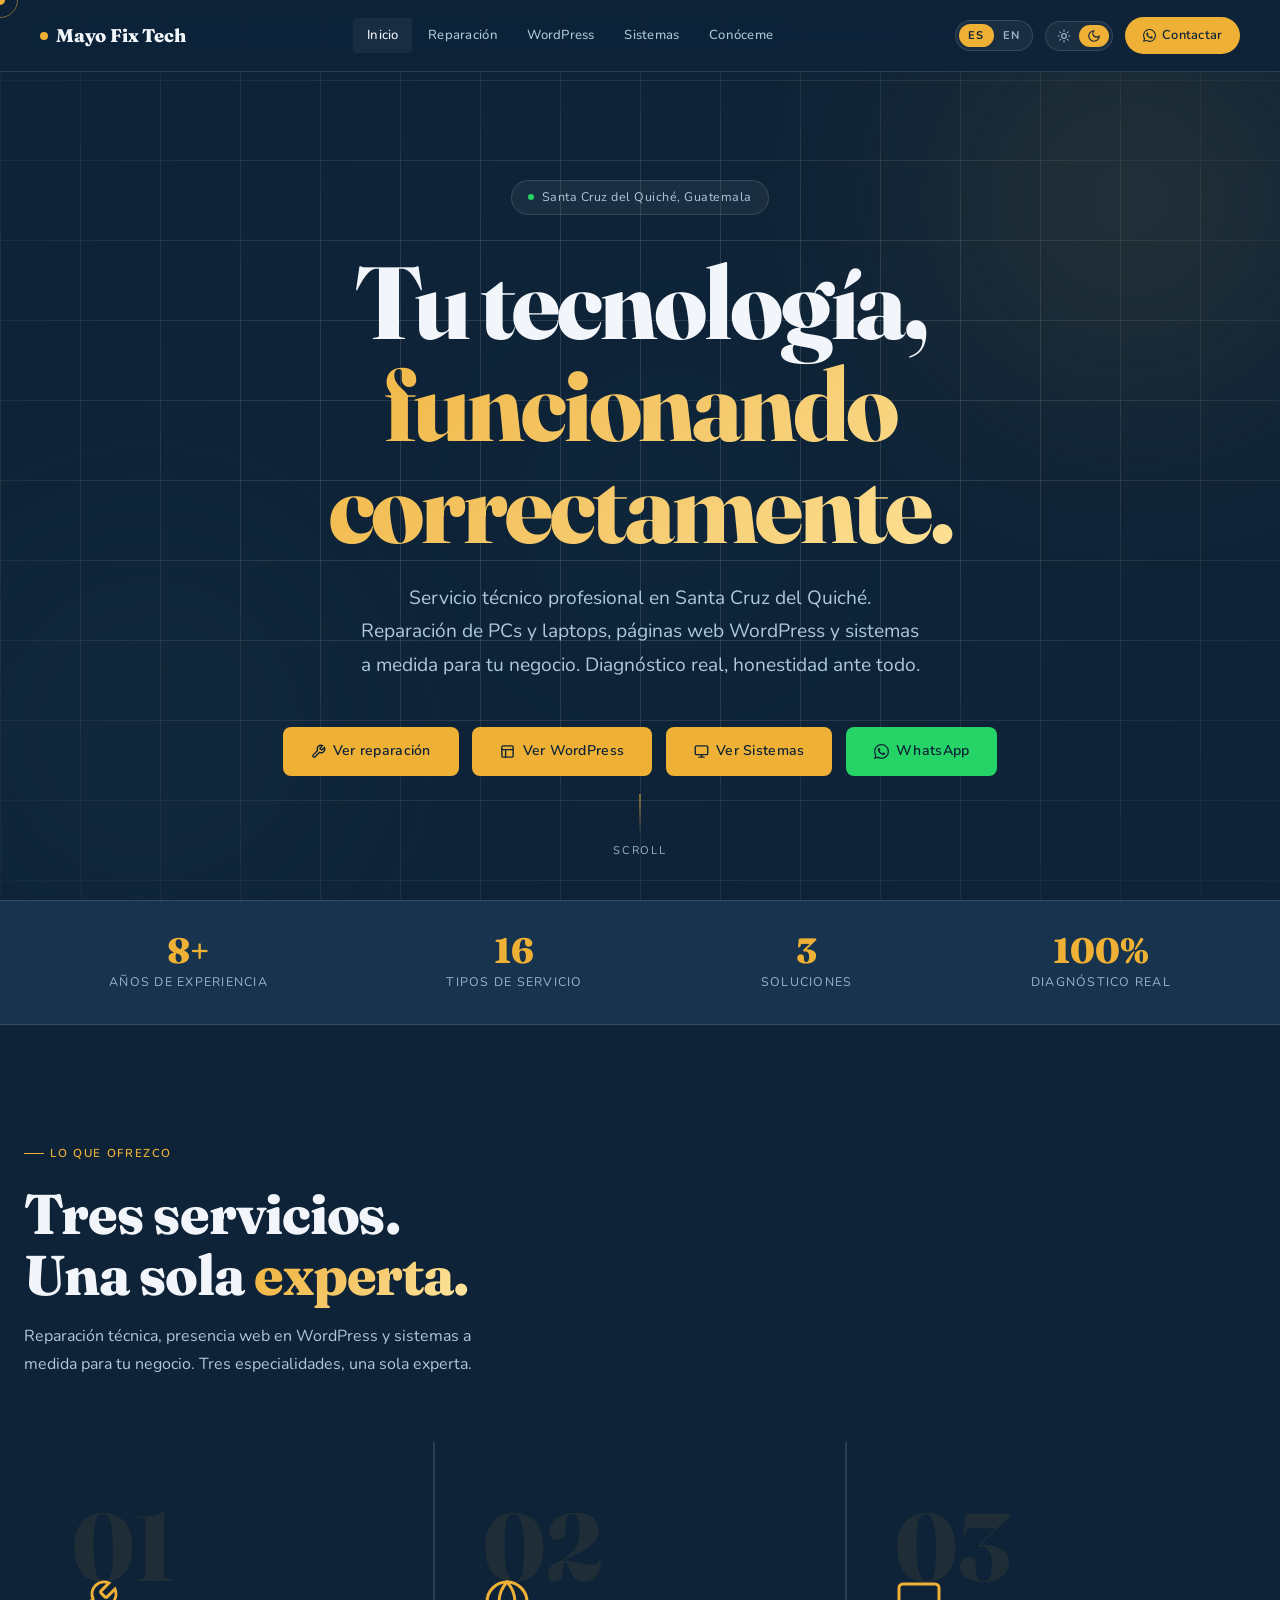
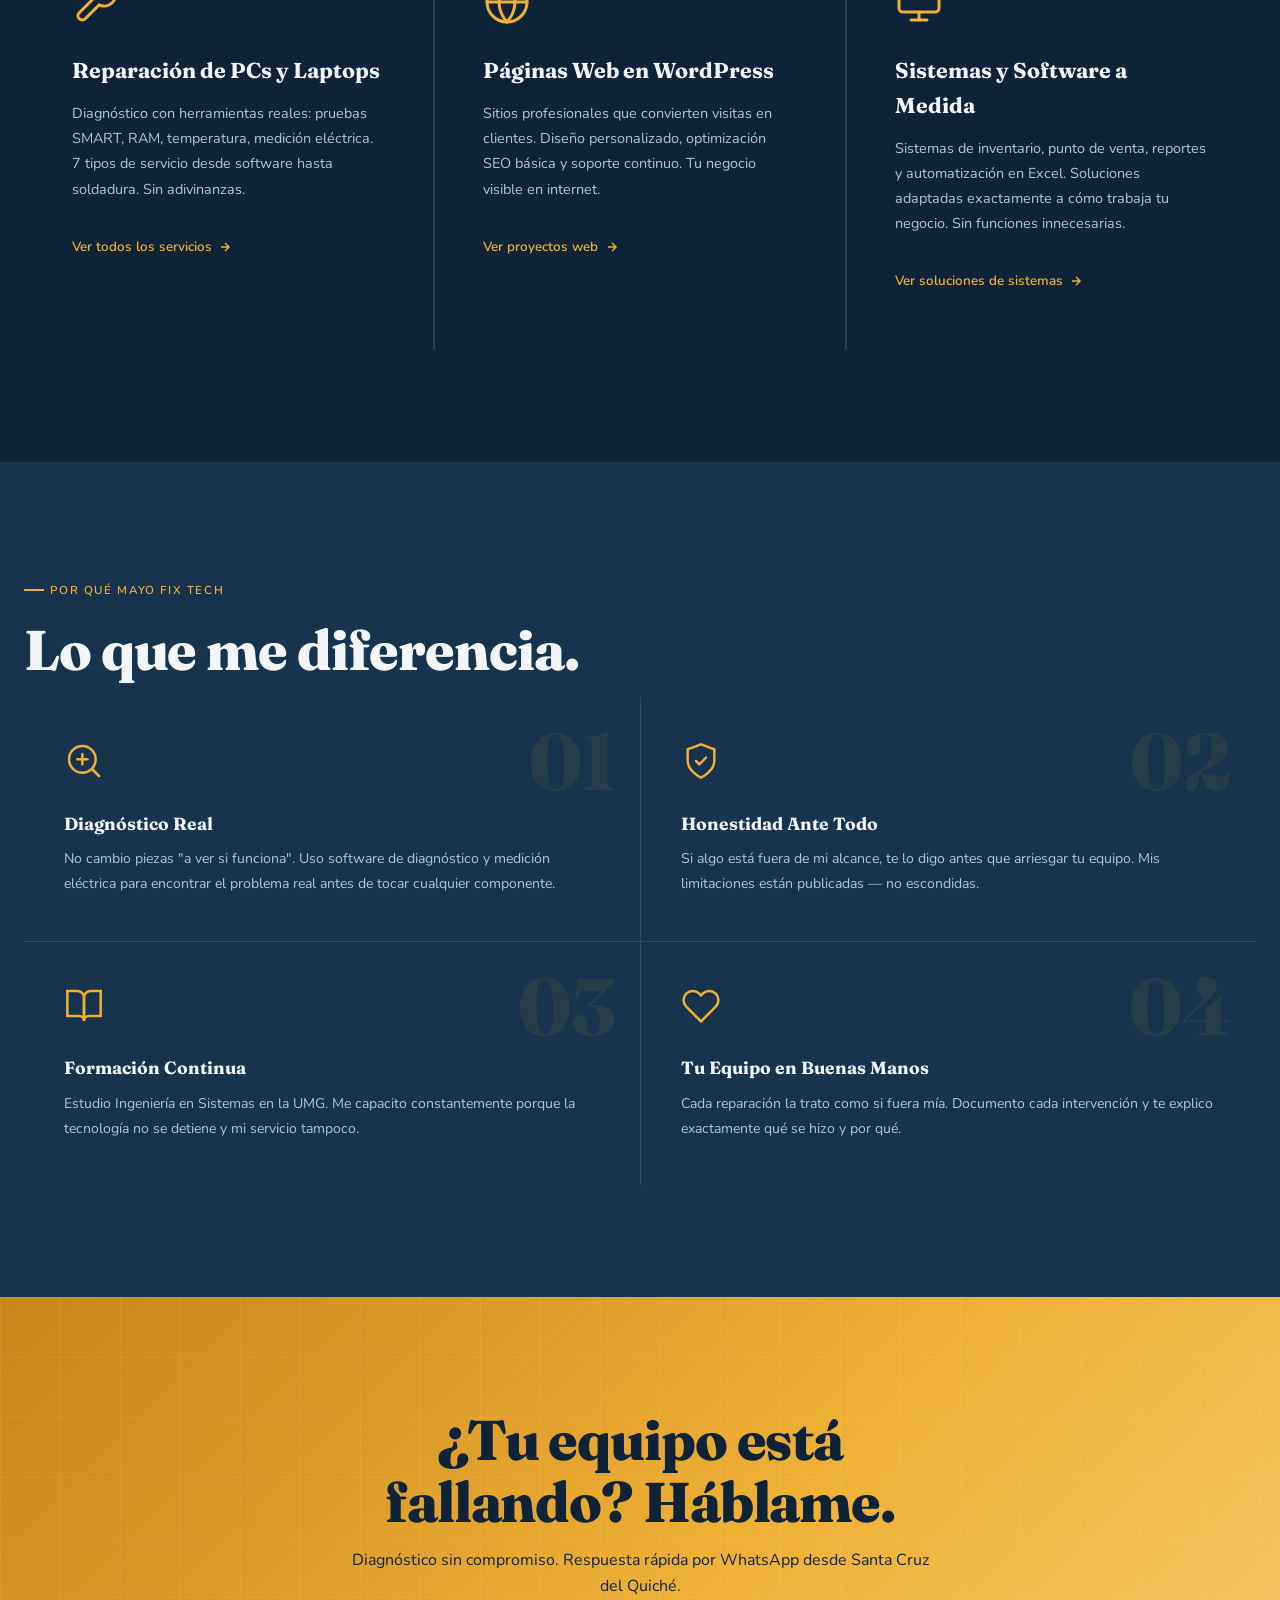
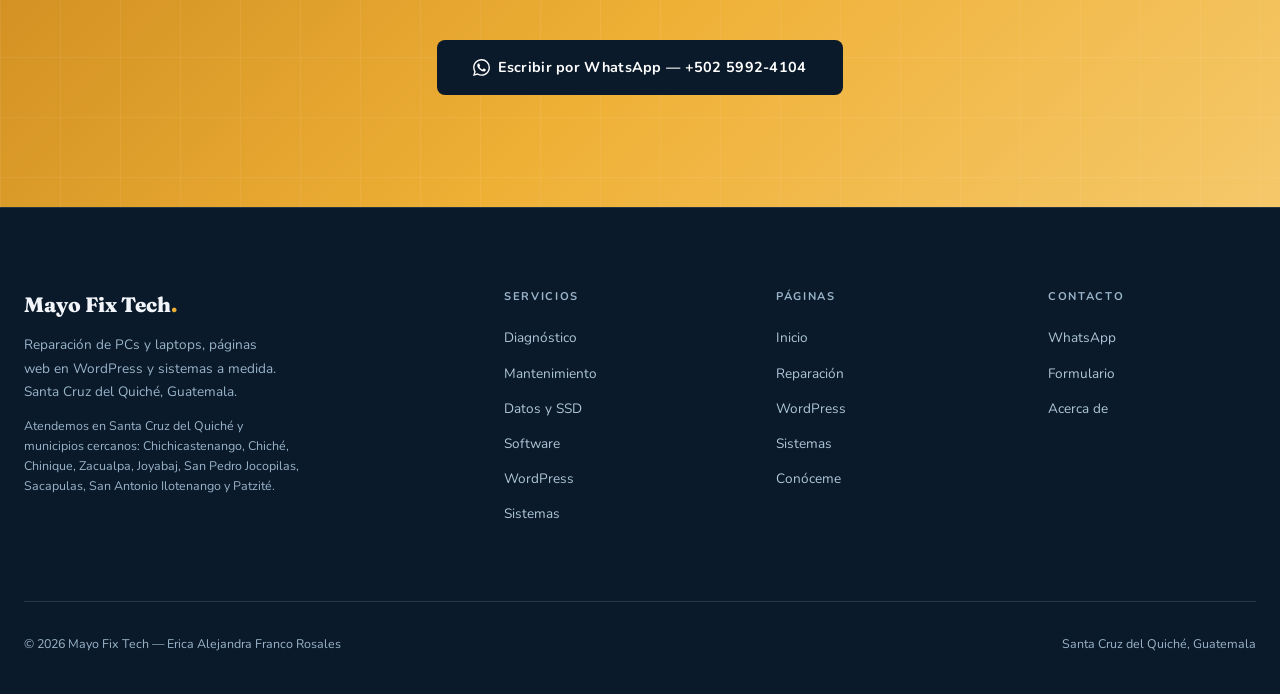
<file: index.html>
<!DOCTYPE html>

<html lang="es">

<head>

  <meta charset="UTF-8">

  <meta name="viewport" content="width=device-width, initial-scale=1.0">

  <!-- Título optimizado SEO: servicio + ubicación (máx. 60 caracteres) -->
  <title>Técnica de Computadoras en Quiché | Mayo Fix Tech</title>
  <!-- Canonical: URL canónica para evitar contenido duplicado (actualizar si el dominio cambia) -->
  <link rel="canonical" href="https://mayofixtech.com/">

  <!-- Descripción para Google: orientada a generar clic (máx. 155 caracteres) -->
  <meta name="description" content="Reparación de computadoras, páginas WordPress y sistemas a medida en Santa Cruz del Quiché. Cobertura en Chichicastenango y municipios de Quiché. Diagnóstico real.">

  <!-- Geolocalización: región GT-QC = Quiché, Guatemala -->
  <meta name="geo.region" content="GT-QC">
  <meta name="geo.placename" content="Santa Cruz del Quiché">

  <!-- Open Graph: mejora la vista previa al compartir en redes sociales -->
  <meta property="og:type" content="website">
  <meta property="og:locale" content="es_GT">
  <meta property="og:site_name" content="Mayo Fix Tech">
  <meta property="og:title" content="Técnica de Computadoras en Quiché | Mayo Fix Tech">
  <meta property="og:description" content="Reparación de computadoras, páginas WordPress y sistemas a medida en Santa Cruz del Quiché. Cobertura en Chichicastenango y municipios de Quiché.">
  <meta property="og:url" content="https://mayofixtech.com/">

  <!-- <!-- Vista previa al compartir (WhatsApp, Facebook, LinkedIn). La URL debe ser absoluta
       o WhatsApp no la encuentra, y por debajo de 300 KB o la descarta. -->
  <meta property="og:image" content="https://mayofixtech.com/og-image.jpg">
  <meta property="og:image:width" content="1200">
  <meta property="og:image:height" content="630">
  <meta property="og:image:type" content="image/jpeg">
  <meta property="og:image:alt" content="Mayo Fix Tech — Diagnóstico y reparación de PC">

  <!-- Mismo dato para X/Twitter y para los clientes que leen estas etiquetas -->
  <meta name="twitter:card" content="summary_large_image">
  <meta name="twitter:title" content="Técnica de Computadoras en Quiché | Mayo Fix Tech">
  <meta name="twitter:description" content="Reparación de computadoras, páginas WordPress y sistemas a medida en Santa Cruz del Quiché. Cobertura en Chichicastenango y municipios de Quiché.">
  <meta name="twitter:image" content="https://mayofixtech.com/og-image.jpg">

  <!-- Preconecta con Google Fonts: primera conexión al CDN de CSS, segunda al CDN de archivos .woff2 -->
  <link rel="preconnect" href="https://fonts.googleapis.com">
  <link rel="preconnect" href="https://fonts.gstatic.com" crossorigin>

  <!-- <!-- Carga no bloqueante: media="print" evita que la fuente bloquee el render y onload la aplica. -->
  <link rel="preload" as="style" href="https://fonts.googleapis.com/css2?family=Fraunces:opsz,wght@9..144,700;9..144,800&family=Nunito:wght@400;500;600;700&display=swap">
  <link href="https://fonts.googleapis.com/css2?family=Fraunces:opsz,wght@9..144,700;9..144,800&family=Nunito:wght@400;500;600;700&display=swap" rel="stylesheet" media="print" onload="this.media='all'">
  <noscript><link rel="stylesheet" href="https://fonts.googleapis.com/css2?family=Fraunces:opsz,wght@9..144,700;9..144,800&family=Nunito:wght@400;500;600;700&display=swap"></noscript>

  <!-- <!-- Iconos: el .ico lleva 16/32/48 px (el de 16 con el trazo más grueso para que se lea);
       el .svg para navegadores modernos y el .png para la pantalla de inicio en iOS. -->
  <link rel="icon" href="favicon.ico" sizes="32x32">
  <link rel="icon" href="favicon.svg" type="image/svg+xml">
  <link rel="apple-touch-icon" href="apple-touch-icon.png">

  <!-- ── TEMA CLARO / OSCURO El sitio abre siempre en oscuro, sin mirar la preferencia del sistema. Solo se respeta el tema que el visitante haya elegido antes con el selector. Se aplica antes de que el navegador pinte nada, para que al recargar no se vea un destello. -->
  <meta name="color-scheme" content="dark light">
  <meta name="theme-color" content="#0E2337">
  <script>
    (function () {
      var t = null;
      try { t = localStorage.getItem('theme'); } catch (e) {}
      if (t !== 'light' && t !== 'dark') t = 'dark';
      document.documentElement.setAttribute('data-theme', t);
      if (t === 'light') {
        var m = document.querySelector('meta[name="theme-color"]');
        if (m) m.setAttribute('content', '#F5F8FC');
      }
    }());
  </script>

  <!-- Google Analytics 4. Va con async para no retrasar la carga de la página.
       El evento contacto_whatsapp se envía desde js/main.js. -->
  <script async src="https://www.googletagmanager.com/gtag/js?id=G-TFHFFPBXV7"></script>
  <script>
    window.dataLayer = window.dataLayer || [];
    function gtag(){dataLayer.push(arguments);}
    gtag('js', new Date());
    gtag('config', 'G-TFHFFPBXV7');
  </script>

  <link rel="stylesheet" href="css/styles.css">

  <!-- Schema.org LocalBusiness: datos estructurados para Google Maps y búsqueda local -->
  <script type="application/ld+json">
  {
    "@context": "https://schema.org",
    "@type": "LocalBusiness",
    "name": "Mayo Fix Tech",
    "description": "Reparación de computadoras, páginas WordPress y sistemas a medida en Santa Cruz del Quiché, Guatemala.",
    "telephone": "+502-5992-4104",
    "address": {
      "@type": "PostalAddress",
      "addressLocality": "Santa Cruz del Quiché",
      "addressRegion": "Quiché",
      "addressCountry": "GT"
    },
    "areaServed": [
      "Santa Cruz del Quiché",
      "Chichicastenango",
      "Chiché",
      "Chinique",
      "Zacualpa",
      "Joyabaj",
      "San Pedro Jocopilas",
      "Sacapulas",
      "San Antonio Ilotenango",
      "Patzité"
    ],
    "hasOfferCatalog": {
      "@type": "OfferCatalog",
      "name": "Servicios técnicos",
      "itemListElement": [
        {"@type": "Offer", "itemOffered": {"@type": "Service", "name": "Reparación de computadoras"}},
        {"@type": "Offer", "itemOffered": {"@type": "Service", "name": "Diseño de páginas web WordPress"}},
        {"@type": "Offer", "itemOffered": {"@type": "Service", "name": "Sistemas y software a medida"}}
      ]
    },
    "priceRange": "$$",
    "@id": "https://mayofixtech.com/#business"
  }
  </script>
</head>
<body>

  <!-- CURSOR PERSONALIZADO Dos divs vacíos posicionados con JavaScript para seguir al mouse. - #cursor: el punto central - #cursorRing: el anillo exterior con delay -->
  <a href="#main-content" class="skip-link">Saltar al contenido</a>
  <div class="cursor" id="cursor"></div>
  <div class="cursor-ring" id="cursorRing"></div>
  <svg style="display:none" aria-hidden="true" focusable="false"><symbol id="ico-wa" viewBox="0 0 24 24"><path d="M17.472 14.382c-.297-.149-1.758-.867-2.03-.967-.273-.099-.471-.148-.67.15-.197.297-.767.966-.94 1.164-.173.199-.347.223-.644.075-.297-.15-1.255-.463-2.39-1.475-.883-.788-1.48-1.761-1.653-2.059-.173-.297-.018-.458.13-.606.134-.133.298-.347.446-.52.149-.174.198-.298.298-.497.099-.198.05-.371-.025-.52-.075-.149-.669-1.612-.916-2.207-.242-.579-.487-.5-.669-.51-.173-.008-.371-.01-.57-.01-.198 0-.52.074-.792.372-.272.297-1.04 1.016-1.04 2.479 0 1.462 1.065 2.875 1.213 3.074.149.198 2.096 3.2 5.077 4.487.709.306 1.262.489 1.694.625.712.227 1.36.195 1.871.118.571-.085 1.758-.719 2.006-1.413.248-.694.248-1.289.173-1.413-.074-.124-.272-.198-.57-.347m-5.421 7.403h-.004a9.87 9.87 0 0 1-5.031-1.378l-.361-.214-3.741.982.998-3.648-.235-.374a9.86 9.86 0 0 1-1.51-5.26c.001-5.45 4.436-9.884 9.888-9.884 2.64 0 5.122 1.03 6.988 2.898a9.825 9.825 0 0 1 2.893 6.994c-.003 5.45-4.437 9.884-9.885 9.884m8.413-18.297A11.815 11.815 0 0 0 12.05 0C5.495 0 .16 5.335.157 11.892c0 2.096.547 4.142 1.588 5.945L.057 24l6.305-1.654a11.882 11.882 0 0 0 5.683 1.448h.005c6.554 0 11.89-5.335 11.893-11.893a11.821 11.821 0 0 0-3.48-8.413Z"/></symbol><symbol id="ico-sun" viewBox="0 0 24 24" fill="none" stroke="currentColor" stroke-width="2" stroke-linecap="round" stroke-linejoin="round"><circle cx="12" cy="12" r="4"/><path d="M12 2v2m0 16v2M4.93 4.93l1.41 1.41m11.32 11.32 1.41 1.41M2 12h2m16 0h2M6.34 17.66l-1.41 1.41M19.07 4.93l-1.41 1.41"/></symbol><symbol id="ico-moon" viewBox="0 0 24 24" fill="none" stroke="currentColor" stroke-width="2" stroke-linecap="round" stroke-linejoin="round"><path d="M12 3a6 6 0 0 0 9 9 9 9 0 1 1-9-9Z"/></symbol></svg>

  <!-- BARRA DE NAVEGACIÓN position: fixed en el CSS → siempre visible en la parte superior. id="navbar" por si se necesita manipular con JS. -->
  <nav id="navbar">
    <a href="index.html" class="nav-logo">
      <div class="nav-logo-dot"></div>      Mayo Fix Tech
    </a>

    <ul class="nav-links">
      <li><a href="index.html" class="active" data-i18n="nav_home">Inicio</a></li>
      <li><a href="reparacion.html" data-i18n="nav_repair">Reparación</a></li>
      <li><a href="wordpress.html">WordPress</a></li>
      <li><a href="sistemas.html" data-i18n="nav_sistemas">Sistemas</a></li>
      <li><a href="nosotros.html" data-i18n="nav_about">Conóceme</a></li>
    </ul>

    <div class="nav-right">
      <!-- Selector de idioma ES/EN
           role="switch" y aria-label → accesibilidad para lectores de pantalla
           onclick="toggleLang()" → llama a la función JS al hacer clic -->
      <div class="lang-switch is-es" onclick="toggleLang()" role="switch" tabindex="0" aria-checked="false" aria-label="Cambiar idioma">
        <div class="lang-switch-pill"></div>        <span class="lang-switch-opt">ES</span>
        <span class="lang-switch-opt">EN</span>
      </div>
      <!-- <!-- Selector de tema: sol = claro, luna = oscuro. El estado lo fija applyTheme() en main.js. -->
      <button class="theme-switch is-dark" type="button" onclick="toggleTheme()" role="switch" aria-checked="true" aria-label="Cambiar tema">
        <span class="theme-switch-pill"></span>
        <span class="theme-switch-opt"><svg aria-hidden="true" focusable="false"><use href="#ico-sun"/></svg></span>
        <span class="theme-switch-opt"><svg aria-hidden="true" focusable="false"><use href="#ico-moon"/></svg></span>
      </button>
      <a href="https://wa.me/50259924104" target="_blank" rel="noopener" class="nav-cta">
        <svg width="13" height="13" fill="currentColor" aria-hidden="true"><use href="#ico-wa"/></svg>
        <span data-i18n="nav_contact">Contactar</span>
      </a>
      <button class="hamburger" aria-label="Menú" onclick="toggleMenu()">
        <span></span><span></span><span></span>
      </button>
    </div>
  </nav>

  <div class="mobile-menu" id="mobileMenu">
    <a href="index.html" data-i18n="nav_home">Inicio</a>
    <a href="reparacion.html" data-i18n="nav_repair">Reparación</a>
    <a href="wordpress.html">WordPress</a>
    <a href="sistemas.html" data-i18n="nav_sistemas">Sistemas</a>
    <a href="nosotros.html" data-i18n="nav_about">Conóceme</a>

  </div>

  <!-- SECCIÓN HERO Primera pantalla que ve el usuario. Contiene: - Fondo con cuadrícula sutil - 3 orbs (círculos de luz difusa animados) - Contenido principal: badge, título, subtítulo y botones - Indicador "scroll" animado en la parte inferior -->
  <section class="hero" id="main-content">
    <div class="hero-grid-bg"></div>

    <div class="hero-orb orb1"></div>  <!-- Dorado, arriba-derecha -->
    <div class="hero-orb orb2"></div>  <!-- Azul, abajo-izquierda -->
    <div class="hero-orb orb3"></div>  <!-- Azul suave, centro -->

    <div class="hero-content">
      <div class="hero-badge">
        <div class="hero-badge-dot"></div>
        <span data-i18n="hero_badge">Santa Cruz del Quiché, Guatemala</span>
      </div>

      <h1>
        <span data-i18n="hero_h1_1">Tu tecnología,</span>
        <span class="grad" data-i18n="hero_h1_2">funcionando correctamente.</span>  <!-- "funcionando correctamente." tiene el texto degradado dorado -->
      </h1>

      <p class="hero-sub" data-i18n="hero_sub">Servicio técnico profesional en Santa Cruz del Quiché. Reparación de PCs y laptops, páginas web WordPress y sistemas a medida para tu negocio. Diagnóstico real, honestidad ante todo.</p>

      <!-- 3 botones de acción: Reparación, WordPress, WhatsApp -->
      <div class="hero-actions">
        <a href="reparacion.html" class="btn btn-primary">
          <svg width="15" height="15" viewBox="0 0 24 24" fill="none" stroke="currentColor" stroke-width="2.2" stroke-linecap="round"><path d="M14.7 6.3a1 1 0 0 0 0 1.4l1.6 1.6a1 1 0 0 0 1.4 0l3.77-3.77a6 6 0 0 1-7.94 7.94l-6.91 6.91a2.12 2.12 0 0 1-3-3l6.91-6.91a6 6 0 0 1 7.94-7.94l-3.76 3.76z"/></svg>
          <span data-i18n="btn_repair">Ver reparación</span>
        </a>
        <a href="wordpress.html" class="btn btn-primary">
          <svg width="15" height="15" viewBox="0 0 24 24" fill="none" stroke="currentColor" stroke-width="2.2" stroke-linecap="round"><rect x="3" y="3" width="18" height="18" rx="2"/><path d="M3 9h18M9 21V9"/></svg>
          <span data-i18n="btn_wp">Ver WordPress</span>
        </a>
        <a href="sistemas.html" class="btn btn-primary">
          <svg width="15" height="15" viewBox="0 0 24 24" fill="none" stroke="currentColor" stroke-width="2.2" stroke-linecap="round"><rect x="2" y="3" width="20" height="14" rx="2"/><path d="M8 21h8M12 17v4"/></svg>
          <span data-i18n="btn_sistemas">Ver Sistemas</span>
        </a>
        <a href="https://wa.me/50259924104" target="_blank" rel="noopener" class="btn btn-wa">
          <svg width="15" height="15" fill="currentColor" aria-hidden="true"><use href="#ico-wa"/></svg>
          WhatsApp
        </a>
      </div>
    </div>

    <!-- Indicador visual de scroll con línea y texto "scroll" -->
    <div class="hero-scroll">
      <div class="hero-scroll-line"></div>
      scroll
    </div>
  </section>

  <!-- BARRA DE ESTADÍSTICAS 4 números destacados sobre la experiencia y servicios. Cada .stat tiene clase .reveal para la animación de entrada. -->
  <div class="stats-bar">
    <div class="stats-inner">
      <!-- Estadística 1: años de experiencia (sin delay) -->
      <div class="stat reveal">
        <div class="stat-num">8+</div>
        <div class="stat-label" data-i18n="stat1">Años de experiencia</div>
      </div>
      <!-- Estadística 2: tipos de servicio (0.1s de delay) -->
      <div class="stat reveal reveal-delay-1">
        <div class="stat-num">16</div>
        <div class="stat-label" data-i18n="stat2">Tipos de servicio</div>
      </div>
      <!-- Estadística 3: soluciones (0.2s de delay) -->
      <div class="stat reveal reveal-delay-2">
        <div class="stat-num">3</div>
        <div class="stat-label" data-i18n="stat3">Soluciones</div>
      </div>
      <!-- Estadística 4: diagnóstico real (0.3s de delay) -->
      <div class="stat reveal reveal-delay-3">
        <div class="stat-num">100%</div>
        <div class="stat-label" data-i18n="stat4">Diagnóstico real</div>
      </div>
    </div>
  </div>

  <!-- SECCIÓN DE SERVICIOS (preview) Muestra los 3 servicios del negocio en un grid de 3 columnas (se reduce a 2 en tablets y a 1 en celulares vía @media). -->
  <section class="services-preview">
    <div class="max">  <!-- .max = contenedor centrado con ancho máximo -->
      <!-- Tag de sección con línea decorativa antes del texto -->
      <p class="section-tag reveal" data-i18n="srv_tag">Lo que ofrezco</p>

      <!-- Título con texto degradado en "experta." -->
      <h2 class="section-title reveal" data-i18n-html="srv_title">Tres servicios.<br>Una sola <span class="grad">experta.</span></h2>

      <p class="section-sub reveal" data-i18n="srv_sub">Reparación técnica, presencia web en WordPress y sistemas a medida para tu negocio. Tres especialidades, una sola experta.</p>

      <!-- Grid de 3 columnas para los servicios (Reparación / WordPress / Sistemas) -->
      <div class="service-cols reveal">

        <!-- Servicio 1: Reparación de PCs -->
        <div class="svc-col">
          <div class="svc-col-num" aria-hidden="true">01</div>  <!-- Número decorativo de fondo -->
          <!-- SVG de ícono de llave/herramienta -->
          <svg class="svc-col-icon" viewBox="0 0 24 24" fill="none" stroke="currentColor" stroke-width="1.5" stroke-linecap="round">
            <path d="M14.7 6.3a1 1 0 0 0 0 1.4l1.6 1.6a1 1 0 0 0 1.4 0l3.77-3.77a6 6 0 0 1-7.94 7.94l-6.91 6.91a2.12 2.12 0 0 1-3-3l6.91-6.91a6 6 0 0 1 7.94-7.94l-3.76 3.76z"/>
          </svg>
          <h3 data-i18n="svc1_title">Reparación de PCs y Laptops</h3>
          <p data-i18n="svc1_desc">Diagnóstico con herramientas reales: pruebas SMART, RAM, temperatura, medición eléctrica. 7 tipos de servicio desde software hasta soldadura. Sin adivinanzas.</p>
          <!-- Enlace con flecha → el gap entre texto y flecha crece al hover -->
          <a href="reparacion.html" class="svc-col-link">
            <span data-i18n="svc1_link">Ver todos los servicios</span>
            <svg width="14" height="14" viewBox="0 0 24 24" fill="none" stroke="currentColor" stroke-width="2.5"><path d="M5 12h14M12 5l7 7-7 7"/></svg>
          </a>
        </div>

        <!-- Servicio 2: WordPress -->
        <div class="svc-col">
          <div class="svc-col-num" aria-hidden="true">02</div>
          <!-- SVG de ícono de WordPress/web -->
          <svg class="svc-col-icon" viewBox="0 0 24 24" fill="none" stroke="currentColor" stroke-width="1.5" stroke-linecap="round">
            <circle cx="12" cy="12" r="10"/><path d="M2 12h20M12 2a15.3 15.3 0 0 1 4 10 15.3 15.3 0 0 1-4 10 15.3 15.3 0 0 1-4-10 15.3 15.3 0 0 1 4-10z"/>
          </svg>
          <h3 data-i18n="svc2_title">Páginas Web en WordPress</h3>
          <p data-i18n="svc2_desc">Sitios profesionales que convierten visitas en clientes. Diseño personalizado, optimización SEO básica y soporte continuo. Tu negocio visible en internet.</p>
          <a href="wordpress.html" class="svc-col-link">
            <span data-i18n="svc2_link">Ver proyectos web</span>
            <svg width="14" height="14" viewBox="0 0 24 24" fill="none" stroke="currentColor" stroke-width="2.5"><path d="M5 12h14M12 5l7 7-7 7"/></svg>
          </a>
        </div>

        <!-- Servicio 3: Sistemas -->
        <div class="svc-col">
          <div class="svc-col-num" aria-hidden="true">03</div>
          <!-- SVG de ícono de servidor/sistema -->
          <svg class="svc-col-icon" viewBox="0 0 24 24" fill="none" stroke="currentColor" stroke-width="1.5" stroke-linecap="round">
            <rect x="2" y="3" width="20" height="14" rx="2"/><path d="M8 21h8M12 17v4"/>
          </svg>
          <h3 data-i18n="svc3_title">Sistemas y Software a Medida</h3>
          <p data-i18n="svc3_desc">Sistemas de inventario, punto de venta, reportes y automatización en Excel. Soluciones adaptadas exactamente a cómo trabaja tu negocio. Sin funciones innecesarias.</p>
          <a href="sistemas.html" class="svc-col-link">
            <span data-i18n="svc3_link">Ver soluciones de sistemas</span>
            <svg width="14" height="14" viewBox="0 0 24 24" fill="none" stroke="currentColor" stroke-width="2.5"><path d="M5 12h14M12 5l7 7-7 7"/></svg>
          </a>
        </div>

      </div>
    </div>
  </section>

  <!-- SECCIÓN "POR QUÉ MAYO FIX TECH" 4 tarjetas con los diferenciadores del negocio. Fondo más claro (--bg2) para contrastar con la sección anterior. -->
  <section class="why">
    <div class="max">
      <p class="section-tag reveal" data-i18n="why_tag">Por qué Mayo Fix Tech</p>
      <h2 class="section-title reveal" data-i18n="why_title">Lo que me diferencia.</h2>

      <!-- Grid 2x2 para las 4 tarjetas -->
      <div class="why-grid">

        <!-- Tarjeta 1: Diagnóstico Real -->
        <div class="why-card reveal">
          <div class="why-card-num" aria-hidden="true">01</div>  <!-- Número en esquina superior derecha -->
          <!-- SVG: ícono de lupa con cruz (diagnóstico/búsqueda) -->
          <svg class="why-icon" viewBox="0 0 24 24" fill="none" stroke="currentColor" stroke-width="1.5" stroke-linecap="round"><circle cx="11" cy="11" r="8"/><path d="m21 21-4.35-4.35"/><line x1="11" y1="8" x2="11" y2="14"/><line x1="8" y1="11" x2="14" y2="11"/></svg>
          <h3 data-i18n="why1_title">Diagnóstico Real</h3>
          <p data-i18n="why1_desc">No cambio piezas "a ver si funciona". Uso software de diagnóstico y medición eléctrica para encontrar el problema real antes de tocar cualquier componente.</p>
        </div>

        <!-- Tarjeta 2: Honestidad (delay 0.1s) -->
        <div class="why-card reveal reveal-delay-1">
          <div class="why-card-num" aria-hidden="true">02</div>
          <!-- SVG: escudo con check (honestidad/confianza) -->
          <svg class="why-icon" viewBox="0 0 24 24" fill="none" stroke="currentColor" stroke-width="1.5" stroke-linecap="round"><path d="M12 22s8-4 8-10V5l-8-3-8 3v7c0 6 8 10 8 10z"/><path d="m9 12 2 2 4-4"/></svg>
          <h3 data-i18n="why2_title">Honestidad Ante Todo</h3>
          <p data-i18n="why2_desc">Si algo está fuera de mi alcance, te lo digo antes que arriesgar tu equipo. Mis limitaciones están publicadas — no escondidas.</p>
        </div>

        <!-- Tarjeta 3: Formación Continua (delay 0.2s) -->
        <div class="why-card reveal reveal-delay-2">
          <div class="why-card-num" aria-hidden="true">03</div>
          <!-- SVG: dos libros abiertos (formación/estudio) -->
          <svg class="why-icon" viewBox="0 0 24 24" fill="none" stroke="currentColor" stroke-width="1.5" stroke-linecap="round"><path d="M2 3h6a4 4 0 0 1 4 4v14a3 3 0 0 0-3-3H2z"/><path d="M22 3h-6a4 4 0 0 0-4 4v14a3 3 0 0 1 3-3h7z"/></svg>
          <h3 data-i18n="why3_title">Formación Continua</h3>
          <p data-i18n="why3_desc">Estudio Ingeniería en Sistemas en la UMG. Me capacito constantemente porque la tecnología no se detiene y mi servicio tampoco.</p>
        </div>

        <!-- Tarjeta 4: Tu equipo en buenas manos (delay 0.3s) -->
        <div class="why-card reveal reveal-delay-3">
          <div class="why-card-num" aria-hidden="true">04</div>
          <!-- SVG: corazón (cuidado/dedicación) -->
          <svg class="why-icon" viewBox="0 0 24 24" fill="none" stroke="currentColor" stroke-width="1.5" stroke-linecap="round"><path d="M20.84 4.61a5.5 5.5 0 0 0-7.78 0L12 5.67l-1.06-1.06a5.5 5.5 0 0 0-7.78 7.78l1.06 1.06L12 21.23l7.78-7.78 1.06-1.06a5.5 5.5 0 0 0 0-7.78z"/></svg>
          <h3 data-i18n="why4_title">Tu Equipo en Buenas Manos</h3>
          <p data-i18n="why4_desc">Cada reparación la trato como si fuera mía. Documento cada intervención y te explico exactamente qué se hizo y por qué.</p>
        </div>

      </div>
    </div>
  </section>

  <!-- BANDA DE LLAMADA A LA ACCIÓN (CTA BAND) Sección llamativa con fondo dorado para invitar a contactar. .reveal → aparece con animación al hacer scroll. -->
  <section class="cta-band">
    <div class="cta-band-inner reveal">
      <h2 data-i18n="cta_h2">¿Tu equipo está fallando? Háblame.</h2>
      <p data-i18n="cta_p">Diagnóstico sin compromiso. Respuesta rápida por WhatsApp desde Santa Cruz del Quiché.</p>
      <a href="https://wa.me/50259924104" target="_blank" rel="noopener" class="btn btn-dark">
        <svg width="17" height="17" fill="currentColor" aria-hidden="true"><use href="#ico-wa"/></svg>
        <span data-i18n="cta_btn">Escribir por WhatsApp — +502 5992-4104</span>
      </a>
    </div>
  </section>

  <!-- PIE DE PÁGINA (FOOTER) Dividido en 2 partes: - .footer-top: grid con la marca + 3 columnas de enlaces - .footer-bottom: copyright + ubicación -->
  <footer>
    <!-- Parte superior: información y enlaces -->
    <div class="footer-top">
      <!-- Columna de marca (más ancha: 2fr en el grid) -->
      <div class="footer-brand">
        <!-- El punto al final del nombre tiene color dorado via style inline -->
        <div class="brand-name">Mayo Fix Tech<span>.</span></div>
        <p data-i18n="footer_brand_p">Reparación de PCs y laptops, páginas web en WordPress y sistemas a medida. Santa Cruz del Quiché, Guatemala.</p>
        <p class="footer-coverage" data-i18n="footer_coverage">Atendemos en Santa Cruz del Quiché y municipios cercanos: Chichicastenango, Chiché, Chinique, Zacualpa, Joyabaj, San Pedro Jocopilas, Sacapulas, San Antonio Ilotenango y Patzité.</p>
      </div>

      <!-- Columna de servicios -->
      <div class="footer-col">
        <h4 data-i18n="footer_h_services">Servicios</h4>
        <ul>
          <li><a href="reparacion.html" data-i18n="footer_link_diag">Diagnóstico</a></li>
          <li><a href="reparacion.html" data-i18n="footer_link_maint">Mantenimiento</a></li>
          <li><a href="reparacion.html" data-i18n="footer_link_data">Datos y SSD</a></li>
          <li><a href="reparacion.html" data-i18n="footer_link_soft">Software</a></li>
          <li><a href="wordpress.html">WordPress</a></li>
          <li><a href="sistemas.html" data-i18n="nav_sistemas">Sistemas</a></li>
        </ul>
      </div>

      <!-- Columna de páginas del sitio -->
      <div class="footer-col">
        <h4 data-i18n="footer_h_pages">Páginas</h4>
        <ul>
          <li><a href="index.html" data-i18n="nav_home">Inicio</a></li>
          <li><a href="reparacion.html" data-i18n="nav_repair">Reparación</a></li>
          <li><a href="wordpress.html">WordPress</a></li>
          <li><a href="sistemas.html" data-i18n="nav_sistemas">Sistemas</a></li>
          <li><a href="nosotros.html" data-i18n="nav_about">Conóceme</a></li>
        </ul>
      </div>

      <!-- Columna de contacto -->
      <div class="footer-col">
        <h4 data-i18n="footer_h_contact">Contacto</h4>
        <ul>
          <li><a href="https://wa.me/50259924104" target="_blank" rel="noopener">WhatsApp</a></li>
          <li><a href="nosotros.html#contacto" data-i18n="footer_form">Formulario</a></li>  <!-- #contacto = ancla a esa sección -->
          <li><a href="nosotros.html" data-i18n="footer_link_about">Acerca de</a></li>
        </ul>
      </div>
    </div>

    <!-- Parte inferior: copyright y ubicación -->
    <div class="footer-bottom">
      <span data-i18n="footer_copy">© 2026 Mayo Fix Tech — Erica Alejandra Franco Rosales</span>
      <span data-i18n="footer_loc">Santa Cruz del Quiché, Guatemala</span>
    </div>
  </footer>

  <!-- JAVASCRIPT Todo el JS está al final del <body> (antes de </body>) para que el HTML ya esté cargado cuando el JS intente manipularlo. -->
  <script>
    const translations = {
      es: {
        page_title:        'Técnica de Computadoras en Quiché | Mayo Fix Tech',
        hero_badge:        'Santa Cruz del Quiché, Guatemala',
        hero_h1_1:         'Tu tecnología,',
        hero_h1_2:         'funcionando correctamente.',
        hero_sub:          'Servicio técnico profesional en Santa Cruz del Quiché. Reparación de PCs y laptops, páginas web WordPress y sistemas a medida para tu negocio. Diagnóstico real, honestidad ante todo.',
        btn_repair:        'Ver reparación',
        btn_wp:            'Ver WordPress',
        btn_sistemas:      'Ver Sistemas',
        stat1:             'Años de experiencia',
        stat2:             'Tipos de servicio',
        stat3:             'Soluciones',
        stat4:             'Diagnóstico real',
        srv_tag:           'Lo que ofrezco',
        srv_title:         'Tres servicios.<br>Una sola <span class="grad">experta.</span>',
        srv_sub:           'Reparación técnica, presencia web en WordPress y sistemas a medida para tu negocio. Tres especialidades, una sola experta.',
        svc1_title:        'Reparación de PCs y Laptops',
        svc1_desc:         'Diagnóstico con herramientas reales: pruebas SMART, RAM, temperatura, medición eléctrica. 7 tipos de servicio desde software hasta soldadura. Sin adivinanzas.',
        svc1_link:         'Ver todos los servicios',
        svc2_title:        'Páginas Web en WordPress',
        svc2_desc:         'Sitios profesionales que convierten visitas en clientes. Diseño personalizado, optimización SEO básica y soporte continuo. Tu negocio visible en internet.',
        svc2_link:         'Ver proyectos web',
        svc3_title:        'Sistemas y Software a Medida',
        svc3_desc:         'Sistemas de inventario, punto de venta, reportes y automatización en Excel. Soluciones adaptadas exactamente a cómo trabaja tu negocio. Sin funciones innecesarias.',
        svc3_link:         'Ver soluciones de sistemas',
        why_tag:           'Por qué Mayo Fix Tech',
        why_title:         'Lo que me diferencia.',
        why1_title:        'Diagnóstico Real',
        why1_desc:         'No cambio piezas "a ver si funciona". Uso software de diagnóstico y medición eléctrica para encontrar el problema real antes de tocar cualquier componente.',
        why2_title:        'Honestidad Ante Todo',
        why2_desc:         'Si algo está fuera de mi alcance, te lo digo antes que arriesgar tu equipo. Mis limitaciones están publicadas — no escondidas.',
        why3_title:        'Formación Continua',
        why3_desc:         'Estudio Ingeniería en Sistemas en la UMG. Me capacito constantemente porque la tecnología no se detiene y mi servicio tampoco.',
        why4_title:        'Tu Equipo en Buenas Manos',
        why4_desc:         'Cada reparación la trato como si fuera mía. Documento cada intervención y te explico exactamente qué se hizo y por qué.',
        cta_h2:            '¿Tu equipo está fallando? Háblame.',
        cta_p:             'Diagnóstico sin compromiso. Respuesta rápida por WhatsApp desde Santa Cruz del Quiché.',
        cta_btn:           'Escribir por WhatsApp — +502 5992-4104',
        footer_brand_p:    'Reparación de PCs y laptops, páginas web en WordPress y sistemas a medida. Santa Cruz del Quiché, Guatemala.',
        footer_h_services: 'Servicios',
        footer_link_diag:  'Diagnóstico',
        footer_link_maint: 'Mantenimiento',
        footer_link_data:  'Datos y SSD',
        footer_link_soft:  'Software',
        footer_h_pages:    'Páginas',
        footer_h_contact:  'Contacto',
        footer_form:       'Formulario',
        footer_link_about: 'Acerca de',
        footer_loc:        'Santa Cruz del Quiché, Guatemala',
        nav_home:          'Inicio',
        nav_repair:        'Reparación',
        nav_sistemas:      'Sistemas',
        nav_about:         'Conóceme',
        nav_contact:       'Contactar',
        footer_copy:       '© 2026 Mayo Fix Tech — Erica Alejandra Franco Rosales',
        footer_coverage:   'Atendemos en Santa Cruz del Quiché y municipios cercanos: Chichicastenango, Chiché, Chinique, Zacualpa, Joyabaj, San Pedro Jocopilas, Sacapulas, San Antonio Ilotenango y Patzité.'
      },
      en: {
        page_title:        'Mayo Fix Tech — PC Repair & WordPress Design',
        hero_badge:        'Santa Cruz del Quiché, Guatemala',
        hero_h1_1:         'Your technology,',
        hero_h1_2:         'working correctly.',
        hero_sub:          'Professional PC and laptop repair. WordPress websites that grow businesses. Custom systems and software for your business. Real diagnostics, honesty above all.',
        btn_repair:        'See repair services',
        btn_wp:            'See WordPress',
        btn_sistemas:      'See Systems',
        stat1:             'Years of experience',
        stat2:             'Service types',
        stat3:             'Solutions',
        stat4:             'Real diagnostics',
        srv_tag:           'What I offer',
        srv_title:         'Three services.<br>One <span class="grad">expert.</span>',
        srv_sub:           'Technical repair, WordPress web presence, and custom systems for your business. Three specialties, one expert.',
        svc1_title:        'PC & Laptop Repair',
        svc1_desc:         'Real-tool diagnostics: SMART tests, RAM, temperature, electrical measurement. 7 service types from software to soldering. No guesswork.',
        svc1_link:         'See all services',
        svc2_title:        'WordPress Websites',
        svc2_desc:         'Professional sites that convert visitors into customers. Custom design, basic SEO optimization, and ongoing support. Your business visible online.',
        svc2_link:         'See web projects',
        svc3_title:        'Custom Systems & Software',
        svc3_desc:         'Inventory systems, point of sale, reports, and Excel automation. Solutions adapted exactly to how your business works. No unnecessary features.',
        svc3_link:         'See systems solutions',
        why_tag:           'Why Mayo Fix Tech',
        why_title:         'What sets me apart.',
        why1_title:        'Real Diagnostics',
        why1_desc:         "I don't swap parts hoping for the best. I use diagnostic software and electrical measurement to find the real problem before touching any component.",
        why2_title:        'Honesty Above All',
        why2_desc:         'If something is beyond my expertise, I tell you before risking your equipment. My limitations are published — not hidden.',
        why3_title:        'Continuous Learning',
        why3_desc:         'I study Systems Engineering at UMG. I continuously train myself because technology never stops and neither does my service.',
        why4_title:        'Your Equipment in Good Hands',
        why4_desc:         'I treat every repair as if it were my own. I document every intervention and explain exactly what was done and why.',
        cta_h2:            "Is your equipment failing? Message me.",
        cta_p:             'Diagnostics with no commitment. Fast response on WhatsApp from Santa Cruz del Quiché.',
        cta_btn:           'Message on WhatsApp — +502 5992-4104',
        footer_brand_p:    'PC & laptop repair, WordPress websites, and custom software systems. Santa Cruz del Quiché, Guatemala.',
        footer_h_services: 'Services',
        footer_link_diag:  'Diagnosis',
        footer_link_maint: 'Maintenance',
        footer_link_data:  'Data & SSD',
        footer_link_soft:  'Software',
        footer_h_pages:    'Pages',
        footer_h_contact:  'Contact',
        footer_form:       'Contact form',
        footer_link_about: 'About',
        footer_loc:        'Santa Cruz del Quiché, Guatemala',
        nav_home:          'Home',
        nav_repair:        'Repair',
        nav_sistemas:      'Systems',
        nav_about:         'Meet Me',
        nav_contact:       'Contact',
        footer_copy:       '© 2026 Mayo Fix Tech — Erica Alejandra Franco Rosales',
        footer_coverage:   'We serve Santa Cruz del Quiché and nearby municipalities: Chichicastenango, Chiché, Chinique, Zacualpa, Joyabaj, San Pedro Jocopilas, Sacapulas, San Antonio Ilotenango and Patzité.'
      }
    };

  </script>
  <script src="js/main.js"></script>
</body>
</html>
</file>
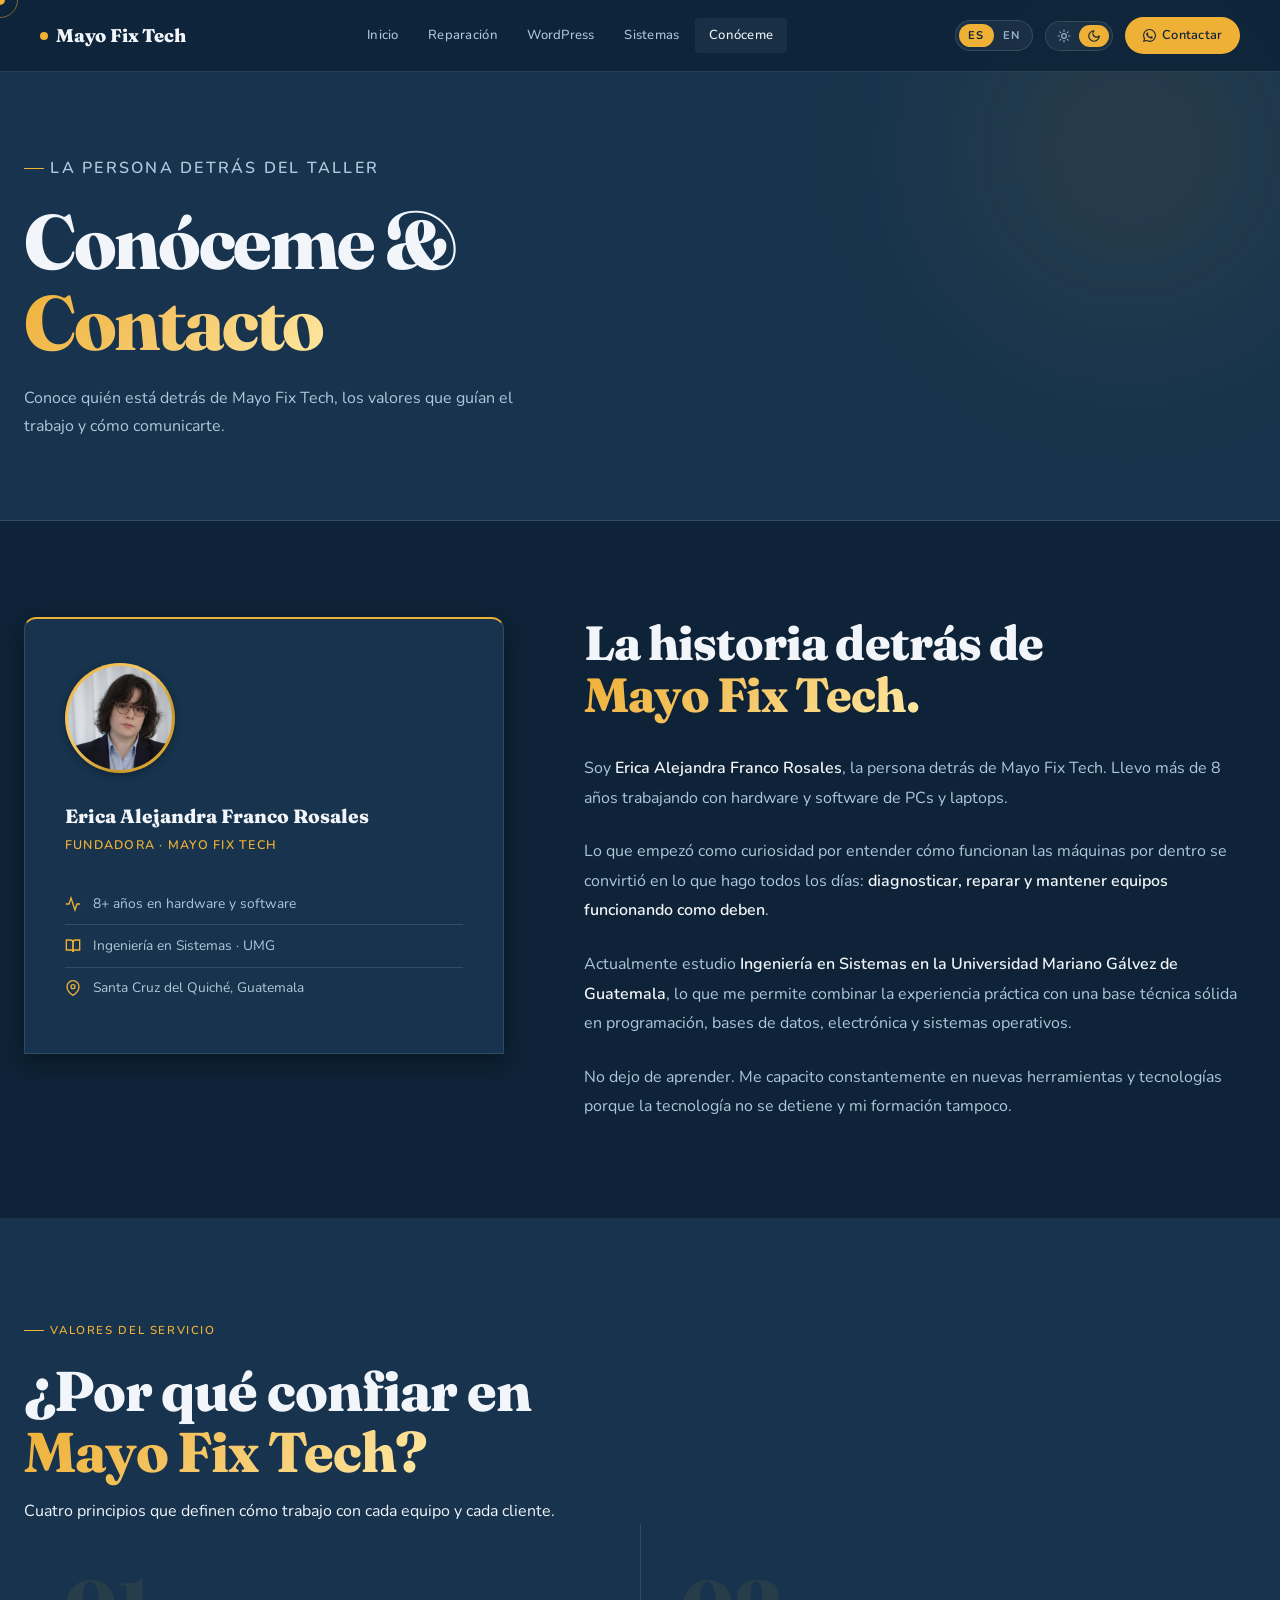
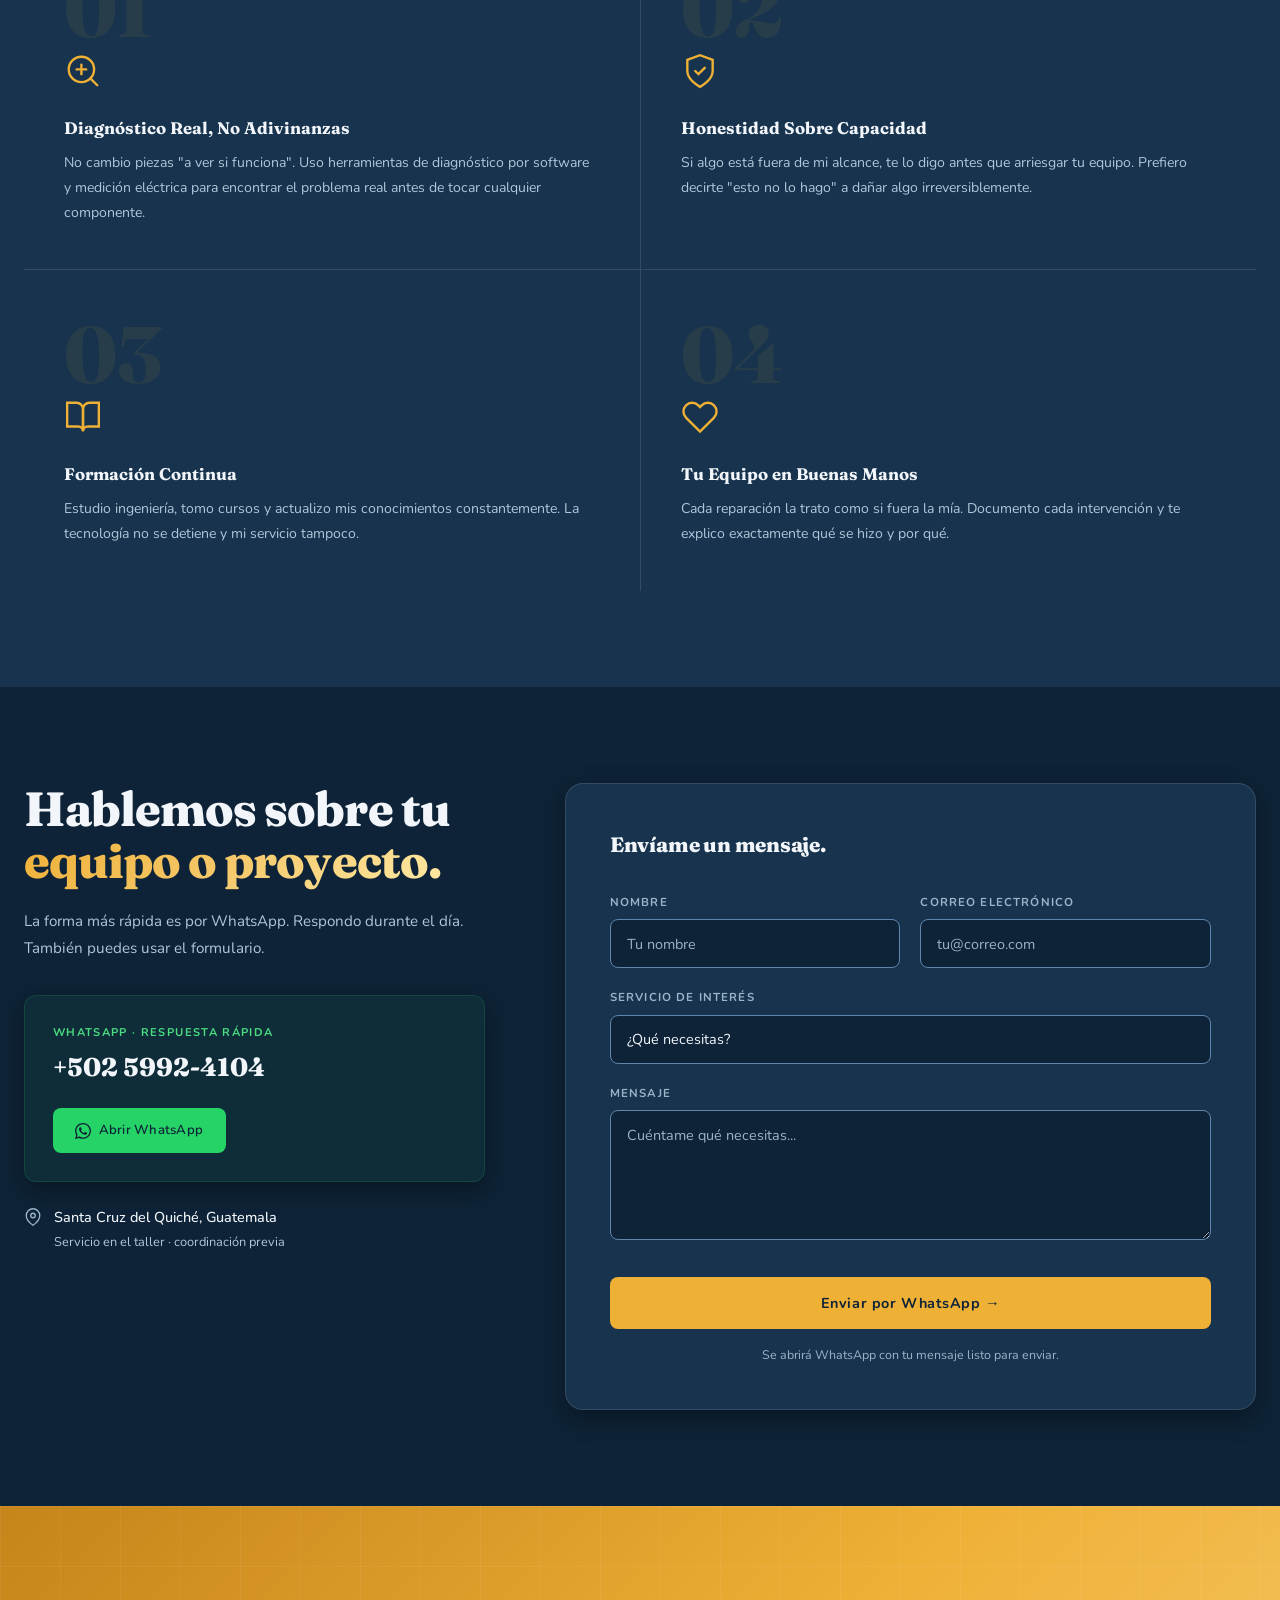
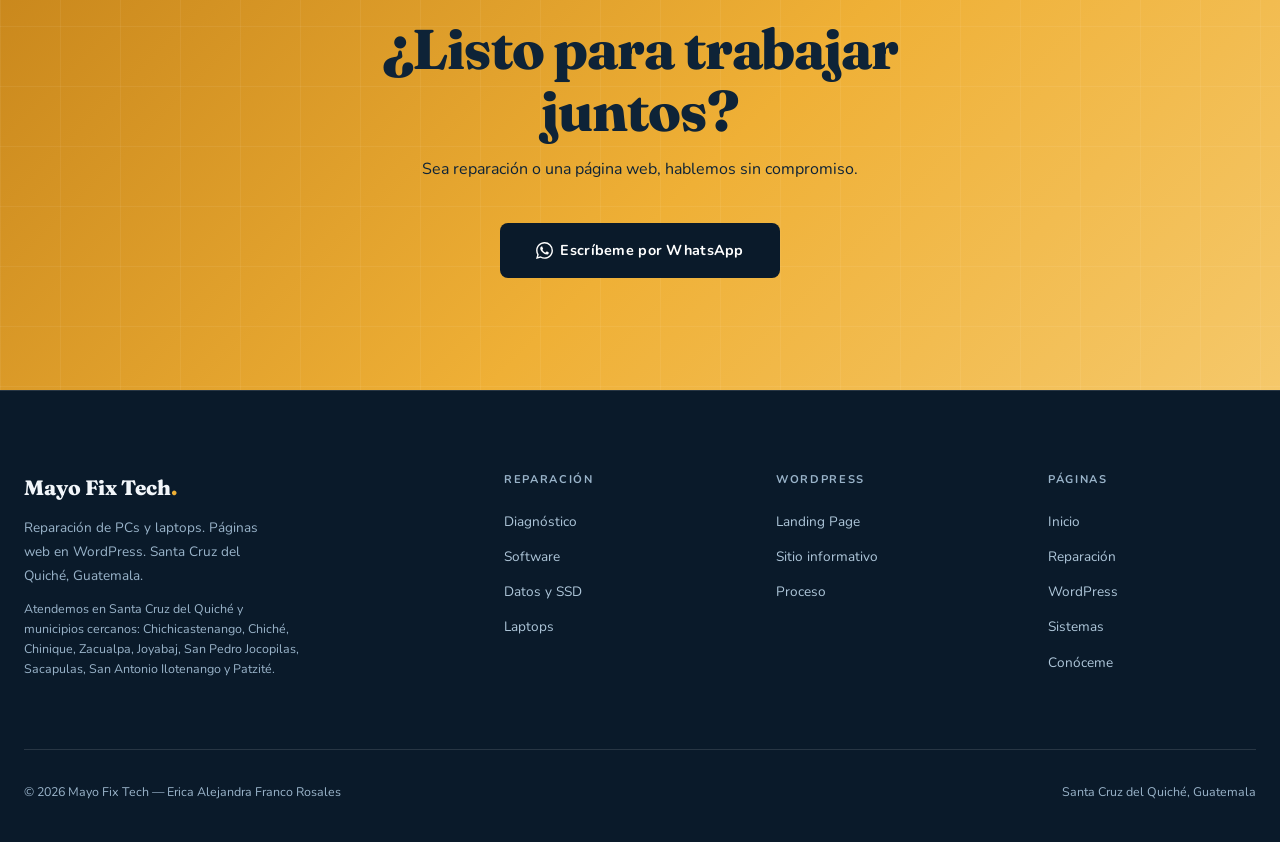
<file: nosotros.html>
<!DOCTYPE html>
<!-- DOCTYPE le indica al navegador que este es un documento HTML5 -->

<html lang="es">

<head>
  <!-- <head> contiene metadatos: información SOBRE la página, no contenido visible -->

  <!-- Juego de caracteres UTF-8: permite tildes, ñ y cualquier símbolo -->
  <meta charset="UTF-8">

  <!-- Hace la página responsive en celulares:
       width=device-width → el ancho se adapta al dispositivo
       initial-scale=1.0  → sin zoom al cargar -->
  <meta name="viewport" content="width=device-width, initial-scale=1.0">

  <!-- Título optimizado SEO: servicio + ubicación (máx. 60 caracteres) -->
  <title>Sobre Mayo Fix Tech | Técnica en Santa Cruz del Quiché</title>
  <link rel="canonical" href="https://mayofixtech.com/nosotros.html">

  <!-- Descripción para Google: orientada a generar clic (máx. 155 caracteres) -->
  <meta name="description" content="Conoce a Erica Alejandra Franco, técnica de computadoras con 8 años de experiencia en Santa Cruz del Quiché, Guatemala. Contáctame por WhatsApp.">

  <!-- Geolocalización: región GT-QC = Quiché, Guatemala -->
  <meta name="geo.region" content="GT-QC">
  <meta name="geo.placename" content="Santa Cruz del Quiché">

  <!-- Open Graph: mejora la vista previa al compartir en redes sociales -->
  <meta property="og:type" content="website">
  <meta property="og:locale" content="es_GT">
  <meta property="og:site_name" content="Mayo Fix Tech">
  <meta property="og:title" content="Sobre Mayo Fix Tech | Técnica en Santa Cruz del Quiché">
  <meta property="og:description" content="Conoce a Erica Alejandra Franco, técnica de computadoras con 8 años de experiencia en Santa Cruz del Quiché, Guatemala.">
  <meta property="og:url" content="https://mayofixtech.com/nosotros.html">

  <!-- <!-- Vista previa al compartir (WhatsApp, Facebook, LinkedIn). La URL debe ser absoluta
       o WhatsApp no la encuentra, y por debajo de 300 KB o la descarta. -->
  <meta property="og:image" content="https://mayofixtech.com/og-image.jpg">
  <meta property="og:image:width" content="1200">
  <meta property="og:image:height" content="630">
  <meta property="og:image:type" content="image/jpeg">
  <meta property="og:image:alt" content="Mayo Fix Tech — Diagnóstico y reparación de PC">

  <!-- Mismo dato para X/Twitter y para los clientes que leen estas etiquetas -->
  <meta name="twitter:card" content="summary_large_image">
  <meta name="twitter:title" content="Sobre Mayo Fix Tech | Técnica en Santa Cruz del Quiché">
  <meta name="twitter:description" content="Conoce a Erica Alejandra Franco, técnica de computadoras con 8 años de experiencia en Santa Cruz del Quiché, Guatemala.">
  <meta name="twitter:image" content="https://mayofixtech.com/og-image.jpg">

  <!-- Preconecta con ambos CDN de Google Fonts para reducir latencia -->
  <link rel="preconnect" href="https://fonts.googleapis.com">
  <link rel="preconnect" href="https://fonts.gstatic.com" crossorigin>

  <!-- Carga no bloqueante de Google Fonts -->
  <link rel="preload" as="style" href="https://fonts.googleapis.com/css2?family=Fraunces:opsz,wght@9..144,700;9..144,800&family=Nunito:wght@400;500;600;700&display=swap">
  <link href="https://fonts.googleapis.com/css2?family=Fraunces:opsz,wght@9..144,700;9..144,800&family=Nunito:wght@400;500;600;700&display=swap" rel="stylesheet" media="print" onload="this.media='all'">
  <noscript><link rel="stylesheet" href="https://fonts.googleapis.com/css2?family=Fraunces:opsz,wght@9..144,700;9..144,800&family=Nunito:wght@400;500;600;700&display=swap"></noscript>

  <!-- <!-- Iconos: el .ico lleva 16/32/48 px (el de 16 con el trazo más grueso para que se lea);
       el .svg para navegadores modernos y el .png para la pantalla de inicio en iOS. -->
  <link rel="icon" href="favicon.ico" sizes="32x32">
  <link rel="icon" href="favicon.svg" type="image/svg+xml">
  <link rel="apple-touch-icon" href="apple-touch-icon.png">

  <!-- ── TEMA CLARO / OSCURO El sitio abre siempre en oscuro, sin mirar la preferencia del sistema. Solo se respeta el tema que el visitante haya elegido antes con el selector. Se aplica antes de que el navegador pinte nada, para que al recargar no se vea un destello. -->
  <meta name="color-scheme" content="dark light">
  <meta name="theme-color" content="#0E2337">
  <script>
    (function () {
      var t = null;
      try { t = localStorage.getItem('theme'); } catch (e) {}
      if (t !== 'light' && t !== 'dark') t = 'dark';
      document.documentElement.setAttribute('data-theme', t);
      if (t === 'light') {
        var m = document.querySelector('meta[name="theme-color"]');
        if (m) m.setAttribute('content', '#F5F8FC');
      }
    }());
  </script>

  <!-- Google Analytics 4. Va con async para no retrasar la carga de la página.
       El evento contacto_whatsapp se envía desde js/main.js. -->
  <script async src="https://www.googletagmanager.com/gtag/js?id=G-TFHFFPBXV7"></script>
  <script>
    window.dataLayer = window.dataLayer || [];
    function gtag(){dataLayer.push(arguments);}
    gtag('js', new Date());
    gtag('config', 'G-TFHFFPBXV7');
  </script>

  <link rel="stylesheet" href="css/styles.css">

  <!-- Schema.org Person: datos estructurados sobre la persona detrás del negocio -->
  <script type="application/ld+json">
  {
    "@context": "https://schema.org",
    "@type": "Person",
    "name": "Erica Alejandra Franco Rosales",
    "jobTitle": "Técnica de Computadoras",
    "description": "Técnica de computadoras con 8 años de experiencia en Santa Cruz del Quiché, Guatemala.",
    "worksFor": {
      "@type": "LocalBusiness",
      "name": "Mayo Fix Tech",
      "telephone": "+502-5992-4104"
    },
    "address": {
      "@type": "PostalAddress",
      "addressLocality": "Santa Cruz del Quiché",
      "addressRegion": "Quiché",
      "addressCountry": "GT"
    },
    "knowsAbout": ["Reparación de computadoras", "WordPress", "Sistemas a medida", "Ingeniería en Sistemas"]
  }
  </script>
</head>
<body>

  <!-- CURSOR PERSONALIZADO Dos divs vacíos — JavaScript los mueve para seguir al mouse. -->
  <a href="#main-content" class="skip-link">Saltar al contenido</a>
  <div class="cursor" id="cursor"></div>
  <div class="cursor-ring" id="cursorRing"></div>
  <svg style="display:none" aria-hidden="true" focusable="false"><symbol id="ico-wa" viewBox="0 0 24 24"><path d="M17.472 14.382c-.297-.149-1.758-.867-2.03-.967-.273-.099-.471-.148-.67.15-.197.297-.767.966-.94 1.164-.173.199-.347.223-.644.075-.297-.15-1.255-.463-2.39-1.475-.883-.788-1.48-1.761-1.653-2.059-.173-.297-.018-.458.13-.606.134-.133.298-.347.446-.52.149-.174.198-.298.298-.497.099-.198.05-.371-.025-.52-.075-.149-.669-1.612-.916-2.207-.242-.579-.487-.5-.669-.51-.173-.008-.371-.01-.57-.01-.198 0-.52.074-.792.372-.272.297-1.04 1.016-1.04 2.479 0 1.462 1.065 2.875 1.213 3.074.149.198 2.096 3.2 5.077 4.487.709.306 1.262.489 1.694.625.712.227 1.36.195 1.871.118.571-.085 1.758-.719 2.006-1.413.248-.694.248-1.289.173-1.413-.074-.124-.272-.198-.57-.347m-5.421 7.403h-.004a9.87 9.87 0 0 1-5.031-1.378l-.361-.214-3.741.982.998-3.648-.235-.374a9.86 9.86 0 0 1-1.51-5.26c.001-5.45 4.436-9.884 9.888-9.884 2.64 0 5.122 1.03 6.988 2.898a9.825 9.825 0 0 1 2.893 6.994c-.003 5.45-4.437 9.884-9.885 9.884m8.413-18.297A11.815 11.815 0 0 0 12.05 0C5.495 0 .16 5.335.157 11.892c0 2.096.547 4.142 1.588 5.945L.057 24l6.305-1.654a11.882 11.882 0 0 0 5.683 1.448h.005c6.554 0 11.89-5.335 11.893-11.893a11.821 11.821 0 0 0-3.48-8.413Z"/></symbol><symbol id="ico-sun" viewBox="0 0 24 24" fill="none" stroke="currentColor" stroke-width="2" stroke-linecap="round" stroke-linejoin="round"><circle cx="12" cy="12" r="4"/><path d="M12 2v2m0 16v2M4.93 4.93l1.41 1.41m11.32 11.32 1.41 1.41M2 12h2m16 0h2M6.34 17.66l-1.41 1.41M19.07 4.93l-1.41 1.41"/></symbol><symbol id="ico-moon" viewBox="0 0 24 24" fill="none" stroke="currentColor" stroke-width="2" stroke-linecap="round" stroke-linejoin="round"><path d="M12 3a6 6 0 0 0 9 9 9 9 0 1 1-9-9Z"/></symbol></svg>

  <!-- BARRA DE NAVEGACIÓN Fija en la parte superior (position: fixed en el CSS). -->
  <nav id="navbar">
    <!-- Logo: enlace a la página de inicio -->
    <a href="index.html" class="nav-logo">
      <div class="nav-logo-dot"></div>      Mayo Fix Tech
    </a>

    <ul class="nav-links">
      <li><a href="index.html" data-i18n="nav_home">Inicio</a></li>
      <li><a href="reparacion.html" data-i18n="nav_repair">Reparación</a></li>
      <li><a href="wordpress.html">WordPress</a></li>
      <li><a href="sistemas.html" data-i18n="nav_sistemas">Sistemas</a></li>
      <li><a href="nosotros.html" class="active" data-i18n="nav_about">Conóceme</a></li>  <!-- Página actual -->
    </ul>

    <div class="nav-right">
      <!-- Selector de idioma ES/EN.
           role="switch" y aria-label → accesibilidad para lectores de pantalla.
           onclick="toggleLang()" → llama a la función JS al hacer clic. -->
      <div class="lang-switch is-es" onclick="toggleLang()" role="switch" tabindex="0" aria-checked="false" aria-label="Cambiar idioma">
        <div class="lang-switch-pill"></div>        <span class="lang-switch-opt">ES</span>
        <span class="lang-switch-opt">EN</span>
      </div>
      <!-- <!-- Selector de tema: sol = claro, luna = oscuro. El estado lo fija applyTheme() en main.js. -->
      <button class="theme-switch is-dark" type="button" onclick="toggleTheme()" role="switch" aria-checked="true" aria-label="Cambiar tema">
        <span class="theme-switch-pill"></span>
        <span class="theme-switch-opt"><svg aria-hidden="true" focusable="false"><use href="#ico-sun"/></svg></span>
        <span class="theme-switch-opt"><svg aria-hidden="true" focusable="false"><use href="#ico-moon"/></svg></span>
      </button>
      <a href="https://wa.me/50259924104" target="_blank" rel="noopener" class="nav-cta">
        <svg width="13" height="13" fill="currentColor" aria-hidden="true"><use href="#ico-wa"/></svg>
        <span data-i18n="nav_contact">Contactar</span>
      </a>
      <button class="hamburger" aria-label="Menú" onclick="toggleMenu()">
        <span></span><span></span><span></span>
      </button>
    </div>
  </nav>

  <div class="mobile-menu" id="mobileMenu">
    <a href="index.html" data-i18n="nav_home">Inicio</a>
    <a href="reparacion.html" data-i18n="nav_repair">Reparación</a>
    <a href="wordpress.html">WordPress</a>
    <a href="sistemas.html" data-i18n="nav_sistemas">Sistemas</a>
    <a href="nosotros.html" data-i18n="nav_about">Conóceme</a>

  </div>

  <!-- CABECERA DE PÁGINA Reemplaza al hero grande de index.html. Es una cabecera compacta con tag, título H1 y subtítulo. Usa <header> (semánticamente correcto para la cabecera de una sección de la página). -->
  <header class="page-header" id="main-content">
    <!-- Orb decorativo: círculo de luz difusa en la esquina -->
    <div class="page-header-orb"></div>

    <div class="page-header-inner">
      <!-- Etiqueta pequeña sobre el título -->
      <p class="page-tag" data-i18n="page_tag">La persona detrás del taller</p>

      <!-- data-i18n-html se usa porque el contenido tiene etiquetas HTML internas (<br>, <span>) -->
      <h1 data-i18n-html="page_h1">Conóceme &<br><span class="grad">Contacto</span></h1>

      <p data-i18n="page_sub">Conoce quién está detrás de Mayo Fix Tech, los valores que guían el trabajo y cómo comunicarte.</p>
    </div>
  </header>

  <!-- SECCIÓN "ABOUT" (Sobre mí / Historia) Sin clase personalizada — usa los estilos base de <section>. Layout de 2 columnas: tarjeta de perfil + historia en texto. -->
  <section>
    <div class="max">
      <div class="about-layout">

        <!-- Columna izquierda: tarjeta de perfil (sticky al hacer scroll) -->
        <div class="about-card reveal">
          <!-- Avatar circular con borde degradado dorado -->
          <div class="about-avatar">
            <img src="FotoErica.jpg" alt="Erica Alejandra Franco Rosales" width="320" height="320">
          </div>

          <h3>Erica Alejandra Franco Rosales</h3>
          <p class="role" data-i18n="about_role">Fundadora · Mayo Fix Tech</p>

          <!-- Estadísticas de perfil: cada fila tiene un ícono SVG + texto -->
          <div class="about-stat">
            <!-- SVG: ícono de actividad/pulso (años de experiencia) -->
            <svg viewBox="0 0 24 24" fill="none" stroke="currentColor" stroke-width="2" stroke-linecap="round"><path d="M22 12h-4l-3 9L9 3l-3 9H2"/></svg>
            <span data-i18n="about_stat1">8+ años en hardware y software</span>
          </div>
          <div class="about-stat">
            <!-- SVG: ícono de libros (formación/estudio) -->
            <svg viewBox="0 0 24 24" fill="none" stroke="currentColor" stroke-width="2" stroke-linecap="round"><path d="M2 3h6a4 4 0 0 1 4 4v14a3 3 0 0 0-3-3H2z"/><path d="M22 3h-6a4 4 0 0 0-4 4v14a3 3 0 0 1 3-3h7z"/></svg>
            <span data-i18n="about_stat2">Ingeniería en Sistemas · UMG</span>
          </div>
          <div class="about-stat">
            <!-- SVG: ícono de pin de mapa (ubicación) -->
            <svg viewBox="0 0 24 24" fill="none" stroke="currentColor" stroke-width="2" stroke-linecap="round"><path d="M21 10c0 7-9 13-9 13s-9-6-9-13a9 9 0 0 1 18 0z"/><circle cx="12" cy="10" r="3"/></svg>
            <span data-i18n="about_stat3">Santa Cruz del Quiché, Guatemala</span>
          </div>
        </div>

        <!-- Columna derecha: historia en texto (aparece con delay de 0.1s) -->
        <div class="about-story reveal rd1">
          <!-- data-i18n-html porque contiene <br> y <span class="grad"> -->
          <h2 data-i18n-html="about_h2">La historia detrás de<br><span class="grad">Mayo Fix Tech.</span></h2>

          <!-- data-i18n-html porque contiene <strong> (igual que about_p2 y about_p3) -->
          <p data-i18n-html="about_p1">Soy <strong>Erica Alejandra Franco Rosales</strong>, la persona detrás de Mayo Fix Tech. Llevo más de 8 años trabajando con hardware y software de PCs y laptops.</p>
          <!-- data-i18n-html porque contiene <strong> -->
          <p data-i18n-html="about_p2">Lo que empezó como curiosidad por entender cómo funcionan las máquinas por dentro se convirtió en lo que hago todos los días: <strong>diagnosticar, reparar y mantener equipos funcionando como deben</strong>.</p>
          <p data-i18n-html="about_p3">Actualmente estudio <strong>Ingeniería en Sistemas en la Universidad Mariano Gálvez de Guatemala</strong>, lo que me permite combinar la experiencia práctica con una base técnica sólida en programación, bases de datos, electrónica y sistemas operativos.</p>
          <p data-i18n="about_p4">No dejo de aprender. Me capacito constantemente en nuevas herramientas y tecnologías porque la tecnología no se detiene y mi formación tampoco.</p>
        </div>

      </div>
    </div>
  </section>

  <!-- SECCIÓN "TRUST" (Valores / Por qué confiar) Fondo --bg2 para alternar visualmente con la sección anterior. 4 tarjetas en grid 2x2 con animación de línea lateral al hover. -->
  <section class="trust">
    <div class="max">
      <p class="sec-tag reveal" data-i18n="trust_tag">Valores del servicio</p>
      <!-- data-i18n-html porque contiene <br> y <span class="grad"> -->
      <h2 class="sec-title reveal" data-i18n-html="trust_h2">¿Por qué confiar en<br><span class="grad">Mayo Fix Tech?</span></h2>

      <!-- Párrafo con estilo inline — equivale a escribir las propiedades CSS directamente
           en el elemento (útil para ajustes puntuales sin crear una clase nueva) -->
      <p class="reveal" data-i18n="trust_sub">
        Cuatro principios que definen cómo trabajo con cada equipo y cada cliente.
      </p>

      <div class="trust-grid">

        <!-- Tarjeta 1: Diagnóstico Real -->
        <div class="trust-card reveal">
          <div class="trust-num" aria-hidden="true">01</div>  <!-- Número decorativo de fondo -->
          <!-- SVG: lupa con cruz (diagnóstico) -->
          <svg class="trust-icon" viewBox="0 0 24 24" fill="none" stroke="currentColor" stroke-width="1.5" stroke-linecap="round"><circle cx="11" cy="11" r="8"/><path d="m21 21-4.35-4.35"/><line x1="11" y1="8" x2="11" y2="14"/><line x1="8" y1="11" x2="14" y2="11"/></svg>
          <h3 data-i18n="trust1_title">Diagnóstico Real, No Adivinanzas</h3>
          <p data-i18n="trust1_desc">No cambio piezas "a ver si funciona". Uso herramientas de diagnóstico por software y medición eléctrica para encontrar el problema real antes de tocar cualquier componente.</p>
        </div>

        <!-- Tarjeta 2: Honestidad (delay 0.1s) -->
        <div class="trust-card reveal rd1">
          <div class="trust-num" aria-hidden="true">02</div>
          <!-- SVG: escudo con check (confianza) -->
          <svg class="trust-icon" viewBox="0 0 24 24" fill="none" stroke="currentColor" stroke-width="1.5" stroke-linecap="round"><path d="M12 22s8-4 8-10V5l-8-3-8 3v7c0 6 8 10 8 10z"/><path d="m9 12 2 2 4-4"/></svg>
          <h3 data-i18n="trust2_title">Honestidad Sobre Capacidad</h3>
          <p data-i18n="trust2_desc">Si algo está fuera de mi alcance, te lo digo antes que arriesgar tu equipo. Prefiero decirte "esto no lo hago" a dañar algo irreversiblemente.</p>
        </div>

        <!-- Tarjeta 3: Formación Continua (delay 0.2s) -->
        <div class="trust-card reveal rd2">
          <div class="trust-num" aria-hidden="true">03</div>
          <!-- SVG: libros (formación) -->
          <svg class="trust-icon" viewBox="0 0 24 24" fill="none" stroke="currentColor" stroke-width="1.5" stroke-linecap="round"><path d="M2 3h6a4 4 0 0 1 4 4v14a3 3 0 0 0-3-3H2z"/><path d="M22 3h-6a4 4 0 0 0-4 4v14a3 3 0 0 1 3-3h7z"/></svg>
          <h3 data-i18n="trust3_title">Formación Continua</h3>
          <p data-i18n="trust3_desc">Estudio ingeniería, tomo cursos y actualizo mis conocimientos constantemente. La tecnología no se detiene y mi servicio tampoco.</p>
        </div>

        <!-- Tarjeta 4: Tu equipo en buenas manos (delay 0.3s) -->
        <div class="trust-card reveal rd3">
          <div class="trust-num" aria-hidden="true">04</div>
          <!-- SVG: corazón (cuidado/dedicación) -->
          <svg class="trust-icon" viewBox="0 0 24 24" fill="none" stroke="currentColor" stroke-width="1.5" stroke-linecap="round"><path d="M20.84 4.61a5.5 5.5 0 0 0-7.78 0L12 5.67l-1.06-1.06a5.5 5.5 0 0 0-7.78 7.78l1.06 1.06L12 21.23l7.78-7.78 1.06-1.06a5.5 5.5 0 0 0 0-7.78z"/></svg>
          <h3 data-i18n="trust4_title">Tu Equipo en Buenas Manos</h3>
          <p data-i18n="trust4_desc">Cada reparación la trato como si fuera la mía. Documento cada intervención y te explico exactamente qué se hizo y por qué.</p>
        </div>

      </div>
    </div>
  </section>

  <!-- SECCIÓN DE CONTACTO id="contacto" permite enlazar directamente a esta sección con una URL tipo nosotros.html#contacto -->
  <section class="contact" id="contacto">
    <div class="max">
      <div class="contact-layout">

        <!-- Columna izquierda: información de contacto -->
        <div class="contact-left reveal">
          <!-- data-i18n-html porque contiene <br> y <span class="grad"> -->
          <h2 data-i18n-html="contact_h2">Hablemos sobre tu<br><span class="grad">equipo o proyecto.</span></h2>
          <p data-i18n="contact_p">La forma más rápida es por WhatsApp. Respondo durante el día. También puedes usar el formulario.</p>

          <!-- Bloque destacado de WhatsApp -->
          <div class="wa-block">
            <span class="wa-label" data-i18n="wa_label">WhatsApp · Respuesta rápida</span>
            <span class="wa-num">+502 5992-4104</span>
            <!-- Estilos inline para ajustar tamaño de este botón específico
                 sin crear una clase nueva solo para él -->
            <a href="https://wa.me/50259924104" target="_blank" rel="noopener"
               class="btn btn-wa" >
              <svg width="16" height="16" fill="currentColor" aria-hidden="true"><use href="#ico-wa"/></svg>
              <span data-i18n="wa_btn">Abrir WhatsApp</span>
            </a>
          </div>

          <!-- Bloque de ubicación con ícono de pin de mapa -->
          <div class="location">
            <!-- SVG: ícono de ubicación/pin de mapa -->
            <svg viewBox="0 0 24 24" fill="none" stroke="currentColor" stroke-width="1.8" stroke-linecap="round"><path d="M21 10c0 7-9 13-9 13s-9-6-9-13a9 9 0 0 1 18 0z"/><circle cx="12" cy="10" r="3"/></svg>
            <div>
              <div class="loc-main" data-i18n="loc_main">Santa Cruz del Quiché, Guatemala</div>
              <div class="loc-sub" data-i18n="loc_sub">Servicio en el taller · coordinación previa</div>
            </div>
          </div>
        </div>

        <!-- Columna derecha: formulario de contacto (delay 0.1s) -->
        <div class="contact-form reveal rd1">
          <h3 data-i18n="form_h3">Envíame un mensaje.</h3>

          <!-- <form> es el elemento HTML para formularios
               El sitio no tiene servidor: al enviar, js/main.js arma un mensaje con los datos
               y abre WhatsApp con el texto listo para mandar (busca id="contactForm") -->
          <form id="contactForm">

            <!-- Fila de 2 campos en paralelo: Nombre y Correo -->
            <div class="form-row">
              <!-- Campo de nombre -->
              <div class="form-group">
                <!-- for="nombre" conecta la etiqueta con el input id="nombre"
                     (al hacer clic en la etiqueta, el cursor va al campo) -->
                <label for="nombre" data-i18n="label_nombre">Nombre</label>
                <!-- type="text" → campo de texto libre
                     required → el navegador no deja enviar sin llenarlo -->
                <input type="text" id="nombre" name="nombre" placeholder="Tu nombre" required>
              </div>
              <!-- Campo de correo electrónico -->
              <div class="form-group">
                <label for="email" data-i18n="label_email">Correo electrónico</label>
                <!-- type="email" → el navegador valida que tenga formato de email (algo@algo.com) -->
                <input type="email" id="email" name="email" placeholder="tu@correo.com" required>
              </div>
            </div>

            <!-- Campo de selección (dropdown) -->
            <div class="form-group">
              <label for="servicio" data-i18n="label_servicio">Servicio de interés</label>
              <!-- <select> crea un menú desplegable -->
              <select id="servicio" name="servicio">
                <!-- disabled selected → esta opción no se puede seleccionar,
                     es solo el texto por defecto que se muestra al cargar -->
                <option value="" disabled selected data-i18n="select_default">¿Qué necesitas?</option>
                <option data-i18n="select_opt1">Reparación de PC / laptop</option>
                <option data-i18n="select_opt2">Mantenimiento o diagnóstico</option>
                <option data-i18n="select_opt3">Recuperación de datos</option>
                <option data-i18n="select_opt4">Landing page en WordPress</option>
                <option data-i18n="select_opt5">Sitio informativo en WordPress</option>
                <option data-i18n="select_opt6">Sistema a medida</option>
                <option data-i18n="select_opt7">Automatización de Excel</option>
                <option data-i18n="select_opt8">Implementación Odoo</option>
                <option data-i18n="select_opt9">Otro</option>
              </select>
            </div>

            <!-- Campo de texto largo (mensaje) -->
            <div class="form-group">
              <label for="mensaje" data-i18n="label_mensaje">Mensaje</label>
              <!-- <textarea> es un campo de texto de varias líneas
                   A diferencia de <input>, tiene etiqueta de cierre </textarea> -->
              <textarea id="mensaje" name="mensaje" placeholder="Cuéntame qué necesitas..." required></textarea>
            </div>

            <!-- Botón de envío del formulario
                 type="submit" → al hacer clic envía el formulario -->
            <button type="submit" class="form-submit" data-i18n="form_submit">Enviar por WhatsApp →</button>

            <!-- Nota aclaratoria pequeña debajo del botón -->
            <p class="form-note" data-i18n="form_note">Se abrirá WhatsApp con tu mensaje listo para enviar.</p>

          </form>
        </div>

      </div>
    </div>
  </section>

  <!-- BANDA CTA (llamada a la acción final) Fondo dorado degradado con cuadrícula sutil. Nota: aquí se usa <section> aunque en index.html tenía su propia clase. El CSS de .cta-band aplica igual. -->
  <section class="cta-band">
    <div class="cta-band-inner reveal">
      <h2 data-i18n="cta_h2">¿Listo para trabajar juntos?</h2>
      <p data-i18n="cta_p">Sea reparación o una página web, hablemos sin compromiso.</p>
      <!-- Botón oscuro de contraste sobre el fondo dorado -->
      <a href="https://wa.me/50259924104" target="_blank" rel="noopener" class="btn btn-dark">
        <svg width="17" height="17" fill="currentColor" aria-hidden="true"><use href="#ico-wa"/></svg>
        <span data-i18n="cta_btn">Escríbeme por WhatsApp</span>
      </a>
    </div>
  </section>

  <!-- PIE DE PÁGINA (FOOTER) Grid 4 columnas: marca + Reparación + WordPress + Páginas. -->
  <footer>
    <div class="footer-top">
      <!-- Columna de marca (2fr = el doble de ancho que las otras) -->
      <div class="footer-brand">
        <!-- El punto al final tiene color dorado via style inline -->
        <div class="brand-name">Mayo Fix Tech<span>.</span></div>
        <p data-i18n="footer_brand_p">Reparación de PCs y laptops. Páginas web en WordPress. Santa Cruz del Quiché, Guatemala.</p>
        <p class="footer-coverage" data-i18n="footer_coverage">Atendemos en Santa Cruz del Quiché y municipios cercanos: Chichicastenango, Chiché, Chinique, Zacualpa, Joyabaj, San Pedro Jocopilas, Sacapulas, San Antonio Ilotenango y Patzité.</p>
      </div>

      <!-- Columna: links de Reparación -->
      <div class="footer-col">
        <h4 data-i18n="footer_h_repair">Reparación</h4>
        <ul>
          <li><a href="reparacion.html" data-i18n="footer_link_diag">Diagnóstico</a></li>
          <li><a href="reparacion.html" data-i18n="footer_link_soft">Software</a></li>
          <li><a href="reparacion.html" data-i18n="footer_link_data">Datos y SSD</a></li>
          <li><a href="reparacion.html" data-i18n="footer_link_laptops">Laptops</a></li>
        </ul>
      </div>

      <!-- Columna: links de WordPress -->
      <div class="footer-col">
        <h4>WordPress</h4>
        <ul>
          <li><a href="wordpress.html" data-i18n="footer_link_landing">Landing Page</a></li>
          <li><a href="wordpress.html" data-i18n="footer_link_info">Sitio informativo</a></li>
          <li><a href="wordpress.html" data-i18n="footer_link_process">Proceso</a></li>
        </ul>
      </div>

      <!-- Columna: links de páginas del sitio -->
      <div class="footer-col">
        <h4 data-i18n="footer_h_pages">Páginas</h4>
        <ul>
          <li><a href="index.html" data-i18n="nav_home">Inicio</a></li>
          <li><a href="reparacion.html" data-i18n="nav_repair">Reparación</a></li>
          <li><a href="wordpress.html">WordPress</a></li>
          <li><a href="sistemas.html" data-i18n="nav_sistemas">Sistemas</a></li>
          <li><a href="nosotros.html" data-i18n="nav_about">Conóceme</a></li>
        </ul>
      </div>
    </div>

    <!-- Fila inferior: copyright y ubicación -->
    <div class="footer-bottom">
      <span data-i18n="footer_copy">© 2026 Mayo Fix Tech — Erica Alejandra Franco Rosales</span>
      <span data-i18n="footer_loc">Santa Cruz del Quiché, Guatemala</span>
    </div>
  </footer>

  <!-- JAVASCRIPT Colocado al final del <body> para que el HTML ya esté cargado cuando el JS intente acceder a los elementos del DOM. -->
  <script>
    const translations = {
      es: {
        // Título de página
        page_title: 'Sobre Mayo Fix Tech | Técnica en Santa Cruz del Quiché',

        // Nav
        nav_home: 'Inicio',
        nav_repair: 'Reparación',
        nav_sistemas: 'Sistemas',
        nav_about: 'Conóceme',
        nav_contact: 'Contactar',

        // Cabecera de página
        page_tag: 'La persona detrás del taller',
        page_h1: 'Conóceme &<br><span class="grad">Contacto</span>',
        page_sub: 'Conoce quién está detrás de Mayo Fix Tech, los valores que guían el trabajo y cómo comunicarte.',

        // Tarjeta de perfil
        about_role: 'Fundadora · Mayo Fix Tech',
        about_stat1: '8+ años en hardware y software',
        about_stat2: 'Ingeniería en Sistemas · UMG',
        about_stat3: 'Santa Cruz del Quiché, Guatemala',

        // Historia
        about_h2: 'La historia detrás de<br><span class="grad">Mayo Fix Tech.</span>',
        about_p1: 'Soy <strong>Erica Alejandra Franco Rosales</strong>, la persona detrás de Mayo Fix Tech. Llevo más de 8 años trabajando con hardware y software de PCs y laptops.',
        about_p2: 'Lo que empezó como curiosidad por entender cómo funcionan las máquinas por dentro se convirtió en lo que hago todos los días: <strong>diagnosticar, reparar y mantener equipos funcionando como deben</strong>.',
        about_p3: 'Actualmente estudio <strong>Ingeniería en Sistemas en la Universidad Mariano Gálvez de Guatemala</strong>, lo que me permite combinar la experiencia práctica con una base técnica sólida en programación, bases de datos, electrónica y sistemas operativos.',
        about_p4: 'No dejo de aprender. Me capacito constantemente en nuevas herramientas y tecnologías porque la tecnología no se detiene y mi formación tampoco.',

        // Trust / Valores
        trust_tag: 'Valores del servicio',
        trust_h2: '¿Por qué confiar en<br><span class="grad">Mayo Fix Tech?</span>',
        trust_sub: 'Cuatro principios que definen cómo trabajo con cada equipo y cada cliente.',
        trust1_title: 'Diagnóstico Real, No Adivinanzas',
        trust1_desc: 'No cambio piezas "a ver si funciona". Uso herramientas de diagnóstico por software y medición eléctrica para encontrar el problema real antes de tocar cualquier componente.',
        trust2_title: 'Honestidad Sobre Capacidad',
        trust2_desc: 'Si algo está fuera de mi alcance, te lo digo antes que arriesgar tu equipo. Prefiero decirte "esto no lo hago" a dañar algo irreversiblemente.',
        trust3_title: 'Formación Continua',
        trust3_desc: 'Estudio ingeniería, tomo cursos y actualizo mis conocimientos constantemente. La tecnología no se detiene y mi servicio tampoco.',
        trust4_title: 'Tu Equipo en Buenas Manos',
        trust4_desc: 'Cada reparación la trato como si fuera la mía. Documento cada intervención y te explico exactamente qué se hizo y por qué.',

        // Contacto
        contact_h2: 'Hablemos sobre tu<br><span class="grad">equipo o proyecto.</span>',
        contact_p: 'La forma más rápida es por WhatsApp. Respondo durante el día. También puedes usar el formulario.',
        wa_label: 'WhatsApp · Respuesta rápida',
        wa_btn: 'Abrir WhatsApp',
        loc_main: 'Santa Cruz del Quiché, Guatemala',
        loc_sub: 'Servicio en el taller · coordinación previa',

        // Formulario
        form_h3: 'Envíame un mensaje.',
        label_nombre: 'Nombre',
        label_email: 'Correo electrónico',
        label_servicio: 'Servicio de interés',
        select_default: '¿Qué necesitas?',
        select_opt1: 'Reparación de PC / laptop',
        select_opt2: 'Mantenimiento o diagnóstico',
        select_opt3: 'Recuperación de datos',
        select_opt4: 'Landing page en WordPress',
        select_opt5: 'Sitio informativo en WordPress',
        select_opt6: 'Sistema a medida',
        select_opt7: 'Automatización de Excel',
        select_opt8: 'Implementación Odoo',
        select_opt9: 'Otro',
        label_mensaje: 'Mensaje',
        form_submit: 'Enviar por WhatsApp →',
        form_note: 'Se abrirá WhatsApp con tu mensaje listo para enviar.',

        // CTA
        cta_h2: '¿Listo para trabajar juntos?',
        cta_p: 'Sea reparación o una página web, hablemos sin compromiso.',
        cta_btn: 'Escríbeme por WhatsApp',

        // Footer
        footer_brand_p: 'Reparación de PCs y laptops. Páginas web en WordPress. Santa Cruz del Quiché, Guatemala.',
        footer_h_repair:     'Reparación',
        footer_link_diag:    'Diagnóstico',
        footer_link_soft:    'Software',
        footer_link_data:    'Datos y SSD',
        footer_link_laptops: 'Laptops',
        footer_link_landing: 'Landing Page',
        footer_link_info:    'Sitio informativo',
        footer_link_process: 'Proceso',
        footer_h_pages:      'Páginas',
        footer_copy: '© 2026 Mayo Fix Tech — Erica Alejandra Franco Rosales',
        footer_coverage: 'Atendemos en Santa Cruz del Quiché y municipios cercanos: Chichicastenango, Chiché, Chinique, Zacualpa, Joyabaj, San Pedro Jocopilas, Sacapulas, San Antonio Ilotenango y Patzité.',
        footer_loc: 'Santa Cruz del Quiché, Guatemala'
      },
      en: {
        // Page title
        page_title: 'Meet Me — Mayo Fix Tech',

        // Nav
        nav_home: 'Home',
        nav_repair: 'Repair',
        nav_sistemas: 'Systems',
        nav_about: 'Meet Me',
        nav_contact: 'Contact',

        // Page header
        page_tag: 'The person behind the workshop',
        page_h1: 'Meet Me &<br><span class="grad">Contact</span>',
        page_sub: 'Meet the person behind Mayo Fix Tech, the values that guide the work, and how to get in touch.',

        // Profile card
        about_role: 'Founder · Mayo Fix Tech',
        about_stat1: '8+ years in hardware and software',
        about_stat2: 'Systems Engineering · UMG',
        about_stat3: 'Santa Cruz del Quiché, Guatemala',

        // Story
        about_h2: 'The story behind<br><span class="grad">Mayo Fix Tech.</span>',
        about_p1: 'I\'m <strong>Erica Alejandra Franco Rosales</strong>, the person behind Mayo Fix Tech. I have been working with PC and laptop hardware and software for over 8 years.',
        about_p2: 'What started as curiosity about how machines work on the inside became what I do every day: <strong>diagnosing, repairing, and keeping equipment running the way it should</strong>.',
        about_p3: 'I\'m currently studying <strong>Systems Engineering at Universidad Mariano Gálvez de Guatemala</strong>, which lets me combine hands-on experience with a solid technical foundation in programming, databases, electronics, and operating systems.',
        about_p4: 'I never stop learning. I constantly train in new tools and technologies because technology doesn\'t stand still — and neither does my education.',

        // Trust / Values
        trust_tag: 'Service values',
        trust_h2: 'Why trust<br><span class="grad">Mayo Fix Tech?</span>',
        trust_sub: 'Four principles that define how I work with every device and every client.',
        trust1_title: 'Real Diagnosis, Not Guesswork',
        trust1_desc: 'I don\'t swap parts "just to see if it works." I use software diagnostic tools and electrical measurement to find the real problem before touching any component.',
        trust2_title: 'Honesty About Capability',
        trust2_desc: 'If something is beyond my scope, I tell you before risking your device. I\'d rather say "I don\'t do that" than cause irreversible damage.',
        trust3_title: 'Continuous Learning',
        trust3_desc: 'I study engineering, take courses, and constantly update my knowledge. Technology doesn\'t stand still, and neither does my service.',
        trust4_title: 'Your Device in Good Hands',
        trust4_desc: 'I treat every repair as if it were my own device. I document each intervention and explain exactly what was done and why.',

        // Contact
        contact_h2: 'Let\'s talk about your<br><span class="grad">device or project.</span>',
        contact_p: 'The fastest way is WhatsApp. I respond during the day. You can also use the form.',
        wa_label: 'WhatsApp · Fast response',
        wa_btn: 'Open WhatsApp',
        loc_main: 'Santa Cruz del Quiché, Guatemala',
        loc_sub: 'Workshop service · prior coordination',

        // Form
        form_h3: 'Send me a message.',
        label_nombre: 'Name',
        label_email: 'Email address',
        label_servicio: 'Service of interest',
        select_default: 'What do you need?',
        select_opt1: 'PC / laptop repair',
        select_opt2: 'Maintenance or diagnosis',
        select_opt3: 'Data recovery',
        select_opt4: 'WordPress landing page',
        select_opt5: 'WordPress informational site',
        select_opt6: 'Custom system',
        select_opt7: 'Excel automation',
        select_opt8: 'Odoo implementation',
        select_opt9: 'Other',
        label_mensaje: 'Message',
        form_submit: 'Send via WhatsApp →',
        form_note: 'WhatsApp will open with your message ready to send.',

        // CTA
        cta_h2: 'Ready to work together?',
        cta_p: 'Whether it\'s repair or a website, let\'s talk without commitment.',
        cta_btn: 'Message me on WhatsApp',

        // Footer
        footer_brand_p: 'PC and laptop repair. WordPress websites. Santa Cruz del Quiché, Guatemala.',
        footer_h_repair:     'Repair',
        footer_link_diag:    'Diagnosis',
        footer_link_soft:    'Software',
        footer_link_data:    'Data & SSD',
        footer_link_laptops: 'Laptops',
        footer_link_landing: 'Landing Page',
        footer_link_info:    'Informational site',
        footer_link_process: 'Process',
        footer_h_pages:      'Pages',
        footer_copy: '© 2026 Mayo Fix Tech — Erica Alejandra Franco Rosales',
        footer_coverage: 'We serve Santa Cruz del Quiché and nearby municipalities: Chichicastenango, Chiché, Chinique, Zacualpa, Joyabaj, San Pedro Jocopilas, Sacapulas, San Antonio Ilotenango and Patzité.',
        footer_loc: 'Santa Cruz del Quiché, Guatemala'
      }
    };

  </script>
  <script src="js/main.js"></script>
</body>
</html>
</file>
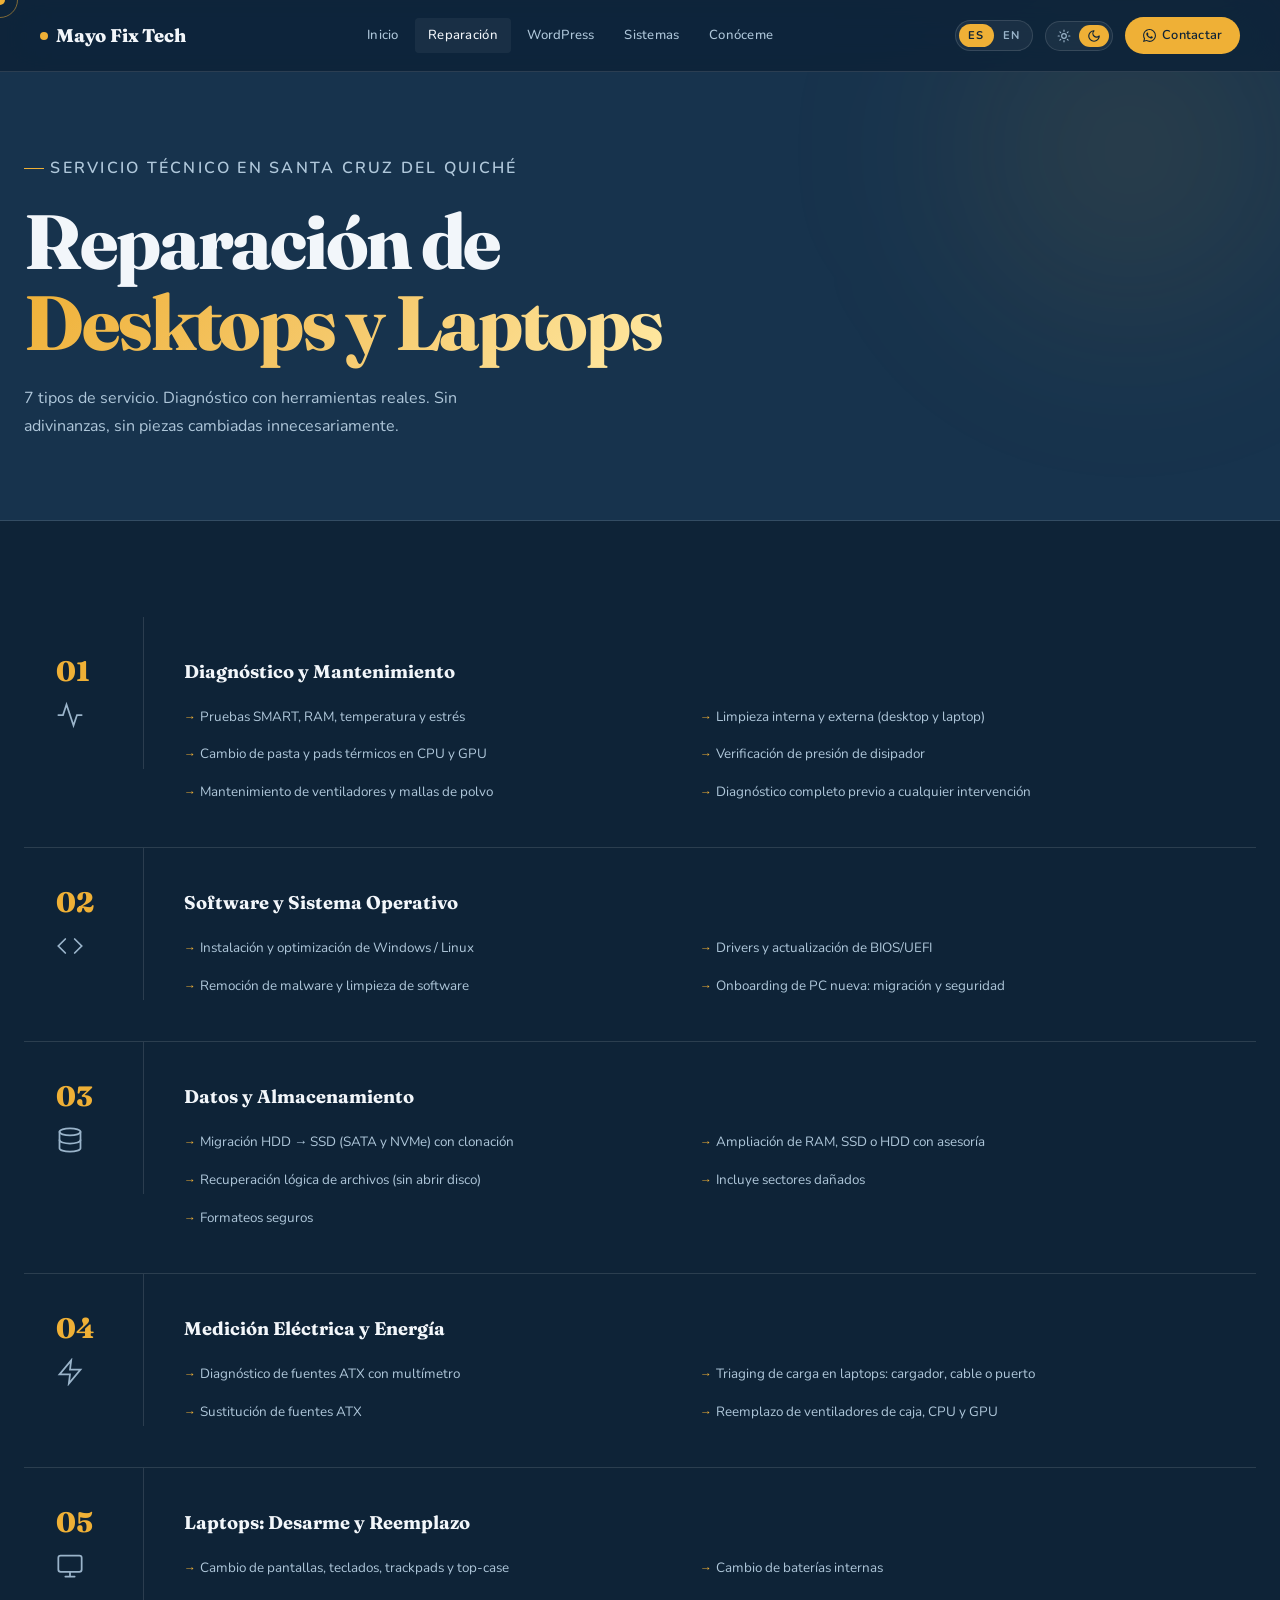
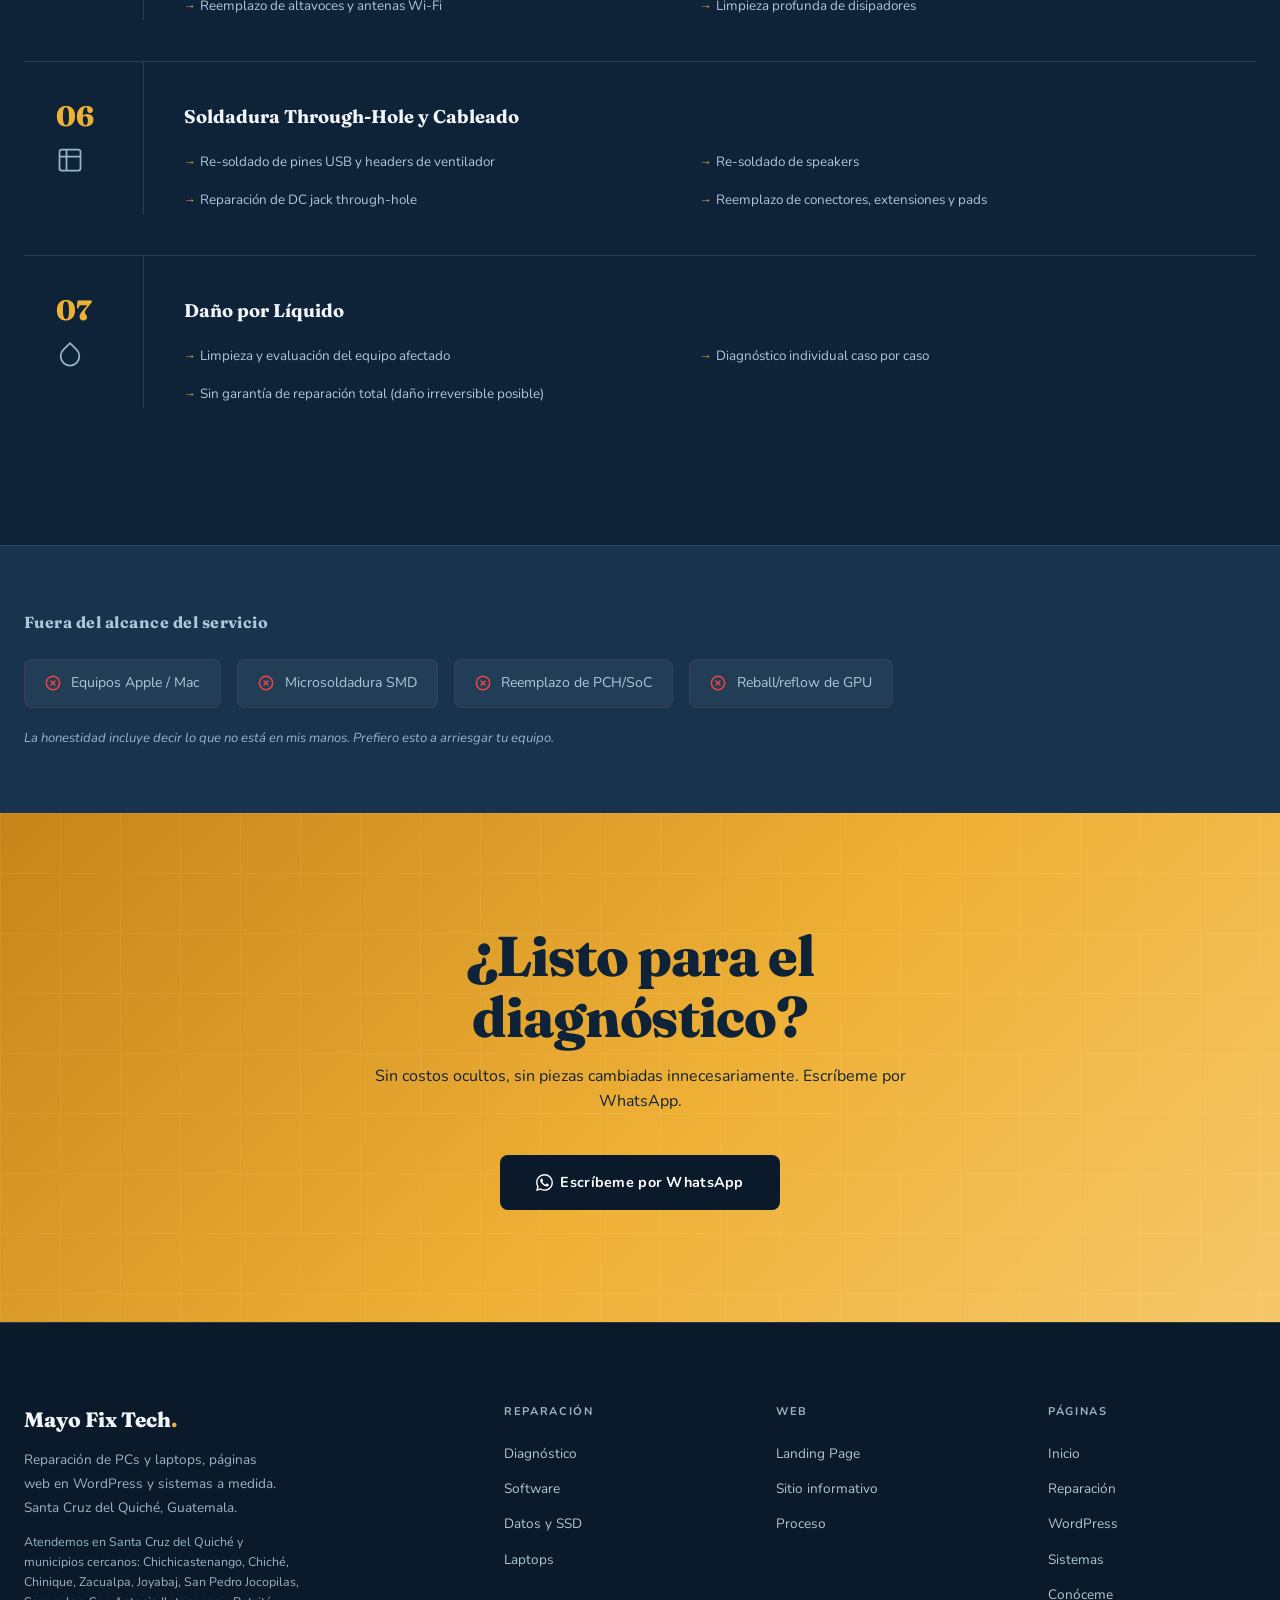
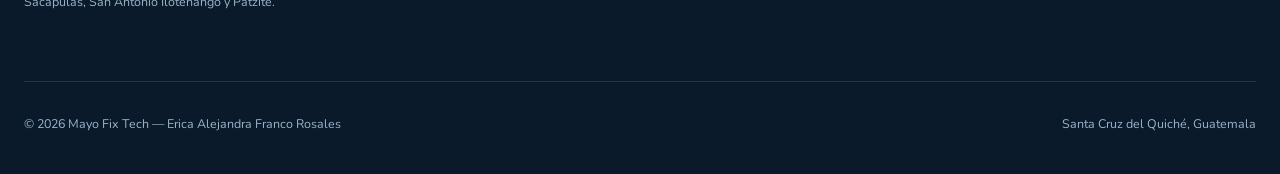
<file: reparacion.html>
<!DOCTYPE html>
<!-- DOCTYPE le indica al navegador que este es un documento HTML5 -->

<html lang="es">
<!-- lang="es" → el idioma del contenido es español (útil para Google y lectores de pantalla) -->

<head>
  <!-- <head> contiene metadatos: información SOBRE la página, no visible para el usuario -->

  <!-- UTF-8: permite tildes, ñ, y cualquier caracter especial -->
  <meta charset="UTF-8">

  <!-- Hace la página responsive en celulares:
       width=device-width → el ancho se ajusta al dispositivo
       initial-scale=1.0  → sin zoom automático al cargar -->
  <meta name="viewport" content="width=device-width, initial-scale=1.0">

  <!-- Título optimizado SEO: servicio + ubicación (máx. 60 caracteres) -->
  <title>Reparación de Desktops y Laptops en Quiché | Mayo Fix Tech</title>
  <link rel="canonical" href="https://mayofixtech.com/reparacion.html">

  <!-- Descripción para Google: orientada a generar clic (máx. 155 caracteres) -->
  <meta name="description" content="Diagnóstico, limpieza, formateo y reparación de desktops y laptops en Santa Cruz del Quiché. 7 servicios técnicos con herramientas reales. Sin adivinanzas.">

  <!-- Geolocalización: región GT-QC = Quiché, Guatemala -->
  <meta name="geo.region" content="GT-QC">
  <meta name="geo.placename" content="Santa Cruz del Quiché">

  <!-- Open Graph: mejora la vista previa al compartir en redes sociales -->
  <meta property="og:type" content="website">
  <meta property="og:locale" content="es_GT">
  <meta property="og:site_name" content="Mayo Fix Tech">
  <meta property="og:title" content="Reparación de Desktops y Laptops en Quiché | Mayo Fix Tech">
  <meta property="og:description" content="Diagnóstico, limpieza, formateo y reparación de desktops y laptops en Santa Cruz del Quiché. 7 servicios técnicos con herramientas reales.">
  <meta property="og:url" content="https://mayofixtech.com/reparacion.html">

  <!-- <!-- Vista previa al compartir (WhatsApp, Facebook, LinkedIn). La URL debe ser absoluta
       o WhatsApp no la encuentra, y por debajo de 300 KB o la descarta. -->
  <meta property="og:image" content="https://mayofixtech.com/og-image.jpg">
  <meta property="og:image:width" content="1200">
  <meta property="og:image:height" content="630">
  <meta property="og:image:type" content="image/jpeg">
  <meta property="og:image:alt" content="Mayo Fix Tech — Diagnóstico y reparación de PC">

  <!-- Mismo dato para X/Twitter y para los clientes que leen estas etiquetas -->
  <meta name="twitter:card" content="summary_large_image">
  <meta name="twitter:title" content="Reparación de Desktops y Laptops en Quiché | Mayo Fix Tech">
  <meta name="twitter:description" content="Diagnóstico, limpieza, formateo y reparación de desktops y laptops en Santa Cruz del Quiché. 7 servicios técnicos con herramientas reales.">
  <meta name="twitter:image" content="https://mayofixtech.com/og-image.jpg">

  <!-- Preconecta con ambos CDN de Google Fonts para reducir latencia -->
  <link rel="preconnect" href="https://fonts.googleapis.com">
  <link rel="preconnect" href="https://fonts.gstatic.com" crossorigin>

  <!-- Carga no bloqueante de Google Fonts -->
  <link rel="preload" as="style" href="https://fonts.googleapis.com/css2?family=Fraunces:opsz,wght@9..144,700;9..144,800&family=Nunito:wght@400;500;600;700&display=swap">
  <link href="https://fonts.googleapis.com/css2?family=Fraunces:opsz,wght@9..144,700;9..144,800&family=Nunito:wght@400;500;600;700&display=swap" rel="stylesheet" media="print" onload="this.media='all'">
  <noscript><link rel="stylesheet" href="https://fonts.googleapis.com/css2?family=Fraunces:opsz,wght@9..144,700;9..144,800&family=Nunito:wght@400;500;600;700&display=swap"></noscript>

  <!-- <!-- Iconos: el .ico lleva 16/32/48 px (el de 16 con el trazo más grueso para que se lea);
       el .svg para navegadores modernos y el .png para la pantalla de inicio en iOS. -->
  <link rel="icon" href="favicon.ico" sizes="32x32">
  <link rel="icon" href="favicon.svg" type="image/svg+xml">
  <link rel="apple-touch-icon" href="apple-touch-icon.png">

  <!-- ── TEMA CLARO / OSCURO El sitio abre siempre en oscuro, sin mirar la preferencia del sistema. Solo se respeta el tema que el visitante haya elegido antes con el selector. Se aplica antes de que el navegador pinte nada, para que al recargar no se vea un destello. -->
  <meta name="color-scheme" content="dark light">
  <meta name="theme-color" content="#0E2337">
  <script>
    (function () {
      var t = null;
      try { t = localStorage.getItem('theme'); } catch (e) {}
      if (t !== 'light' && t !== 'dark') t = 'dark';
      document.documentElement.setAttribute('data-theme', t);
      if (t === 'light') {
        var m = document.querySelector('meta[name="theme-color"]');
        if (m) m.setAttribute('content', '#F5F8FC');
      }
    }());
  </script>

  <!-- Google Analytics 4. Va con async para no retrasar la carga de la página.
       El evento contacto_whatsapp se envía desde js/main.js. -->
  <script async src="https://www.googletagmanager.com/gtag/js?id=G-TFHFFPBXV7"></script>
  <script>
    window.dataLayer = window.dataLayer || [];
    function gtag(){dataLayer.push(arguments);}
    gtag('js', new Date());
    gtag('config', 'G-TFHFFPBXV7');
  </script>

  <link rel="stylesheet" href="css/styles.css">

  <!-- Schema.org Service: datos estructurados para este servicio específico -->
  <script type="application/ld+json">
  {
    "@context": "https://schema.org",
    "@type": "Service",
    "name": "Reparación de Computadoras en Santa Cruz del Quiché",
    "description": "Diagnóstico, limpieza, formateo y reparación de desktops y laptops. 7 tipos de servicio con herramientas reales. Sin adivinanzas.",
    "serviceType": "Computer Repair",
    "areaServed": {
      "@type": "City",
      "name": "Santa Cruz del Quiché",
      "containedInPlace": {"@type": "AdministrativeArea", "name": "Quiché, Guatemala"}
    },
    "provider": {"@id": "https://mayofixtech.com/#business"}
  }
  </script>
</head>
<body>

  <!-- CURSOR PERSONALIZADO Dos divs vacíos que JS mueve para seguir al mouse. -->
  <a href="#main-content" class="skip-link">Saltar al contenido</a>
  <div class="cursor" id="cursor"></div>
  <div class="cursor-ring" id="cursorRing"></div>
  <svg style="display:none" aria-hidden="true" focusable="false"><symbol id="ico-wa" viewBox="0 0 24 24"><path d="M17.472 14.382c-.297-.149-1.758-.867-2.03-.967-.273-.099-.471-.148-.67.15-.197.297-.767.966-.94 1.164-.173.199-.347.223-.644.075-.297-.15-1.255-.463-2.39-1.475-.883-.788-1.48-1.761-1.653-2.059-.173-.297-.018-.458.13-.606.134-.133.298-.347.446-.52.149-.174.198-.298.298-.497.099-.198.05-.371-.025-.52-.075-.149-.669-1.612-.916-2.207-.242-.579-.487-.5-.669-.51-.173-.008-.371-.01-.57-.01-.198 0-.52.074-.792.372-.272.297-1.04 1.016-1.04 2.479 0 1.462 1.065 2.875 1.213 3.074.149.198 2.096 3.2 5.077 4.487.709.306 1.262.489 1.694.625.712.227 1.36.195 1.871.118.571-.085 1.758-.719 2.006-1.413.248-.694.248-1.289.173-1.413-.074-.124-.272-.198-.57-.347m-5.421 7.403h-.004a9.87 9.87 0 0 1-5.031-1.378l-.361-.214-3.741.982.998-3.648-.235-.374a9.86 9.86 0 0 1-1.51-5.26c.001-5.45 4.436-9.884 9.888-9.884 2.64 0 5.122 1.03 6.988 2.898a9.825 9.825 0 0 1 2.893 6.994c-.003 5.45-4.437 9.884-9.885 9.884m8.413-18.297A11.815 11.815 0 0 0 12.05 0C5.495 0 .16 5.335.157 11.892c0 2.096.547 4.142 1.588 5.945L.057 24l6.305-1.654a11.882 11.882 0 0 0 5.683 1.448h.005c6.554 0 11.89-5.335 11.893-11.893a11.821 11.821 0 0 0-3.48-8.413Z"/></symbol><symbol id="ico-sun" viewBox="0 0 24 24" fill="none" stroke="currentColor" stroke-width="2" stroke-linecap="round" stroke-linejoin="round"><circle cx="12" cy="12" r="4"/><path d="M12 2v2m0 16v2M4.93 4.93l1.41 1.41m11.32 11.32 1.41 1.41M2 12h2m16 0h2M6.34 17.66l-1.41 1.41M19.07 4.93l-1.41 1.41"/></symbol><symbol id="ico-moon" viewBox="0 0 24 24" fill="none" stroke="currentColor" stroke-width="2" stroke-linecap="round" stroke-linejoin="round"><path d="M12 3a6 6 0 0 0 9 9 9 9 0 1 1-9-9Z"/></symbol></svg>

  <!-- BARRA DE NAVEGACIÓN (fija en la parte superior) -->
  <nav id="navbar">
    <!-- Logo: enlace a la página de inicio -->
    <a href="index.html" class="nav-logo">
      <div class="nav-logo-dot"></div>      Mayo Fix Tech
    </a>

    <ul class="nav-links">
      <li><a href="index.html" data-i18n="nav_home">Inicio</a></li>
      <li><a href="reparacion.html" class="active" data-i18n="nav_repair">Reparación</a></li>  <!-- Página actual -->
      <li><a href="wordpress.html">WordPress</a></li>
      <li><a href="sistemas.html" data-i18n="nav_sistemas">Sistemas</a></li>
      <li><a href="nosotros.html" data-i18n="nav_about">Conóceme</a></li>
    </ul>

    <div class="nav-right">
      <!-- Selector de idioma ES/EN.
           role="switch" y aria-label → accesibilidad para lectores de pantalla.
           onclick="toggleLang()" → llama a la función JS al hacer clic. -->
      <div class="lang-switch is-es" onclick="toggleLang()" role="switch" tabindex="0" aria-checked="false" aria-label="Cambiar idioma">
        <div class="lang-switch-pill"></div>        <span class="lang-switch-opt">ES</span>
        <span class="lang-switch-opt">EN</span>
      </div>
      <!-- <!-- Selector de tema: sol = claro, luna = oscuro. El estado lo fija applyTheme() en main.js. -->
      <button class="theme-switch is-dark" type="button" onclick="toggleTheme()" role="switch" aria-checked="true" aria-label="Cambiar tema">
        <span class="theme-switch-pill"></span>
        <span class="theme-switch-opt"><svg aria-hidden="true" focusable="false"><use href="#ico-sun"/></svg></span>
        <span class="theme-switch-opt"><svg aria-hidden="true" focusable="false"><use href="#ico-moon"/></svg></span>
      </button>
      <a href="https://wa.me/50259924104" target="_blank" rel="noopener" class="nav-cta">
        <svg width="13" height="13" fill="currentColor" aria-hidden="true"><use href="#ico-wa"/></svg>
        <span data-i18n="nav_contact">Contactar</span>
      </a>
      <button class="hamburger" aria-label="Menú" onclick="toggleMenu()">
        <span></span><span></span><span></span>
      </button>
    </div>
  </nav>

  <div class="mobile-menu" id="mobileMenu">
    <a href="index.html" data-i18n="nav_home">Inicio</a>
    <a href="reparacion.html" data-i18n="nav_repair">Reparación</a>
    <a href="wordpress.html">WordPress</a>
    <a href="sistemas.html" data-i18n="nav_sistemas">Sistemas</a>
    <a href="nosotros.html" data-i18n="nav_about">Conóceme</a>

  </div>

  <!-- CABECERA DE PÁGINA Sección de introducción con tag, título H1 y subtítulo. <header> es la etiqueta semántica correcta para cabeceras. -->
  <header class="page-header" id="main-content">
    <!-- Orb: círculo de luz dorada difusa decorativo en la esquina -->
    <div class="page-header-orb"></div>

    <div class="page-header-inner">
      <!-- Etiqueta pequeña con línea decorativa antes del título -->
      <p class="page-tag" data-i18n="page_tag">Servicio técnico en Santa Cruz del Quiché</p>

      <!-- <br> = salto de línea forzado dentro del título -->
      <h1 data-i18n-html="page_h1">Reparación de<br><span class="grad">Desktops y Laptops</span></h1>

      <p data-i18n="page_sub">7 tipos de servicio. Diagnóstico con herramientas reales. Sin adivinanzas, sin piezas cambiadas innecesariamente.</p>
    </div>
  </header>

  <!-- SECCIÓN DE SERVICIOS Lista vertical de los 7 servicios de reparación. Cada .svc-item tiene 2 columnas internas: - Izquierda (.svc-num-col): número y ícono - Derecha (.svc-body): título y lista de características -->
  <section class="services-section">
    <div class="max">
      <!-- Grid de 1 columna donde cada hijo es un servicio.
           El fondo var(--border) con gap:1px crea separadores entre servicios. -->
      <div class="services-list">

        <!-- ── SERVICIO 01: Diagnóstico y Mantenimiento ── -->
        <div class="svc-item reveal">
          <!-- Columna izquierda: número + ícono -->
          <div class="svc-num-col">
            <span class="svc-num">01</span>
            <!-- SVG: ícono de actividad/pulso (diagnóstico médico de un equipo) -->
            <svg class="svc-icon" viewBox="0 0 24 24" fill="none" stroke="currentColor" stroke-width="1.5" stroke-linecap="round">
              <path d="M22 12h-4l-3 9L9 3l-3 9H2"/>
            </svg>
          </div>
          <!-- Columna derecha: descripción del servicio -->
          <div class="svc-body">
            <h3 data-i18n="svc1_title">Diagnóstico y Mantenimiento</h3>
            <!-- Lista sin viñetas (list-style:none). Las flechas "→" se agregan
                 automáticamente con CSS usando el pseudo-elemento ::before -->
            <ul>
              <li data-i18n="svc1_li1">Pruebas SMART, RAM, temperatura y estrés</li>
              <li data-i18n="svc1_li2">Limpieza interna y externa (desktop y laptop)</li>
              <li data-i18n="svc1_li3">Cambio de pasta y pads térmicos en CPU y GPU</li>
              <li data-i18n="svc1_li4">Verificación de presión de disipador</li>
              <li data-i18n="svc1_li5">Mantenimiento de ventiladores y mallas de polvo</li>
              <li data-i18n="svc1_li6">Diagnóstico completo previo a cualquier intervención</li>
            </ul>
          </div>
        </div>

        <!-- ── SERVICIO 02: Software y Sistema Operativo ── -->
        <div class="svc-item reveal">
          <div class="svc-num-col">
            <span class="svc-num">02</span>
            <!-- SVG: ícono de código (<>) -->
            <svg class="svc-icon" viewBox="0 0 24 24" fill="none" stroke="currentColor" stroke-width="1.5" stroke-linecap="round">
              <polyline points="16 18 22 12 16 6"/>  <!-- Flecha derecha > -->
              <polyline points="8 6 2 12 8 18"/>     <!-- Flecha izquierda < -->
            </svg>
          </div>
          <div class="svc-body">
            <h3 data-i18n="svc2_title">Software y Sistema Operativo</h3>
            <ul>
              <li data-i18n="svc2_li1">Instalación y optimización de Windows / Linux</li>
              <li data-i18n="svc2_li2">Drivers y actualización de BIOS/UEFI</li>
              <li data-i18n="svc2_li3">Remoción de malware y limpieza de software</li>
              <li data-i18n="svc2_li4">Onboarding de PC nueva: migración y seguridad</li>
            </ul>
          </div>
        </div>

        <!-- ── SERVICIO 03: Datos y Almacenamiento ── -->
        <div class="svc-item reveal">
          <div class="svc-num-col">
            <span class="svc-num">03</span>
            <!-- SVG: ícono de base de datos/cilindro (almacenamiento) -->
            <svg class="svc-icon" viewBox="0 0 24 24" fill="none" stroke="currentColor" stroke-width="1.5" stroke-linecap="round">
              <ellipse cx="12" cy="5" rx="9" ry="3"/>          <!-- Tapa superior -->
              <path d="M21 12c0 1.66-4 3-9 3s-9-1.34-9-3"/>   <!-- Línea media -->
              <path d="M3 5v14c0 1.66 4 3 9 3s9-1.34 9-3V5"/> <!-- Cuerpo del cilindro -->
            </svg>
          </div>
          <div class="svc-body">
            <h3 data-i18n="svc3_title">Datos y Almacenamiento</h3>
            <ul>
              <li data-i18n="svc3_li1">Migración HDD → SSD (SATA y NVMe) con clonación</li>
              <li data-i18n="svc3_li2">Ampliación de RAM, SSD o HDD con asesoría</li>
              <li data-i18n="svc3_li3">Recuperación lógica de archivos (sin abrir disco)</li>
              <li data-i18n="svc3_li4">Incluye sectores dañados</li>
              <li data-i18n="svc3_li5">Formateos seguros</li>
            </ul>
          </div>
        </div>

        <!-- ── SERVICIO 04: Medición Eléctrica y Energía ── -->
        <div class="svc-item reveal">
          <div class="svc-num-col">
            <span class="svc-num">04</span>
            <!-- SVG: ícono de rayo/electricidad -->
            <svg class="svc-icon" viewBox="0 0 24 24" fill="none" stroke="currentColor" stroke-width="1.5" stroke-linecap="round">
              <path d="M13 2L3 14h9l-1 8 10-12h-9l1-8z"/>
            </svg>
          </div>
          <div class="svc-body">
            <h3 data-i18n="svc4_title">Medición Eléctrica y Energía</h3>
            <ul>
              <li data-i18n="svc4_li1">Diagnóstico de fuentes ATX con multímetro</li>
              <li data-i18n="svc4_li2">Triaging de carga en laptops: cargador, cable o puerto</li>
              <li data-i18n="svc4_li3">Sustitución de fuentes ATX</li>
              <li data-i18n="svc4_li4">Reemplazo de ventiladores de caja, CPU y GPU</li>
            </ul>
          </div>
        </div>

        <!-- ── SERVICIO 05: Laptops: Desarme y Reemplazo ── -->
        <div class="svc-item reveal">
          <div class="svc-num-col">
            <span class="svc-num">05</span>
            <!-- SVG: ícono de monitor/pantalla -->
            <svg class="svc-icon" viewBox="0 0 24 24" fill="none" stroke="currentColor" stroke-width="1.5" stroke-linecap="round">
              <rect x="2" y="3" width="20" height="14" rx="2"/>  <!-- Pantalla -->
              <path d="M8 21h8M12 17v4"/>                        <!-- Pie del monitor -->
            </svg>
          </div>
          <div class="svc-body">
            <h3 data-i18n="svc5_title">Laptops: Desarme y Reemplazo</h3>
            <ul>
              <li data-i18n="svc5_li1">Cambio de pantallas, teclados, trackpads y top-case</li>
              <li data-i18n="svc5_li2">Cambio de baterías internas</li>
              <li data-i18n="svc5_li3">Reemplazo de altavoces y antenas Wi-Fi</li>
              <li data-i18n="svc5_li4">Limpieza profunda de disipadores</li>
            </ul>
          </div>
        </div>

        <!-- ── SERVICIO 06: Soldadura Through-Hole y Cableado ── -->
        <div class="svc-item reveal">
          <div class="svc-num-col">
            <span class="svc-num">06</span>
            <!-- SVG: ícono de cuadrícula/tabla (circuito/PCB) -->
            <svg class="svc-icon" viewBox="0 0 24 24" fill="none" stroke="currentColor" stroke-width="1.5" stroke-linecap="round">
              <path d="M9 3H5a2 2 0 0 0-2 2v4m6-6h10a2 2 0 0 1 2 2v4M9 3v18m0 0h10a2 2 0 0 0 2-2V9M9 21H5a2 2 0 0 1-2-2V9m0 0h18"/>
            </svg>
          </div>
          <div class="svc-body">
            <h3 data-i18n="svc6_title">Soldadura Through-Hole y Cableado</h3>
            <ul>
              <li data-i18n="svc6_li1">Re-soldado de pines USB y headers de ventilador</li>
              <li data-i18n="svc6_li2">Re-soldado de speakers</li>
              <li data-i18n="svc6_li3">Reparación de DC jack through-hole</li>
              <li data-i18n="svc6_li4">Reemplazo de conectores, extensiones y pads</li>
            </ul>
          </div>
        </div>

        <!-- ── SERVICIO 07: Daño por Líquido ── -->
        <div class="svc-item reveal">
          <div class="svc-num-col">
            <span class="svc-num">07</span>
            <!-- SVG: ícono de gota de agua (daño por líquido) -->
            <svg class="svc-icon" viewBox="0 0 24 24" fill="none" stroke="currentColor" stroke-width="1.5" stroke-linecap="round">
              <path d="M12 2.69l5.66 5.66a8 8 0 1 1-11.31 0z"/>
            </svg>
          </div>
          <div class="svc-body">
            <h3 data-i18n="svc7_title">Daño por Líquido</h3>
            <ul>
              <li data-i18n="svc7_li1">Limpieza y evaluación del equipo afectado</li>
              <li data-i18n="svc7_li2">Diagnóstico individual caso por caso</li>
              <!-- Este ítem tiene mayor texto, de ahí los saltos en la lista -->
              <li data-i18n="svc7_li3">Sin garantía de reparación total (daño irreversible posible)</li>
            </ul>
          </div>
        </div>

      </div>
    </div>
  </section>

  <!-- SECCIÓN "FUERA DEL ALCANCE" Muestra con transparencia qué NO se hace. .reveal hace que aparezca con animación al hacer scroll. -->
  <section class="not-included">
    <div class="ni-inner reveal">
      <h2 data-i18n="not_title">Fuera del alcance del servicio</h2>

      <!-- Lista horizontal de lo que no se ofrece (flex-wrap para móvil) -->
      <div class="ni-list">

        <!-- Ítem con ícono de X roja: equipos Apple -->
        <div class="ni-item">
          <!-- SVG: círculo con X (prohibido/no disponible) -->
          <svg viewBox="0 0 24 24" fill="none" stroke="currentColor" stroke-width="2.2" stroke-linecap="round">
            <circle cx="12" cy="12" r="10"/>          <!-- Círculo exterior -->
            <line x1="15" y1="9" x2="9" y2="15"/>    <!-- Línea diagonal \ -->
            <line x1="9" y1="9" x2="15" y2="15"/>    <!-- Línea diagonal / → forman X -->
          </svg>
          <span data-i18n="not_li1">Equipos Apple / Mac</span>
        </div>

        <!-- Ítem con ícono de X roja: microsoldadura SMD -->
        <div class="ni-item">
          <svg viewBox="0 0 24 24" fill="none" stroke="currentColor" stroke-width="2.2" stroke-linecap="round">
            <circle cx="12" cy="12" r="10"/>
            <line x1="15" y1="9" x2="9" y2="15"/>
            <line x1="9" y1="9" x2="15" y2="15"/>
          </svg>
          <span data-i18n="not_li2">Microsoldadura SMD</span>
        </div>

        <!-- Ítem con ícono de X roja: reemplazo PCH/SoC -->
        <div class="ni-item">
          <svg viewBox="0 0 24 24" fill="none" stroke="currentColor" stroke-width="2.2" stroke-linecap="round">
            <circle cx="12" cy="12" r="10"/>
            <line x1="15" y1="9" x2="9" y2="15"/>
            <line x1="9" y1="9" x2="15" y2="15"/>
          </svg>
          <span data-i18n="not_li3">Reemplazo de PCH/SoC</span>
        </div>

        <!-- Ítem con ícono de X roja: reball/reflow GPU -->
        <div class="ni-item">
          <svg viewBox="0 0 24 24" fill="none" stroke="currentColor" stroke-width="2.2" stroke-linecap="round">
            <circle cx="12" cy="12" r="10"/>
            <line x1="15" y1="9" x2="9" y2="15"/>
            <line x1="9" y1="9" x2="15" y2="15"/>
          </svg>
          <span data-i18n="not_li4">Reball/reflow de GPU</span>
        </div>

      </div>

      <!-- Nota aclaratoria en cursiva (font-style: italic en el CSS) -->
      <p class="ni-note" data-i18n="not_note">La honestidad incluye decir lo que no está en mis manos. Prefiero esto a arriesgar tu equipo.</p>
    </div>
  </section>

  <!-- BANDA CTA (llamada a la acción final con fondo dorado) -->
  <section class="cta-band">
    <div class="cta-band-inner reveal">
      <h2 data-i18n="cta_h2">¿Listo para el diagnóstico?</h2>
      <p data-i18n="cta_p">Sin costos ocultos, sin piezas cambiadas innecesariamente. Escríbeme por WhatsApp.</p>
      <!-- Botón oscuro de contraste sobre el fondo dorado -->
      <a href="https://wa.me/50259924104" target="_blank" rel="noopener" class="btn btn-dark">
        <svg width="17" height="17" fill="currentColor" aria-hidden="true"><use href="#ico-wa"/></svg>
        <span data-i18n="cta_btn">Escríbeme por WhatsApp</span>
      </a>
    </div>
  </section>

  <!-- PIE DE PÁGINA (FOOTER) Grid 4 columnas: marca + Reparación + Web + Páginas. -->
  <footer>
    <div class="footer-top">
      <!-- Columna de marca (2fr = el doble de ancho) -->
      <div class="footer-brand">
        <div class="brand-name">Mayo Fix Tech<span>.</span></div>
        <p data-i18n="footer_brand_p">Reparación de PCs y laptops, páginas web en WordPress y sistemas a medida. Santa Cruz del Quiché, Guatemala.</p>
        <p class="footer-coverage" data-i18n="footer_coverage">Atendemos en Santa Cruz del Quiché y municipios cercanos: Chichicastenango, Chiché, Chinique, Zacualpa, Joyabaj, San Pedro Jocopilas, Sacapulas, San Antonio Ilotenango y Patzité.</p>
      </div>

      <!-- Columna: links de Reparación -->
      <div class="footer-col">
        <h4 data-i18n="footer_h_repair">Reparación</h4>
        <ul>
          <li><a href="reparacion.html" data-i18n="footer_link_diag">Diagnóstico</a></li>
          <li><a href="reparacion.html" data-i18n="footer_link_soft">Software</a></li>
          <li><a href="reparacion.html" data-i18n="footer_link_data">Datos y SSD</a></li>
          <li><a href="reparacion.html" data-i18n="footer_link_laptops">Laptops</a></li>
        </ul>
      </div>

      <!-- Columna: links de Web/WordPress -->
      <div class="footer-col">
        <h4 data-i18n="footer_h_web">Web</h4>
        <ul>
          <li><a href="wordpress.html" data-i18n="footer_link_landing">Landing Page</a></li>
          <li><a href="wordpress.html" data-i18n="footer_link_info">Sitio informativo</a></li>
          <li><a href="wordpress.html" data-i18n="footer_link_process">Proceso</a></li>
        </ul>
      </div>

      <!-- Columna: páginas del sitio -->
      <div class="footer-col">
        <h4 data-i18n="footer_h_pages">Páginas</h4>
        <ul>
          <li><a href="index.html" data-i18n="nav_home">Inicio</a></li>
          <li><a href="reparacion.html" data-i18n="nav_repair">Reparación</a></li>
          <li><a href="wordpress.html">WordPress</a></li>
          <li><a href="sistemas.html" data-i18n="nav_sistemas">Sistemas</a></li>
          <li><a href="nosotros.html" data-i18n="nav_about">Conóceme</a></li>
        </ul>
      </div>
    </div>

    <!-- Fila inferior: copyright y ubicación -->
    <div class="footer-bottom">
      <span data-i18n="footer_copy">© 2026 Mayo Fix Tech — Erica Alejandra Franco Rosales</span>
      <span data-i18n="footer_loc">Santa Cruz del Quiché, Guatemala</span>
    </div>
  </footer>

  <!-- JAVASCRIPT Al final del <body> para que el HTML esté cargado cuando el JS intente acceder a los elementos del DOM. -->
  <script>
    const translations = {
      es: {
        page_title: 'Reparación de Desktops y Laptops en Quiché | Mayo Fix Tech',
        // Nav
        nav_home:            'Inicio',
        nav_repair:          'Reparación',
        nav_sistemas:        'Sistemas',
        nav_about:           'Conóceme',
        nav_contact:         'Contactar',

        // Page header
        page_tag:            'Servicio técnico en Santa Cruz del Quiché',
        page_h1:             'Reparación de<br><span class="grad">Desktops y Laptops</span>',
        page_sub:            '7 tipos de servicio. Diagnóstico con herramientas reales. Sin adivinanzas, sin piezas cambiadas innecesariamente.',

        // Service 01
        svc1_title:          'Diagnóstico y Mantenimiento',
        svc1_li1:            'Pruebas SMART, RAM, temperatura y estrés',
        svc1_li2:            'Limpieza interna y externa (desktop y laptop)',
        svc1_li3:            'Cambio de pasta y pads térmicos en CPU y GPU',
        svc1_li4:            'Verificación de presión de disipador',
        svc1_li5:            'Mantenimiento de ventiladores y mallas de polvo',
        svc1_li6:            'Diagnóstico completo previo a cualquier intervención',

        // Service 02
        svc2_title:          'Software y Sistema Operativo',
        svc2_li1:            'Instalación y optimización de Windows / Linux',
        svc2_li2:            'Drivers y actualización de BIOS/UEFI',
        svc2_li3:            'Remoción de malware y limpieza de software',
        svc2_li4:            'Onboarding de PC nueva: migración y seguridad',

        // Service 03
        svc3_title:          'Datos y Almacenamiento',
        svc3_li1:            'Migración HDD → SSD (SATA y NVMe) con clonación',
        svc3_li2:            'Ampliación de RAM, SSD o HDD con asesoría',
        svc3_li3:            'Recuperación lógica de archivos (sin abrir disco)',
        svc3_li4:            'Incluye sectores dañados',
        svc3_li5:            'Formateos seguros',

        // Service 04
        svc4_title:          'Medición Eléctrica y Energía',
        svc4_li1:            'Diagnóstico de fuentes ATX con multímetro',
        svc4_li2:            'Triaging de carga en laptops: cargador, cable o puerto',
        svc4_li3:            'Sustitución de fuentes ATX',
        svc4_li4:            'Reemplazo de ventiladores de caja, CPU y GPU',

        // Service 05
        svc5_title:          'Laptops: Desarme y Reemplazo',
        svc5_li1:            'Cambio de pantallas, teclados, trackpads y top-case',
        svc5_li2:            'Cambio de baterías internas',
        svc5_li3:            'Reemplazo de altavoces y antenas Wi-Fi',
        svc5_li4:            'Limpieza profunda de disipadores',

        // Service 06
        svc6_title:          'Soldadura Through-Hole y Cableado',
        svc6_li1:            'Re-soldado de pines USB y headers de ventilador',
        svc6_li2:            'Re-soldado de speakers',
        svc6_li3:            'Reparación de DC jack through-hole',
        svc6_li4:            'Reemplazo de conectores, extensiones y pads',

        // Service 07
        svc7_title:          'Daño por Líquido',
        svc7_li1:            'Limpieza y evaluación del equipo afectado',
        svc7_li2:            'Diagnóstico individual caso por caso',
        svc7_li3:            'Sin garantía de reparación total (daño irreversible posible)',

        // Not-included section
        not_title:           'Fuera del alcance del servicio',
        not_li1:             'Equipos Apple / Mac',
        not_li2:             'Microsoldadura SMD',
        not_li3:             'Reemplazo de PCH/SoC',
        not_li4:             'Reball/reflow de GPU',
        not_note:            'La honestidad incluye decir lo que no está en mis manos. Prefiero esto a arriesgar tu equipo.',

        // CTA band
        cta_h2:              '¿Listo para el diagnóstico?',
        cta_p:               'Sin costos ocultos, sin piezas cambiadas innecesariamente. Escríbeme por WhatsApp.',
        cta_btn:             'Escríbeme por WhatsApp',

        // Footer
        footer_brand_p:      'Reparación de PCs y laptops, páginas web en WordPress y sistemas a medida. Santa Cruz del Quiché, Guatemala.',
        footer_h_repair:     'Reparación',
        footer_link_diag:    'Diagnóstico',
        footer_link_soft:    'Software',
        footer_link_data:    'Datos y SSD',
        footer_link_laptops: 'Laptops',
        footer_h_web:        'Web',
        footer_link_landing: 'Landing Page',
        footer_link_info:    'Sitio informativo',
        footer_link_process: 'Proceso',
        footer_h_pages:      'Páginas',
        footer_copy:         '© 2026 Mayo Fix Tech — Erica Alejandra Franco Rosales',
        footer_coverage:     'Atendemos en Santa Cruz del Quiché y municipios cercanos: Chichicastenango, Chiché, Chinique, Zacualpa, Joyabaj, San Pedro Jocopilas, Sacapulas, San Antonio Ilotenango y Patzité.',
        footer_loc:          'Santa Cruz del Quiché, Guatemala'
      },
      en: {
        page_title: 'Desktop & Laptop Repair in Quiché | Mayo Fix Tech',
        // Nav
        nav_home:            'Home',
        nav_repair:          'Repair',
        nav_sistemas:        'Systems',
        nav_about:           'Meet Me',
        nav_contact:         'Contact',

        // Page header
        page_tag:            'Technical services',
        page_h1:             'Desktop and Laptop<br><span class="grad">Repair</span>',
        page_sub:            '7 service types. Real-tool diagnostics. No guesswork, no unnecessary part swaps.',

        // Service 01
        svc1_title:          'Diagnostics & Maintenance',
        svc1_li1:            'SMART, RAM, temperature, and stress tests',
        svc1_li2:            'Internal and external cleaning (desktop & laptop)',
        svc1_li3:            'Thermal paste and pad replacement on CPU and GPU',
        svc1_li4:            'Heatsink pressure verification',
        svc1_li5:            'Fan and dust filter maintenance',
        svc1_li6:            'Complete diagnostics before any intervention',

        // Service 02
        svc2_title:          'Software & Operating System',
        svc2_li1:            'Windows / Linux installation and optimization',
        svc2_li2:            'Driver and BIOS/UEFI updates',
        svc2_li3:            'Malware removal and software cleanup',
        svc2_li4:            'New PC onboarding: migration and security',

        // Service 03
        svc3_title:          'Data & Storage',
        svc3_li1:            'HDD → SSD migration (SATA & NVMe) with cloning',
        svc3_li2:            'RAM, SSD, or HDD upgrade with advisory',
        svc3_li3:            'Logical file recovery (no disk opening)',
        svc3_li4:            'Includes damaged sectors',
        svc3_li5:            'Secure wipes',

        // Service 04
        svc4_title:          'Electrical Measurement & Power',
        svc4_li1:            'ATX power supply diagnostics with multimeter',
        svc4_li2:            'Laptop charge triage: adapter, cable, or port',
        svc4_li3:            'ATX power supply replacement',
        svc4_li4:            'Case, CPU, and GPU fan replacement',

        // Service 05
        svc5_title:          'Laptops: Disassembly & Replacement',
        svc5_li1:            'Screen, keyboard, trackpad, and top-case replacement',
        svc5_li2:            'Internal battery replacement',
        svc5_li3:            'Speaker and Wi-Fi antenna replacement',
        svc5_li4:            'Deep heatsink cleaning',

        // Service 06
        svc6_title:          'Through-Hole Soldering & Wiring',
        svc6_li1:            'USB pin and fan header re-soldering',
        svc6_li2:            'Speaker re-soldering',
        svc6_li3:            'Through-hole DC jack repair',
        svc6_li4:            'Connector, extension, and pad replacement',

        // Service 07
        svc7_title:          'Liquid Damage',
        svc7_li1:            'Cleaning and evaluation of affected equipment',
        svc7_li2:            'Individual case-by-case diagnostics',
        svc7_li3:            'No guarantee of full repair (irreversible damage possible)',

        // Not-included section
        not_title:           'Outside the scope of service',
        not_li1:             'Apple / Mac equipment',
        not_li2:             'SMD microsoldering',
        not_li3:             'PCH/SoC replacement',
        not_li4:             'GPU reball/reflow',
        not_note:            'Honesty includes saying what is not in my hands. I prefer this over risking your equipment.',

        // CTA band
        cta_h2:              'Ready for diagnostics?',
        cta_p:               'No hidden costs, no unnecessary part swaps. Message me on WhatsApp.',
        cta_btn:             'Message me on WhatsApp',

        // Footer
        footer_brand_p:      'PC & laptop repair, WordPress websites, and custom systems. Santa Cruz del Quiché, Guatemala.',
        footer_h_repair:     'Repair',
        footer_link_diag:    'Diagnostics',
        footer_link_soft:    'Software',
        footer_link_data:    'Data & SSD',
        footer_link_laptops: 'Laptops',
        footer_h_web:        'Web',
        footer_link_landing: 'Landing Page',
        footer_link_info:    'Informational site',
        footer_link_process: 'Process',
        footer_h_pages:      'Pages',
        footer_copy:         '© 2026 Mayo Fix Tech — Erica Alejandra Franco Rosales',
        footer_coverage:     'We serve Santa Cruz del Quiché and nearby municipalities: Chichicastenango, Chiché, Chinique, Zacualpa, Joyabaj, San Pedro Jocopilas, Sacapulas, San Antonio Ilotenango and Patzité.',
        footer_loc:          'Santa Cruz del Quiché, Guatemala'
      }
    };

  </script>
  <script src="js/main.js"></script>
</body>
</html>
</file>
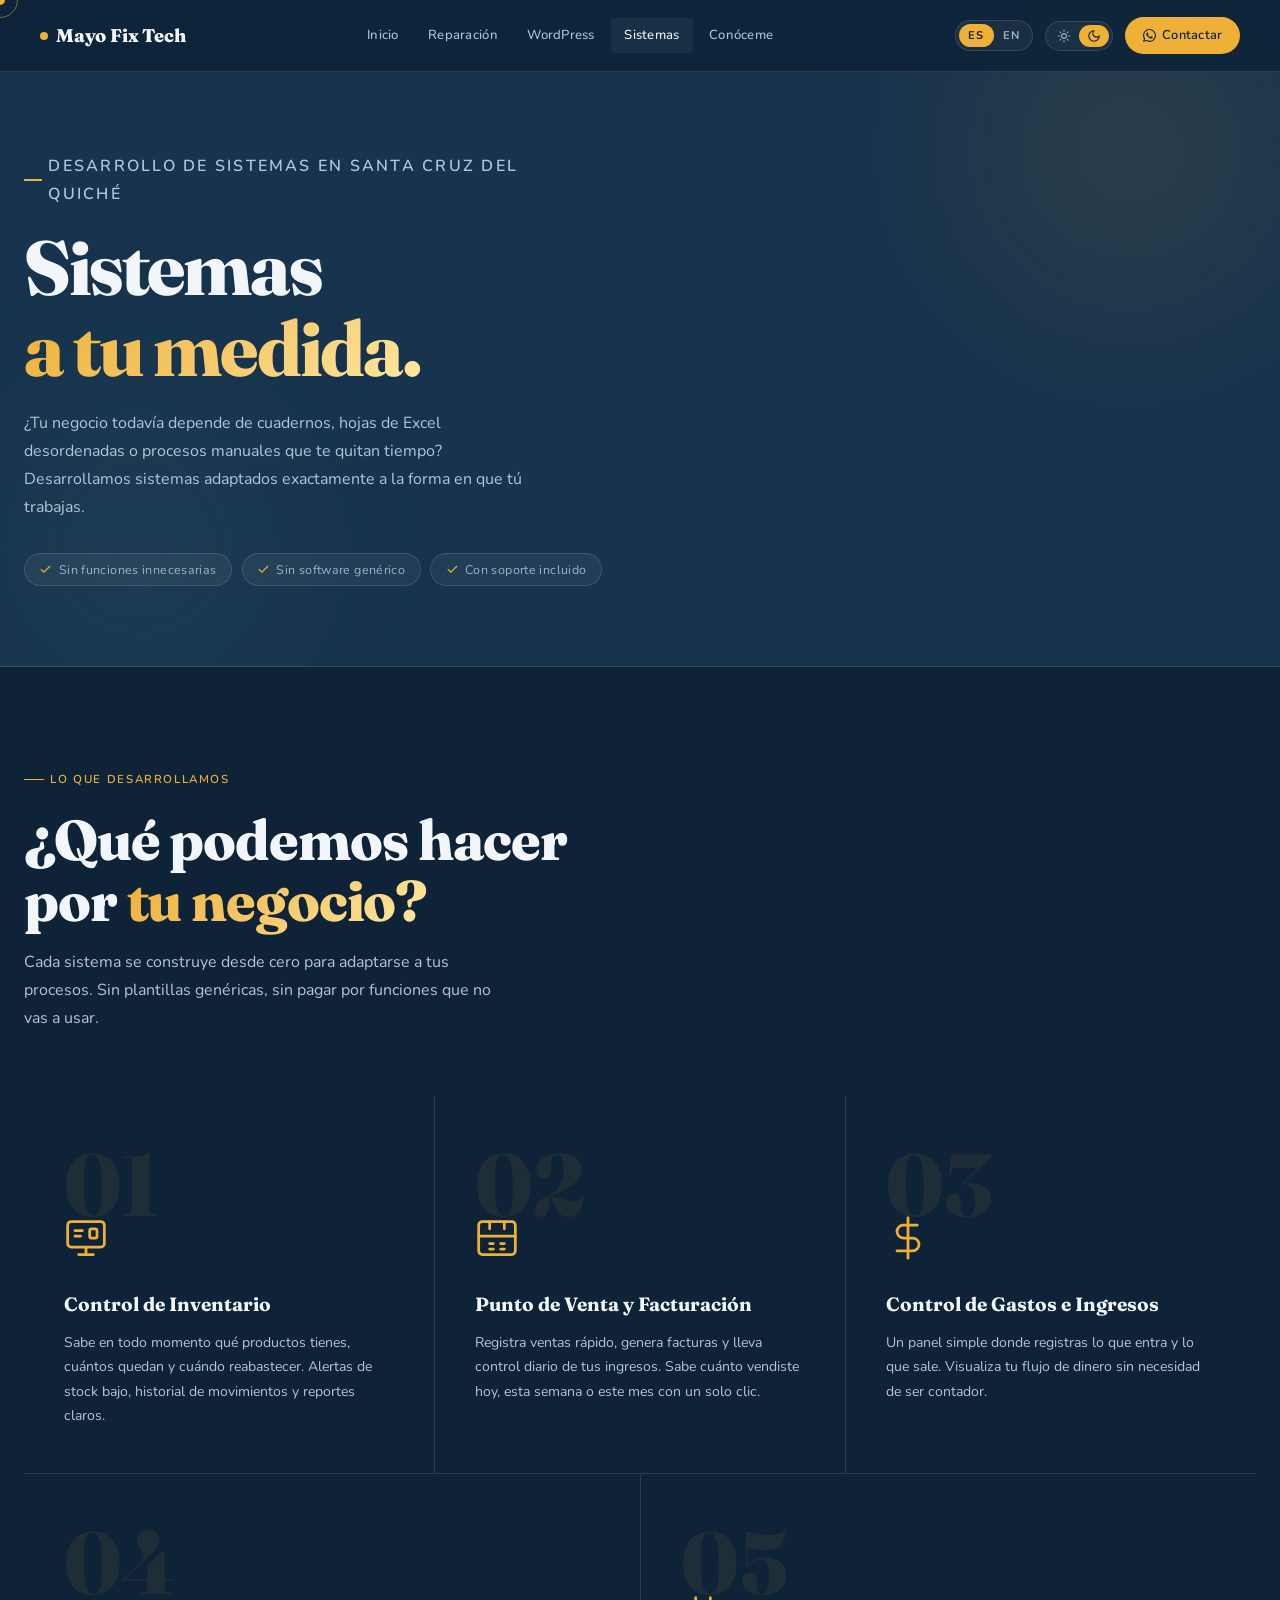
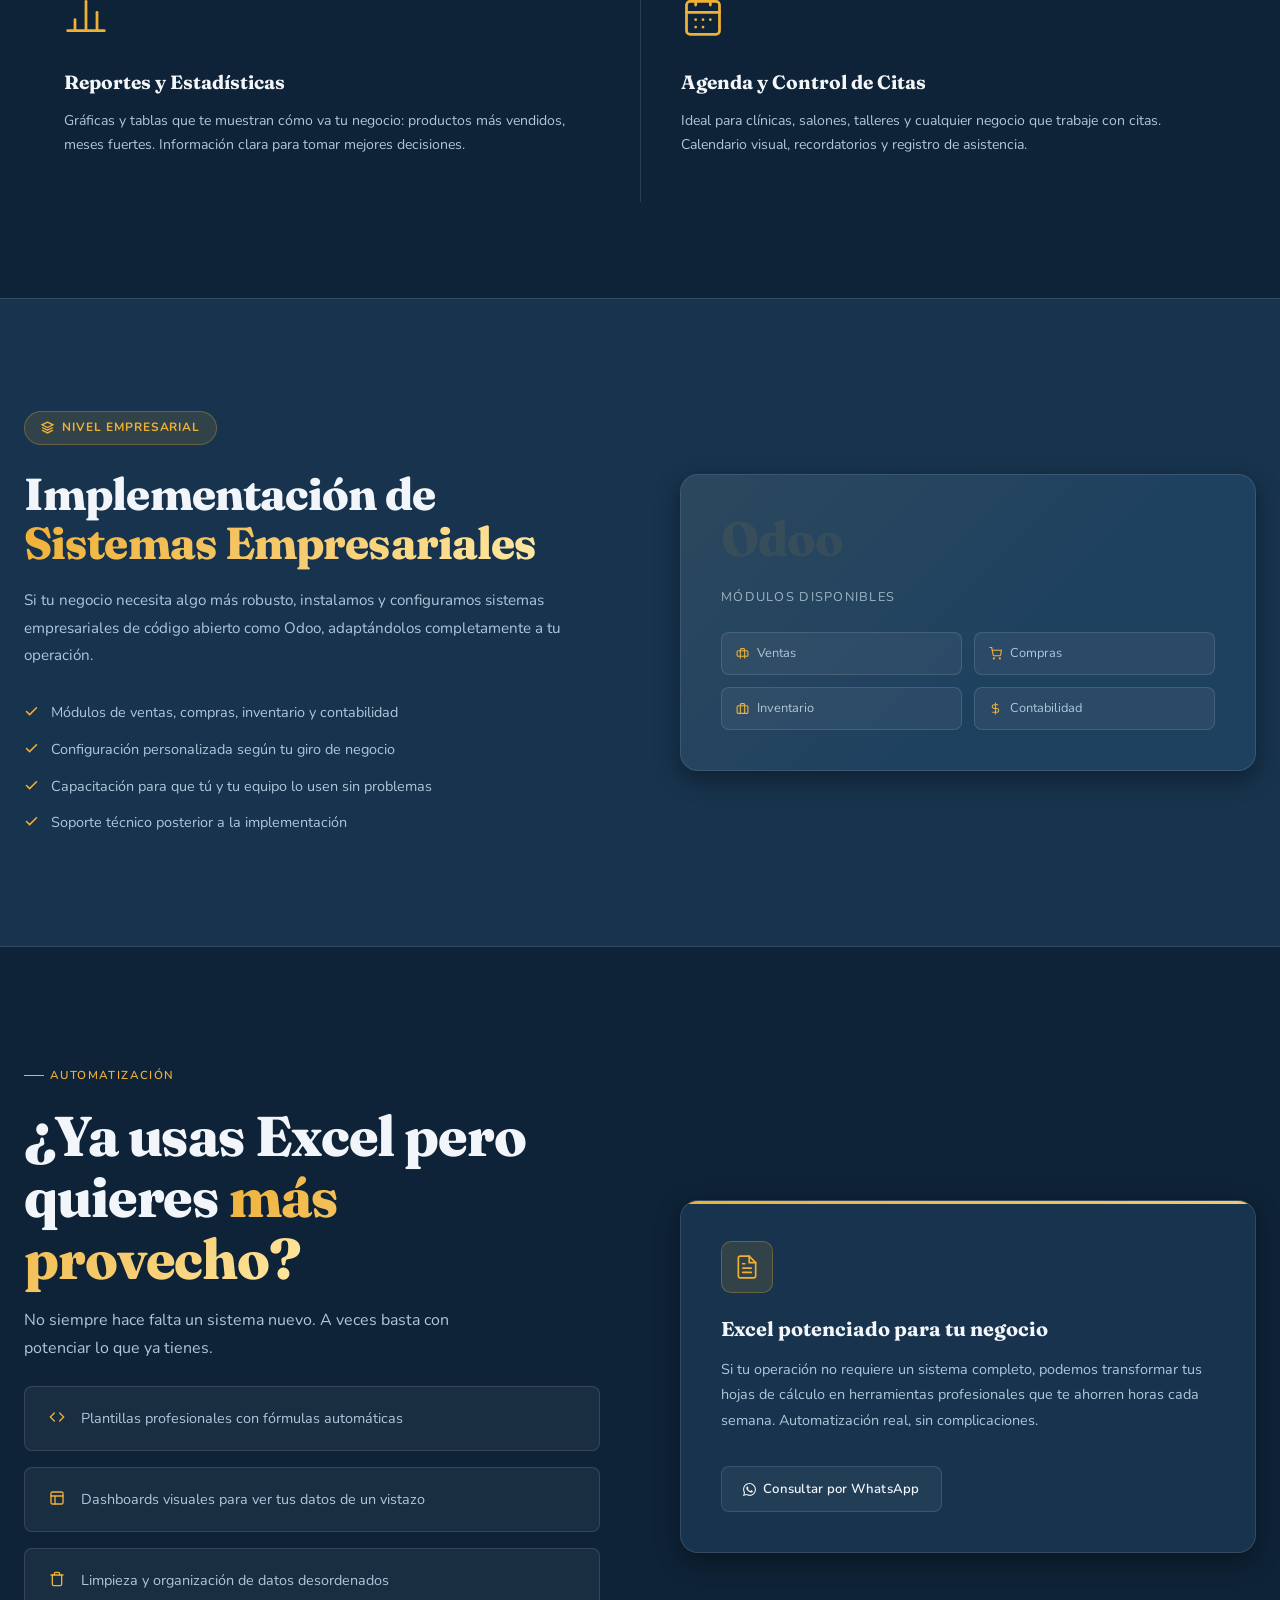
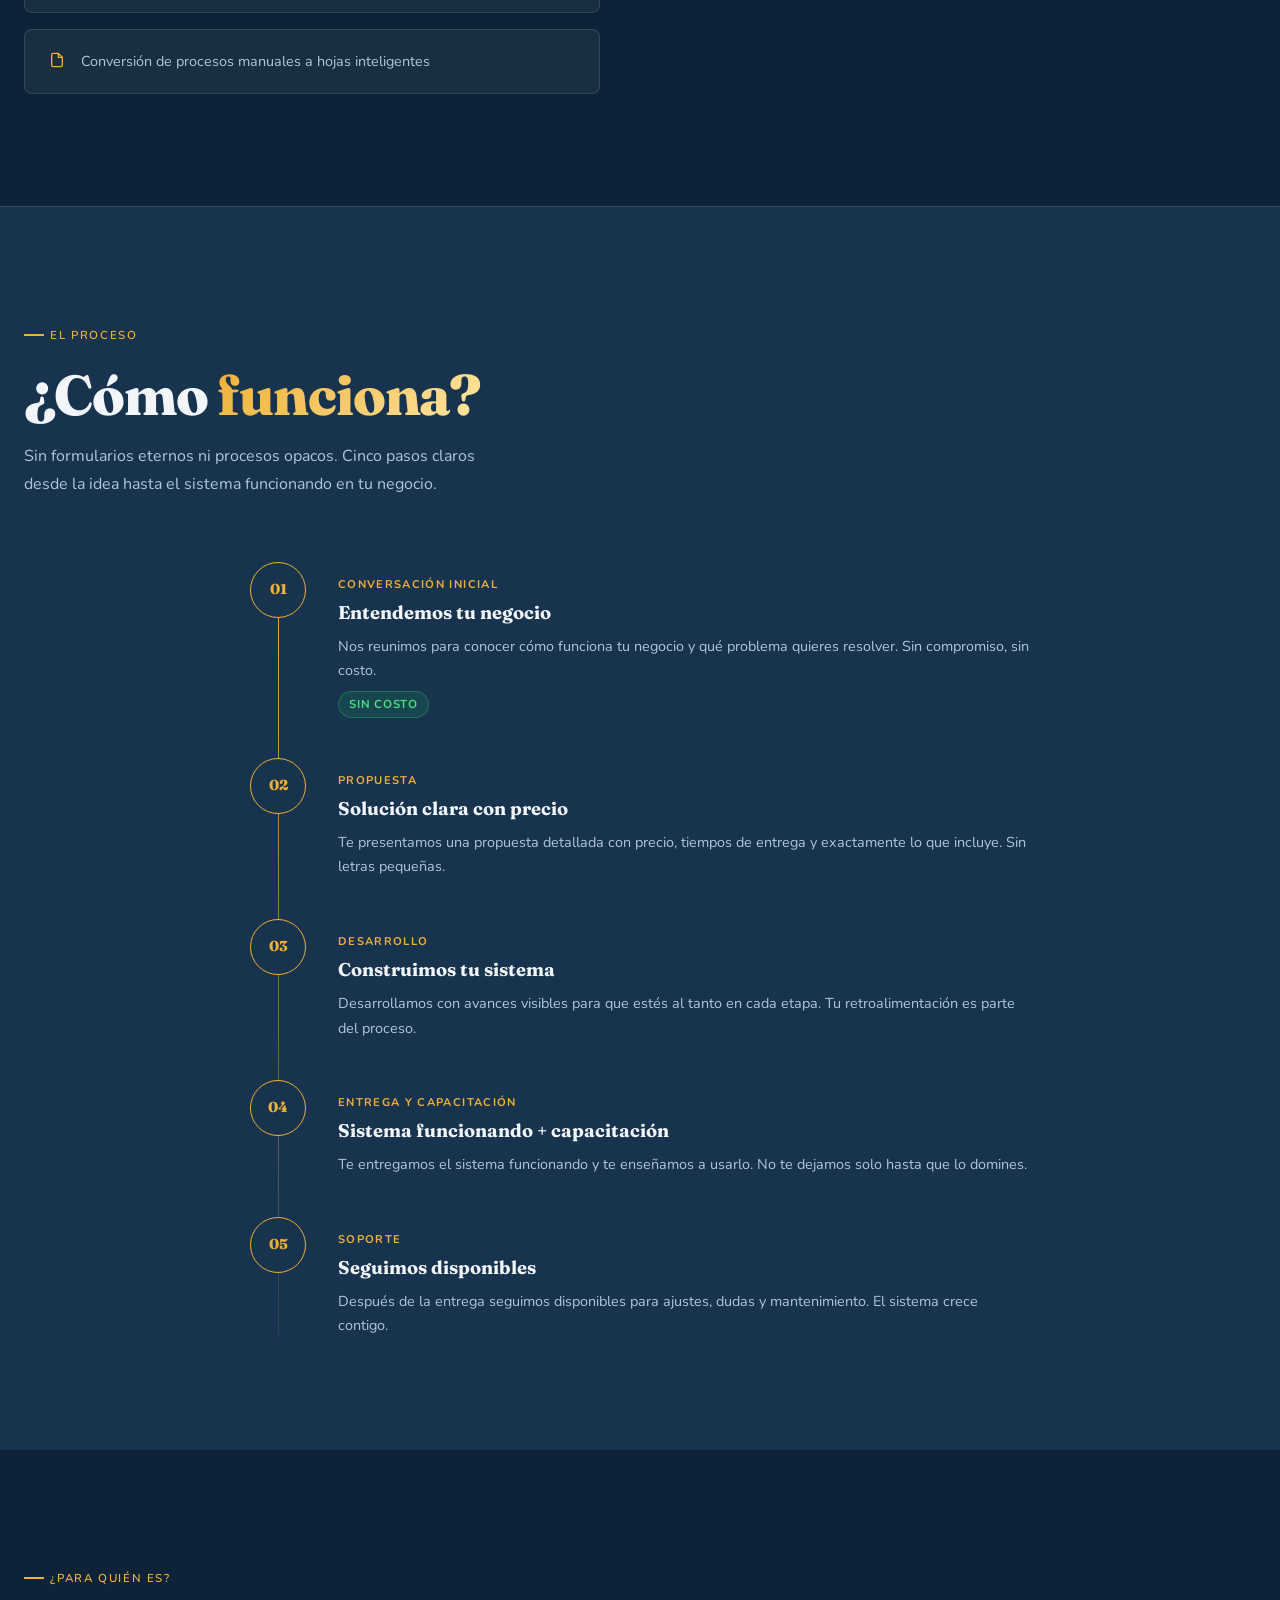
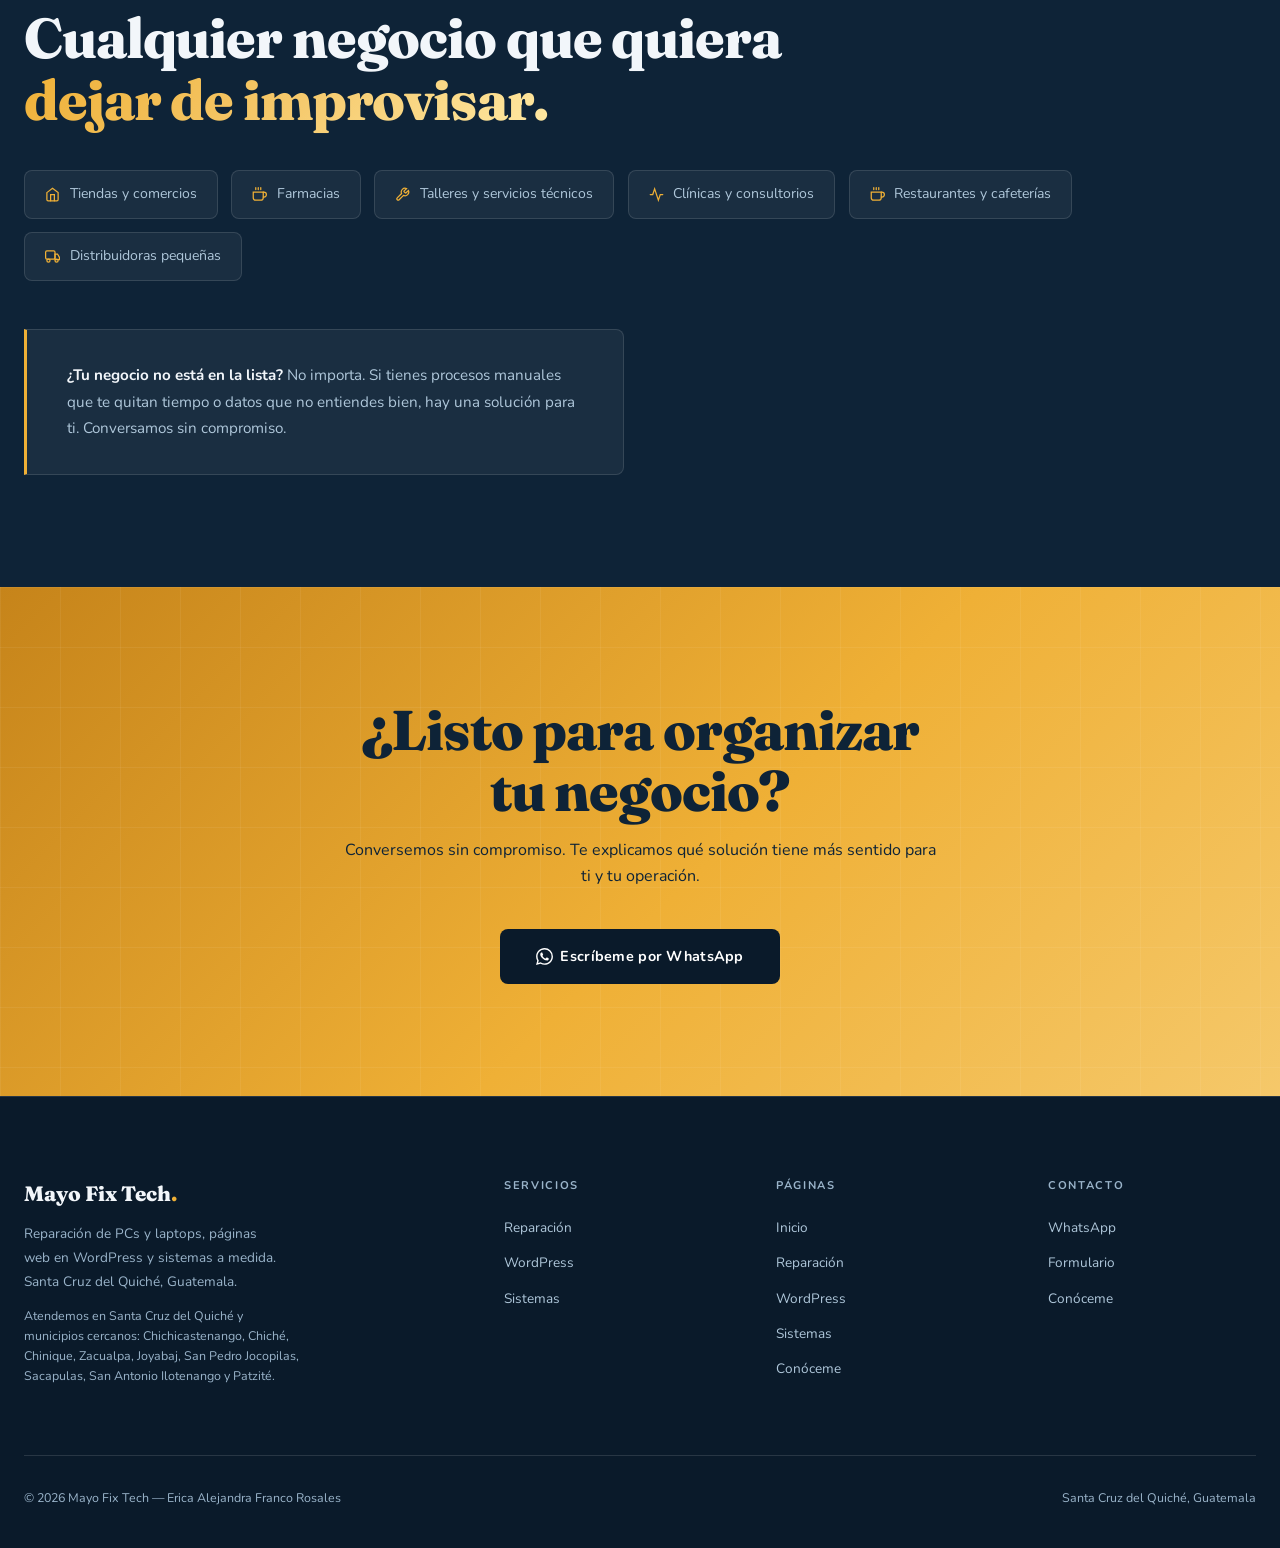
<file: sistemas.html>
<!DOCTYPE html>
<html lang="es">

<head>
  <!-- Codificación de caracteres y configuración del viewport para dispositivos móviles -->
  <meta charset="UTF-8">
  <meta name="viewport" content="width=device-width, initial-scale=1.0">
  <!-- Título optimizado SEO: servicio + ubicación (máx. 60 caracteres) -->
  <title>Sistemas a Medida en Quiché | Mayo Fix Tech</title>
  <link rel="canonical" href="https://mayofixtech.com/sistemas.html">

  <!-- Descripción para Google: orientada a generar clic (máx. 155 caracteres) -->
  <meta name="description" content="Software de inventario, punto de venta y sistemas a medida para negocios en Santa Cruz del Quiché. Reemplaza Excel con soluciones que realmente funcionan.">

  <!-- Geolocalización: región GT-QC = Quiché, Guatemala -->
  <meta name="geo.region" content="GT-QC">
  <meta name="geo.placename" content="Santa Cruz del Quiché">

  <!-- Open Graph: mejora la vista previa al compartir en redes sociales -->
  <meta property="og:type" content="website">
  <meta property="og:locale" content="es_GT">
  <meta property="og:site_name" content="Mayo Fix Tech">
  <meta property="og:title" content="Sistemas a Medida en Quiché | Mayo Fix Tech">
  <meta property="og:description" content="Software de inventario, punto de venta y sistemas a medida para negocios en Santa Cruz del Quiché. Soluciones que realmente funcionan.">
  <meta property="og:url" content="https://mayofixtech.com/sistemas.html">

  <!-- <!-- Vista previa al compartir (WhatsApp, Facebook, LinkedIn). La URL debe ser absoluta
       o WhatsApp no la encuentra, y por debajo de 300 KB o la descarta. -->
  <meta property="og:image" content="https://mayofixtech.com/og-image.jpg">
  <meta property="og:image:width" content="1200">
  <meta property="og:image:height" content="630">
  <meta property="og:image:type" content="image/jpeg">
  <meta property="og:image:alt" content="Mayo Fix Tech — Diagnóstico y reparación de PC">

  <!-- Mismo dato para X/Twitter y para los clientes que leen estas etiquetas -->
  <meta name="twitter:card" content="summary_large_image">
  <meta name="twitter:title" content="Sistemas a Medida en Quiché | Mayo Fix Tech">
  <meta name="twitter:description" content="Software de inventario, punto de venta y sistemas a medida para negocios en Santa Cruz del Quiché. Soluciones que realmente funcionan.">
  <meta name="twitter:image" content="https://mayofixtech.com/og-image.jpg">
  <!-- Preconecta con ambos CDN de Google Fonts para reducir latencia -->
  <link rel="preconnect" href="https://fonts.googleapis.com">
  <link rel="preconnect" href="https://fonts.gstatic.com" crossorigin>

  <!-- Carga no bloqueante de Google Fonts -->
  <link rel="preload" as="style" href="https://fonts.googleapis.com/css2?family=Fraunces:opsz,wght@9..144,700;9..144,800&family=Nunito:wght@400;500;600;700&display=swap">
  <link href="https://fonts.googleapis.com/css2?family=Fraunces:opsz,wght@9..144,700;9..144,800&family=Nunito:wght@400;500;600;700&display=swap" rel="stylesheet" media="print" onload="this.media='all'">
  <noscript><link rel="stylesheet" href="https://fonts.googleapis.com/css2?family=Fraunces:opsz,wght@9..144,700;9..144,800&family=Nunito:wght@400;500;600;700&display=swap"></noscript>

  <!-- <!-- Iconos: el .ico lleva 16/32/48 px (el de 16 con el trazo más grueso para que se lea);
       el .svg para navegadores modernos y el .png para la pantalla de inicio en iOS. -->
  <link rel="icon" href="favicon.ico" sizes="32x32">
  <link rel="icon" href="favicon.svg" type="image/svg+xml">
  <link rel="apple-touch-icon" href="apple-touch-icon.png">

  <!-- ── TEMA CLARO / OSCURO El sitio abre siempre en oscuro, sin mirar la preferencia del sistema. Solo se respeta el tema que el visitante haya elegido antes con el selector. Se aplica antes de que el navegador pinte nada, para que al recargar no se vea un destello. -->
  <meta name="color-scheme" content="dark light">
  <meta name="theme-color" content="#0E2337">
  <script>
    (function () {
      var t = null;
      try { t = localStorage.getItem('theme'); } catch (e) {}
      if (t !== 'light' && t !== 'dark') t = 'dark';
      document.documentElement.setAttribute('data-theme', t);
      if (t === 'light') {
        var m = document.querySelector('meta[name="theme-color"]');
        if (m) m.setAttribute('content', '#F5F8FC');
      }
    }());
  </script>

  <!-- Google Analytics 4. Va con async para no retrasar la carga de la página.
       El evento contacto_whatsapp se envía desde js/main.js. -->
  <script async src="https://www.googletagmanager.com/gtag/js?id=G-TFHFFPBXV7"></script>
  <script>
    window.dataLayer = window.dataLayer || [];
    function gtag(){dataLayer.push(arguments);}
    gtag('js', new Date());
    gtag('config', 'G-TFHFFPBXV7');
  </script>

  <link rel="stylesheet" href="css/styles.css">

  <!-- Schema.org Service: datos estructurados para este servicio específico -->
  <script type="application/ld+json">
  {
    "@context": "https://schema.org",
    "@type": "Service",
    "name": "Sistemas y Software a Medida en Santa Cruz del Quiché",
    "description": "Software de inventario, punto de venta y sistemas a medida para negocios en Santa Cruz del Quiché. Reemplaza Excel con soluciones que funcionan.",
    "serviceType": "Software Development",
    "areaServed": {
      "@type": "City",
      "name": "Santa Cruz del Quiché",
      "containedInPlace": {"@type": "AdministrativeArea", "name": "Quiché, Guatemala"}
    },
    "provider": {"@id": "https://mayofixtech.com/#business"}
  }
  </script>
</head>

<body>
  <!-- ── CURSORES PERSONALIZADOS ── Dos capas: un punto sólido (.cursor) que sigue el ratón exacto y un anillo exterior (.cursor-ring) que lo sigue con un pequeño retraso para dar efecto de suavizado. Ambos se ocultan en pantallas táctiles. -->
  <a href="#main-content" class="skip-link">Saltar al contenido</a>
  <div class="cursor" id="cursor"></div>
  <div class="cursor-ring" id="cursorRing"></div>
  <svg style="display:none" aria-hidden="true" focusable="false"><symbol id="ico-wa" viewBox="0 0 24 24"><path d="M17.472 14.382c-.297-.149-1.758-.867-2.03-.967-.273-.099-.471-.148-.67.15-.197.297-.767.966-.94 1.164-.173.199-.347.223-.644.075-.297-.15-1.255-.463-2.39-1.475-.883-.788-1.48-1.761-1.653-2.059-.173-.297-.018-.458.13-.606.134-.133.298-.347.446-.52.149-.174.198-.298.298-.497.099-.198.05-.371-.025-.52-.075-.149-.669-1.612-.916-2.207-.242-.579-.487-.5-.669-.51-.173-.008-.371-.01-.57-.01-.198 0-.52.074-.792.372-.272.297-1.04 1.016-1.04 2.479 0 1.462 1.065 2.875 1.213 3.074.149.198 2.096 3.2 5.077 4.487.709.306 1.262.489 1.694.625.712.227 1.36.195 1.871.118.571-.085 1.758-.719 2.006-1.413.248-.694.248-1.289.173-1.413-.074-.124-.272-.198-.57-.347m-5.421 7.403h-.004a9.87 9.87 0 0 1-5.031-1.378l-.361-.214-3.741.982.998-3.648-.235-.374a9.86 9.86 0 0 1-1.51-5.26c.001-5.45 4.436-9.884 9.888-9.884 2.64 0 5.122 1.03 6.988 2.898a9.825 9.825 0 0 1 2.893 6.994c-.003 5.45-4.437 9.884-9.885 9.884m8.413-18.297A11.815 11.815 0 0 0 12.05 0C5.495 0 .16 5.335.157 11.892c0 2.096.547 4.142 1.588 5.945L.057 24l6.305-1.654a11.882 11.882 0 0 0 5.683 1.448h.005c6.554 0 11.89-5.335 11.893-11.893a11.821 11.821 0 0 0-3.48-8.413Z"/></symbol><symbol id="ico-sun" viewBox="0 0 24 24" fill="none" stroke="currentColor" stroke-width="2" stroke-linecap="round" stroke-linejoin="round"><circle cx="12" cy="12" r="4"/><path d="M12 2v2m0 16v2M4.93 4.93l1.41 1.41m11.32 11.32 1.41 1.41M2 12h2m16 0h2M6.34 17.66l-1.41 1.41M19.07 4.93l-1.41 1.41"/></symbol><symbol id="ico-moon" viewBox="0 0 24 24" fill="none" stroke="currentColor" stroke-width="2" stroke-linecap="round" stroke-linejoin="round"><path d="M12 3a6 6 0 0 0 9 9 9 9 0 1 1-9-9Z"/></symbol></svg>

  <!-- ── NAV ── -->
  <nav id="navbar">
    <a href="index.html" class="nav-logo">
      <div class="nav-logo-dot"></div>
      Mayo Fix Tech
    </a>

    <ul class="nav-links">
      <li><a href="index.html" data-i18n="nav_home">Inicio</a></li>
      <li><a href="reparacion.html" data-i18n="nav_repair">Reparación</a></li>
      <li><a href="wordpress.html">WordPress</a></li>
      <li><a href="sistemas.html" class="active" data-i18n="nav_sistemas">Sistemas</a></li>
      <li><a href="nosotros.html" data-i18n="nav_about">Conóceme</a></li>
    </ul>

    <div class="nav-right">
      <div class="lang-switch is-es" onclick="toggleLang()" role="switch" tabindex="0" aria-checked="false" aria-label="Cambiar idioma">
        <div class="lang-switch-pill"></div>
        <span class="lang-switch-opt">ES</span>
        <span class="lang-switch-opt">EN</span>
      </div>
      <!-- <!-- Selector de tema: sol = claro, luna = oscuro. El estado lo fija applyTheme() en main.js. -->
      <button class="theme-switch is-dark" type="button" onclick="toggleTheme()" role="switch" aria-checked="true" aria-label="Cambiar tema">
        <span class="theme-switch-pill"></span>
        <span class="theme-switch-opt"><svg aria-hidden="true" focusable="false"><use href="#ico-sun"/></svg></span>
        <span class="theme-switch-opt"><svg aria-hidden="true" focusable="false"><use href="#ico-moon"/></svg></span>
      </button>
      <a href="https://wa.me/50259924104" target="_blank" rel="noopener" class="nav-cta">
        <svg width="13" height="13" fill="currentColor" aria-hidden="true"><use href="#ico-wa"/></svg>
        <span data-i18n="nav_contact">Contactar</span>
      </a>
      <button class="hamburger" aria-label="Menú" onclick="toggleMenu()">
        <span></span><span></span><span></span>
      </button>
    </div>
  </nav>

  <!-- ── MENÚ MÓVIL ── Panel desplegable que aparece en pantallas pequeñas al pulsar el hamburger. Se activa añadiendo la clase "open" desde JavaScript. Incluye los mismos enlaces del nav y el interruptor de idioma. -->
  <div class="mobile-menu" id="mobileMenu">
    <a href="index.html" data-i18n="nav_home">Inicio</a>
    <a href="reparacion.html" data-i18n="nav_repair">Reparación</a>
    <a href="wordpress.html">WordPress</a>
    <a href="sistemas.html" data-i18n="nav_sistemas">Sistemas</a>
    <a href="nosotros.html" data-i18n="nav_about">Conóceme</a>

  </div>

  <!-- PAGE HEADER -->
  <header class="page-header" id="main-content">
    <div class="page-header-orb"></div>
    <div class="page-header-orb2"></div>
    <div class="page-header-inner">
      <p class="page-tag" data-i18n="header_tag">Desarrollo de sistemas en Santa Cruz del Quiché</p>
      <h1>
        <span data-i18n="header_h1_line1">Sistemas</span><br>
        <span class="grad" data-i18n="header_h1_line2">a tu medida.</span>
      </h1>
      <p data-i18n="header_sub">¿Tu negocio todavía depende de cuadernos, hojas de Excel desordenadas o procesos manuales que te quitan tiempo? Desarrollamos sistemas adaptados exactamente a la forma en que tú trabajas.</p>
      <div class="header-badges">
        <span class="header-badge">
          <svg width="13" height="13" viewBox="0 0 24 24" fill="none" stroke="currentColor" stroke-width="2" stroke-linecap="round"><polyline points="20 6 9 17 4 12"/></svg>
          <span data-i18n="badge_custom">Sin funciones innecesarias</span>
        </span>
        <span class="header-badge">
          <svg width="13" height="13" viewBox="0 0 24 24" fill="none" stroke="currentColor" stroke-width="2" stroke-linecap="round"><polyline points="20 6 9 17 4 12"/></svg>
          <span data-i18n="badge_nogeneric">Sin software genérico</span>
        </span>
        <span class="header-badge">
          <svg width="13" height="13" viewBox="0 0 24 24" fill="none" stroke="currentColor" stroke-width="2" stroke-linecap="round"><polyline points="20 6 9 17 4 12"/></svg>
          <span data-i18n="badge_support">Con soporte incluido</span>
        </span>
      </div>
    </div>
  </header>

  <!-- SERVICES GRID — 5 cards (3 + 2) -->
  <section class="services-section">
    <div class="max">
      <p class="section-tag reveal" data-i18n="srv_tag">Lo que desarrollamos</p>
      <h2 class="section-title reveal" data-i18n-html="srv_title">¿Qué podemos hacer<br>por <span class="grad">tu negocio?</span></h2>
      <p class="section-sub reveal" data-i18n="srv_sub">Cada sistema se construye desde cero para adaptarse a tus procesos. Sin plantillas genéricas, sin pagar por funciones que no vas a usar.</p>

      <!-- Top row: 3 cards -->
      <div class="services-grid">

        <!-- 01 Inventario -->
        <div class="srv-card reveal">
          <div class="srv-card-num" aria-hidden="true">01</div>
          <svg class="srv-icon" viewBox="0 0 24 24" fill="none" stroke="currentColor" stroke-width="1.5" stroke-linecap="round">
            <rect x="2" y="3" width="20" height="14" rx="2"/>
            <path d="M8 21h8M12 17v4"/>
            <path d="M6 8h4M6 11h3"/>
            <rect x="14" y="7" width="4" height="5" rx="1"/>
          </svg>
          <h3 data-i18n="s1_title">Control de Inventario</h3>
          <p data-i18n="s1_desc">Sabe en todo momento qué productos tienes, cuántos quedan y cuándo reabastecer. Alertas de stock bajo, historial de movimientos y reportes claros.</p>
        </div>

        <!-- 02 Punto de Venta -->
        <div class="srv-card reveal reveal-delay-1">
          <div class="srv-card-num" aria-hidden="true">02</div>
          <svg class="srv-icon" viewBox="0 0 24 24" fill="none" stroke="currentColor" stroke-width="1.5" stroke-linecap="round">
            <rect x="2" y="3" width="20" height="18" rx="2"/>
            <path d="M16 3v4M8 3v4M2 11h20"/>
            <path d="M8 15h2M8 18h2M14 15h2M14 18h2"/>
          </svg>
          <h3 data-i18n="s2_title">Punto de Venta y Facturación</h3>
          <p data-i18n="s2_desc">Registra ventas rápido, genera facturas y lleva control diario de tus ingresos. Sabe cuánto vendiste hoy, esta semana o este mes con un solo clic.</p>
        </div>

        <!-- 03 Gastos e Ingresos -->
        <div class="srv-card reveal reveal-delay-2">
          <div class="srv-card-num" aria-hidden="true">03</div>
          <svg class="srv-icon" viewBox="0 0 24 24" fill="none" stroke="currentColor" stroke-width="1.5" stroke-linecap="round">
            <line x1="12" y1="1" x2="12" y2="23"/>
            <path d="M17 5H9.5a3.5 3.5 0 0 0 0 7h5a3.5 3.5 0 0 1 0 7H6"/>
          </svg>
          <h3 data-i18n="s3_title">Control de Gastos e Ingresos</h3>
          <p data-i18n="s3_desc">Un panel simple donde registras lo que entra y lo que sale. Visualiza tu flujo de dinero sin necesidad de ser contador.</p>
        </div>

      </div>

      <!-- Bottom row: 2 cards -->
      <div class="services-grid-bottom">

        <!-- 04 Reportes -->
        <div class="srv-card reveal">
          <div class="srv-card-num" aria-hidden="true">04</div>
          <svg class="srv-icon" viewBox="0 0 24 24" fill="none" stroke="currentColor" stroke-width="1.5" stroke-linecap="round">
            <line x1="18" y1="20" x2="18" y2="10"/>
            <line x1="12" y1="20" x2="12" y2="4"/>
            <line x1="6" y1="20" x2="6" y2="14"/>
            <path d="M2 20h20"/>
          </svg>
          <h3 data-i18n="s4_title">Reportes y Estadísticas</h3>
          <p data-i18n="s4_desc">Gráficas y tablas que te muestran cómo va tu negocio: productos más vendidos, meses fuertes. Información clara para tomar mejores decisiones.</p>
        </div>

        <!-- 05 Agenda -->
        <div class="srv-card reveal reveal-delay-1">
          <div class="srv-card-num" aria-hidden="true">05</div>
          <svg class="srv-icon" viewBox="0 0 24 24" fill="none" stroke="currentColor" stroke-width="1.5" stroke-linecap="round">
            <rect x="3" y="4" width="18" height="18" rx="2" ry="2"/>
            <line x1="16" y1="2" x2="16" y2="6"/>
            <line x1="8" y1="2" x2="8" y2="6"/>
            <line x1="3" y1="10" x2="21" y2="10"/>
            <path d="M8 14h.01M12 14h.01M16 14h.01M8 18h.01M12 18h.01"/>
          </svg>
          <h3 data-i18n="s5_title">Agenda y Control de Citas</h3>
          <p data-i18n="s5_desc">Ideal para clínicas, salones, talleres y cualquier negocio que trabaje con citas. Calendario visual, recordatorios y registro de asistencia.</p>
        </div>

      </div>
    </div>
  </section>

  <!-- ENTERPRISE — Odoo / Sistemas Empresariales -->
  <section class="enterprise-section">
    <div class="enterprise-inner">

      <div class="reveal">
        <div class="enterprise-badge">
          <svg width="13" height="13" viewBox="0 0 24 24" fill="none" stroke="currentColor" stroke-width="2.5"><path d="M12 2L2 7l10 5 10-5-10-5zM2 17l10 5 10-5M2 12l10 5 10-5"/></svg>
          <span data-i18n="ent_badge">Nivel empresarial</span>
        </div>
        <h2 class="enterprise-title" data-i18n-html="ent_title">Implementación de<br><span class="grad">Sistemas Empresariales</span></h2>
        <p class="enterprise-desc" data-i18n="ent_desc">Si tu negocio necesita algo más robusto, instalamos y configuramos sistemas empresariales de código abierto como Odoo, adaptándolos completamente a tu operación.</p>
        <ul class="enterprise-feats">
          <li>
            <svg width="15" height="15" viewBox="0 0 24 24" fill="none" stroke="currentColor" stroke-width="2.5" stroke-linecap="round"><polyline points="20 6 9 17 4 12"/></svg>
            <span data-i18n="ent_f1">Módulos de ventas, compras, inventario y contabilidad</span>
          </li>
          <li>
            <svg width="15" height="15" viewBox="0 0 24 24" fill="none" stroke="currentColor" stroke-width="2.5" stroke-linecap="round"><polyline points="20 6 9 17 4 12"/></svg>
            <span data-i18n="ent_f2">Configuración personalizada según tu giro de negocio</span>
          </li>
          <li>
            <svg width="15" height="15" viewBox="0 0 24 24" fill="none" stroke="currentColor" stroke-width="2.5" stroke-linecap="round"><polyline points="20 6 9 17 4 12"/></svg>
            <span data-i18n="ent_f3">Capacitación para que tú y tu equipo lo usen sin problemas</span>
          </li>
          <li>
            <svg width="15" height="15" viewBox="0 0 24 24" fill="none" stroke="currentColor" stroke-width="2.5" stroke-linecap="round"><polyline points="20 6 9 17 4 12"/></svg>
            <span data-i18n="ent_f4">Soporte técnico posterior a la implementación</span>
          </li>
        </ul>
      </div>

      <div class="enterprise-visual reveal reveal-delay-2">
        <div class="odoo-logo" aria-hidden="true">Odoo</div>
        <p data-i18n="ent_modules">Módulos disponibles</p>
        <div class="module-grid">
          <div class="module-pill">
            <svg width="13" height="13" viewBox="0 0 24 24" fill="none" stroke="currentColor" stroke-width="2"><path d="M20 7H4a2 2 0 0 0-2 2v6a2 2 0 0 0 2 2h16a2 2 0 0 0 2-2V9a2 2 0 0 0-2-2z"/><path d="M16 21V5a2 2 0 0 0-2-2h-4a2 2 0 0 0-2 2v16"/></svg>
            <span data-i18n="mod_ventas">Ventas</span>
          </div>
          <div class="module-pill">
            <svg width="13" height="13" viewBox="0 0 24 24" fill="none" stroke="currentColor" stroke-width="2"><circle cx="9" cy="21" r="1"/><circle cx="20" cy="21" r="1"/><path d="M1 1h4l2.68 13.39a2 2 0 0 0 2 1.61h9.72a2 2 0 0 0 2-1.61L23 6H6"/></svg>
            <span data-i18n="mod_compras">Compras</span>
          </div>
          <div class="module-pill">
            <svg width="13" height="13" viewBox="0 0 24 24" fill="none" stroke="currentColor" stroke-width="2"><rect x="2" y="7" width="20" height="14" rx="2"/><path d="M16 21V5a2 2 0 0 0-2-2h-4a2 2 0 0 0-2 2v16"/></svg>
            <span data-i18n="mod_inventario">Inventario</span>
          </div>
          <div class="module-pill">
            <svg width="13" height="13" viewBox="0 0 24 24" fill="none" stroke="currentColor" stroke-width="2"><line x1="12" y1="1" x2="12" y2="23"/><path d="M17 5H9.5a3.5 3.5 0 0 0 0 7h5a3.5 3.5 0 0 1 0 7H6"/></svg>
            <span data-i18n="mod_contabilidad">Contabilidad</span>
          </div>
        </div>
      </div>

    </div>
  </section>

  <!-- EXCEL AUTOMATION -->
  <section class="excel-section">
    <div class="excel-inner max">

      <div class="reveal">
        <p class="section-tag" data-i18n="xls_tag">Automatización</p>
        <h2 class="section-title" data-i18n-html="xls_title">¿Ya usas Excel pero<br>quieres <span class="grad">más provecho?</span></h2>
        <p class="section-sub excel-section-sub" data-i18n="xls_sub">No siempre hace falta un sistema nuevo. A veces basta con potenciar lo que ya tienes.</p>
        <ul class="excel-feats">
          <li>
            <svg width="16" height="16" viewBox="0 0 24 24" fill="none" stroke="currentColor" stroke-width="2" stroke-linecap="round"><polyline points="16 18 22 12 16 6"/><polyline points="8 6 2 12 8 18"/></svg>
            <span data-i18n="xls_f1">Plantillas profesionales con fórmulas automáticas</span>
          </li>
          <li>
            <svg width="16" height="16" viewBox="0 0 24 24" fill="none" stroke="currentColor" stroke-width="2" stroke-linecap="round"><rect x="3" y="3" width="18" height="18" rx="2"/><path d="M3 9h18M9 21V9"/></svg>
            <span data-i18n="xls_f2">Dashboards visuales para ver tus datos de un vistazo</span>
          </li>
          <li>
            <svg width="16" height="16" viewBox="0 0 24 24" fill="none" stroke="currentColor" stroke-width="2" stroke-linecap="round"><polyline points="3 6 5 6 21 6"/><path d="M19 6v14a2 2 0 0 1-2 2H7a2 2 0 0 1-2-2V6m3 0V4a2 2 0 0 1 2-2h4a2 2 0 0 1 2 2v2"/></svg>
            <span data-i18n="xls_f3">Limpieza y organización de datos desordenados</span>
          </li>
          <li>
            <svg width="16" height="16" viewBox="0 0 24 24" fill="none" stroke="currentColor" stroke-width="2" stroke-linecap="round"><path d="M14 2H6a2 2 0 0 0-2 2v16a2 2 0 0 0 2 2h12a2 2 0 0 0 2-2V8z"/><polyline points="14 2 14 8 20 8"/></svg>
            <span data-i18n="xls_f4">Conversión de procesos manuales a hojas inteligentes</span>
          </li>
        </ul>
      </div>

      <div class="excel-callout reveal reveal-delay-2">
        <div class="excel-callout-icon">
          <svg width="26" height="26" viewBox="0 0 24 24" fill="none" stroke="currentColor" stroke-width="1.5" stroke-linecap="round">
            <path d="M14 2H6a2 2 0 0 0-2 2v16a2 2 0 0 0 2 2h12a2 2 0 0 0 2-2V8z"/>
            <polyline points="14 2 14 8 20 8"/>
            <line x1="16" y1="13" x2="8" y2="13"/>
            <line x1="16" y1="17" x2="8" y2="17"/>
            <polyline points="10 9 9 9 8 9"/>
          </svg>
        </div>
        <h4 data-i18n="xls_card_title">Excel potenciado para tu negocio</h4>
        <p data-i18n="xls_card_desc">Si tu operación no requiere un sistema completo, podemos transformar tus hojas de cálculo en herramientas profesionales que te ahorren horas cada semana. Automatización real, sin complicaciones.</p>
        <br>
        <a href="https://wa.me/50259924104" target="_blank" rel="noopener" class="btn btn-ghost" >
          <svg width="13" height="13" fill="currentColor" aria-hidden="true"><use href="#ico-wa"/></svg>
          <span data-i18n="xls_cta_btn">Consultar por WhatsApp</span>
        </a>
      </div>

    </div>
  </section>

  <!-- PROCESS — 5 steps vertical timeline -->
  <section class="process-section">
    <div class="max">
      <p class="section-tag reveal" data-i18n="proc_tag">El proceso</p>
      <h2 class="section-title reveal" data-i18n-html="proc_title">¿Cómo <span class="grad">funciona?</span></h2>
      <p class="section-sub reveal" data-i18n="proc_sub">Sin formularios eternos ni procesos opacos. Cinco pasos claros desde la idea hasta el sistema funcionando en tu negocio.</p>

      <div class="process-timeline">

        <div class="proc-step reveal">
          <div class="proc-circle"><div class="proc-num">01</div></div>
          <div class="proc-content">
            <div class="proc-label" data-i18n="proc1_label">Conversación inicial</div>
            <h4 data-i18n="proc1_title">Entendemos tu negocio</h4>
            <p data-i18n="proc1_desc">Nos reunimos para conocer cómo funciona tu negocio y qué problema quieres resolver. Sin compromiso, sin costo.</p>
            <span class="proc-free-badge" data-i18n="proc1_badge">Sin costo</span>
          </div>
        </div>

        <div class="proc-step reveal reveal-delay-1">
          <div class="proc-circle"><div class="proc-num">02</div></div>
          <div class="proc-content">
            <div class="proc-label" data-i18n="proc2_label">Propuesta</div>
            <h4 data-i18n="proc2_title">Solución clara con precio</h4>
            <p data-i18n="proc2_desc">Te presentamos una propuesta detallada con precio, tiempos de entrega y exactamente lo que incluye. Sin letras pequeñas.</p>
          </div>
        </div>

        <div class="proc-step reveal reveal-delay-2">
          <div class="proc-circle"><div class="proc-num">03</div></div>
          <div class="proc-content">
            <div class="proc-label" data-i18n="proc3_label">Desarrollo</div>
            <h4 data-i18n="proc3_title">Construimos tu sistema</h4>
            <p data-i18n="proc3_desc">Desarrollamos con avances visibles para que estés al tanto en cada etapa. Tu retroalimentación es parte del proceso.</p>
          </div>
        </div>

        <div class="proc-step reveal reveal-delay-3">
          <div class="proc-circle"><div class="proc-num">04</div></div>
          <div class="proc-content">
            <div class="proc-label" data-i18n="proc4_label">Entrega y capacitación</div>
            <h4 data-i18n="proc4_title">Sistema funcionando + capacitación</h4>
            <p data-i18n="proc4_desc">Te entregamos el sistema funcionando y te enseñamos a usarlo. No te dejamos solo hasta que lo domines.</p>
          </div>
        </div>

        <div class="proc-step reveal reveal-delay-4">
          <div class="proc-circle"><div class="proc-num">05</div></div>
          <div class="proc-content">
            <div class="proc-label" data-i18n="proc5_label">Soporte</div>
            <h4 data-i18n="proc5_title">Seguimos disponibles</h4>
            <p data-i18n="proc5_desc">Después de la entrega seguimos disponibles para ajustes, dudas y mantenimiento. El sistema crece contigo.</p>
          </div>
        </div>

      </div>
    </div>
  </section>

  <!-- FOR WHOM — Industry pills -->
  <section class="forwho-section">
    <div class="max">
      <p class="section-tag reveal" data-i18n="fw_tag">¿Para quién es?</p>
      <h2 class="section-title reveal" data-i18n-html="fw_title">Cualquier negocio que quiera<br><span class="grad">dejar de improvisar.</span></h2>

      <div class="industry-grid reveal">
        <div class="industry-pill">
          <svg width="15" height="15" viewBox="0 0 24 24" fill="none" stroke="currentColor" stroke-width="2" stroke-linecap="round"><path d="M3 9l9-7 9 7v11a2 2 0 0 1-2 2H5a2 2 0 0 1-2-2z"/><polyline points="9 22 9 12 15 12 15 22"/></svg>
          <span data-i18n="fw_tiendas">Tiendas y comercios</span>
        </div>
        <div class="industry-pill">
          <svg width="15" height="15" viewBox="0 0 24 24" fill="none" stroke="currentColor" stroke-width="2" stroke-linecap="round"><path d="M18 8h1a4 4 0 0 1 0 8h-1"/><path d="M2 8h16v9a4 4 0 0 1-4 4H6a4 4 0 0 1-4-4V8z"/><line x1="6" y1="1" x2="6" y2="4"/><line x1="10" y1="1" x2="10" y2="4"/><line x1="14" y1="1" x2="14" y2="4"/></svg>
          <span data-i18n="fw_farmacias">Farmacias</span>
        </div>
        <div class="industry-pill">
          <svg width="15" height="15" viewBox="0 0 24 24" fill="none" stroke="currentColor" stroke-width="2" stroke-linecap="round"><path d="M14.7 6.3a1 1 0 0 0 0 1.4l1.6 1.6a1 1 0 0 0 1.4 0l3.77-3.77a6 6 0 0 1-7.94 7.94l-6.91 6.91a2.12 2.12 0 0 1-3-3l6.91-6.91a6 6 0 0 1 7.94-7.94l-3.76 3.76z"/></svg>
          <span data-i18n="fw_talleres">Talleres y servicios técnicos</span>
        </div>
        <div class="industry-pill">
          <svg width="15" height="15" viewBox="0 0 24 24" fill="none" stroke="currentColor" stroke-width="2" stroke-linecap="round"><path d="M22 12h-4l-3 9L9 3l-3 9H2"/></svg>
          <span data-i18n="fw_clinicas">Clínicas y consultorios</span>
        </div>
        <div class="industry-pill">
          <svg width="15" height="15" viewBox="0 0 24 24" fill="none" stroke="currentColor" stroke-width="2" stroke-linecap="round"><path d="M18 8h1a4 4 0 0 1 0 8h-1"/><path d="M2 8h16v9a4 4 0 0 1-4 4H6a4 4 0 0 1-4-4V8z"/><line x1="6" y1="1" x2="6" y2="4"/><line x1="10" y1="1" x2="10" y2="4"/><line x1="14" y1="1" x2="14" y2="4"/></svg>
          <span data-i18n="fw_restaurantes">Restaurantes y cafeterías</span>
        </div>
        <div class="industry-pill">
          <svg width="15" height="15" viewBox="0 0 24 24" fill="none" stroke="currentColor" stroke-width="2" stroke-linecap="round"><rect x="1" y="3" width="15" height="13" rx="2"/><path d="M16 8h4l3 5v4h-7V8z"/><circle cx="5.5" cy="18.5" r="2.5"/><circle cx="18.5" cy="18.5" r="2.5"/></svg>
          <span data-i18n="fw_distribuidoras">Distribuidoras pequeñas</span>
        </div>
      </div>

      <div class="forwho-note reveal">
        <p data-i18n-html="fw_note"><strong>¿Tu negocio no está en la lista?</strong> No importa. Si tienes procesos manuales que te quitan tiempo o datos que no entiendes bien, hay una solución para ti. Conversamos sin compromiso.</p>
      </div>
    </div>
  </section>

  <!-- CTA BAND -->
  <section class="cta-band">
    <div class="cta-band-inner reveal">
      <h2 data-i18n="cta_title">¿Listo para organizar tu negocio?</h2>
      <p data-i18n="cta_sub">Conversemos sin compromiso. Te explicamos qué solución tiene más sentido para ti y tu operación.</p>
      <a href="https://wa.me/50259924104" target="_blank" rel="noopener" class="btn btn-dark">
        <svg width="17" height="17" fill="currentColor" aria-hidden="true"><use href="#ico-wa"/></svg>
        <span data-i18n="cta_btn">Escríbeme por WhatsApp</span>
      </a>
    </div>
  </section>

  <!-- FOOTER -->
  <footer>
    <div class="footer-top">
      <div class="footer-brand">
        <div class="brand-name">Mayo Fix Tech<span>.</span></div>
        <p data-i18n="footer_brand_p">Reparación de PCs y laptops, páginas web en WordPress y sistemas a medida. Santa Cruz del Quiché, Guatemala.</p>
        <p class="footer-coverage" data-i18n="footer_coverage">Atendemos en Santa Cruz del Quiché y municipios cercanos: Chichicastenango, Chiché, Chinique, Zacualpa, Joyabaj, San Pedro Jocopilas, Sacapulas, San Antonio Ilotenango y Patzité.</p>
      </div>
      <div class="footer-col">
        <h4 data-i18n="footer_h_services">Servicios</h4>
        <ul>
          <li><a href="reparacion.html" data-i18n="nav_repair">Reparación</a></li>
          <li><a href="wordpress.html">WordPress</a></li>
          <li><a href="sistemas.html" data-i18n="nav_sistemas">Sistemas</a></li>
        </ul>
      </div>
      <div class="footer-col">
        <h4 data-i18n="footer_h_pages">Páginas</h4>
        <ul>
          <li><a href="index.html" data-i18n="nav_home">Inicio</a></li>
          <li><a href="reparacion.html" data-i18n="nav_repair">Reparación</a></li>
          <li><a href="wordpress.html">WordPress</a></li>
          <li><a href="sistemas.html" data-i18n="nav_sistemas">Sistemas</a></li>
          <li><a href="nosotros.html" data-i18n="nav_about">Conóceme</a></li>
        </ul>
      </div>
      <div class="footer-col">
        <h4 data-i18n="footer_h_contact">Contacto</h4>
        <ul>
          <li><a href="https://wa.me/50259924104" target="_blank" rel="noopener">WhatsApp</a></li>
          <li><a href="nosotros.html#contacto" data-i18n="footer_form">Formulario</a></li>
          <li><a href="nosotros.html" data-i18n="nav_about">Conóceme</a></li>
        </ul>
      </div>
    </div>
    <div class="footer-bottom">
      <span data-i18n="footer_copy">© 2026 Mayo Fix Tech — Erica Alejandra Franco Rosales</span>
      <span data-i18n="footer_loc">Santa Cruz del Quiché, Guatemala</span>
    </div>
  </footer>

  <script>
    const translations = {
      es: {
        page_title:    "Sistemas a Medida en Quiché | Mayo Fix Tech",
        nav_home:      "Inicio",
        nav_repair:    "Reparación",
        nav_sistemas:  "Sistemas",
        nav_about:     "Conóceme",
        nav_contact:   "Contactar",
        lang_label:    "Idioma",
        header_tag:    "Desarrollo de sistemas en Santa Cruz del Quiché",
        header_h1_line1: "Sistemas",
        header_h1_line2: "a tu medida.",
        header_sub:    "¿Tu negocio todavía depende de cuadernos, hojas de Excel desordenadas o procesos manuales que te quitan tiempo? Desarrollamos sistemas adaptados exactamente a la forma en que tú trabajas.",
        badge_custom:  "Sin funciones innecesarias",
        badge_nogeneric: "Sin software genérico",
        badge_support: "Con soporte incluido",
        srv_tag:       "Lo que desarrollamos",
        srv_title:     "¿Qué podemos hacer<br>por <span class=\"grad\">tu negocio?</span>",
        srv_sub:       "Cada sistema se construye desde cero para adaptarse a tus procesos. Sin plantillas genéricas, sin pagar por funciones que no vas a usar.",
        s1_title:      "Control de Inventario",
        s1_desc:       "Sabe en todo momento qué productos tienes, cuántos quedan y cuándo reabastecer. Alertas de stock bajo, historial de movimientos y reportes claros.",
        s2_title:      "Punto de Venta y Facturación",
        s2_desc:       "Registra ventas rápido, genera facturas y lleva control diario de tus ingresos. Sabe cuánto vendiste hoy, esta semana o este mes con un solo clic.",
        s3_title:      "Control de Gastos e Ingresos",
        s3_desc:       "Un panel simple donde registras lo que entra y lo que sale. Visualiza tu flujo de dinero sin necesidad de ser contador.",
        s4_title:      "Reportes y Estadísticas",
        s4_desc:       "Gráficas y tablas que te muestran cómo va tu negocio: productos más vendidos, meses fuertes. Información clara para tomar mejores decisiones.",
        s5_title:      "Agenda y Control de Citas",
        s5_desc:       "Ideal para clínicas, salones, talleres y cualquier negocio que trabaje con citas. Calendario visual, recordatorios y registro de asistencia.",
        ent_badge:     "Nivel empresarial",
        ent_title:     "Implementación de<br><span class=\"grad\">Sistemas Empresariales</span>",
        ent_desc:      "Si tu negocio necesita algo más robusto, instalamos y configuramos sistemas empresariales de código abierto como Odoo, adaptándolos completamente a tu operación.",
        ent_f1:        "Módulos de ventas, compras, inventario y contabilidad",
        ent_f2:        "Configuración personalizada según tu giro de negocio",
        ent_f3:        "Capacitación para que tú y tu equipo lo usen sin problemas",
        ent_f4:        "Soporte técnico posterior a la implementación",
        ent_modules:   "Módulos disponibles",
        mod_ventas:    "Ventas",
        mod_compras:   "Compras",
        mod_inventario:"Inventario",
        mod_contabilidad:"Contabilidad",
        xls_tag:       "Automatización",
        xls_title:     "¿Ya usas Excel pero<br>quieres <span class=\"grad\">más provecho?</span>",
        xls_sub:       "No siempre hace falta un sistema nuevo. A veces basta con potenciar lo que ya tienes.",
        xls_f1:        "Plantillas profesionales con fórmulas automáticas",
        xls_f2:        "Dashboards visuales para ver tus datos de un vistazo",
        xls_f3:        "Limpieza y organización de datos desordenados",
        xls_f4:        "Conversión de procesos manuales a hojas inteligentes",
        xls_card_title:"Excel potenciado para tu negocio",
        xls_card_desc: "Si tu operación no requiere un sistema completo, podemos transformar tus hojas de cálculo en herramientas profesionales que te ahorren horas cada semana. Automatización real, sin complicaciones.",
        xls_cta_btn:   "Consultar por WhatsApp",
        proc_tag:      "El proceso",
        proc_title:    "¿Cómo <span class=\"grad\">funciona?</span>",
        proc_sub:      "Sin formularios eternos ni procesos opacos. Cinco pasos claros desde la idea hasta el sistema funcionando en tu negocio.",
        proc1_label:   "Conversación inicial",
        proc1_title:   "Entendemos tu negocio",
        proc1_desc:    "Nos reunimos para conocer cómo funciona tu negocio y qué problema quieres resolver. Sin compromiso, sin costo.",
        proc1_badge:   "Sin costo",
        proc2_label:   "Propuesta",
        proc2_title:   "Solución clara con precio",
        proc2_desc:    "Te presentamos una propuesta detallada con precio, tiempos de entrega y exactamente lo que incluye. Sin letras pequeñas.",
        proc3_label:   "Desarrollo",
        proc3_title:   "Construimos tu sistema",
        proc3_desc:    "Desarrollamos con avances visibles para que estés al tanto en cada etapa. Tu retroalimentación es parte del proceso.",
        proc4_label:   "Entrega y capacitación",
        proc4_title:   "Sistema funcionando + capacitación",
        proc4_desc:    "Te entregamos el sistema funcionando y te enseñamos a usarlo. No te dejamos solo hasta que lo domines.",
        proc5_label:   "Soporte",
        proc5_title:   "Seguimos disponibles",
        proc5_desc:    "Después de la entrega seguimos disponibles para ajustes, dudas y mantenimiento. El sistema crece contigo.",
        fw_tag:        "¿Para quién es?",
        fw_title:      "Cualquier negocio que quiera<br><span class=\"grad\">dejar de improvisar.</span>",
        fw_tiendas:    "Tiendas y comercios",
        fw_farmacias:  "Farmacias",
        fw_talleres:   "Talleres y servicios técnicos",
        fw_clinicas:   "Clínicas y consultorios",
        fw_restaurantes:"Restaurantes y cafeterías",
        fw_distribuidoras:"Distribuidoras pequeñas",
        fw_note:       "<strong>¿Tu negocio no está en la lista?</strong> No importa. Si tienes procesos manuales que te quitan tiempo o datos que no entiendes bien, hay una solución para ti. Conversamos sin compromiso.",
        cta_title:     "¿Listo para organizar tu negocio?",
        cta_sub:       "Conversemos sin compromiso. Te explicamos qué solución tiene más sentido para ti y tu operación.",
        cta_btn:       "Escríbeme por WhatsApp",
        footer_brand_p:    "Reparación de PCs y laptops, páginas web en WordPress y sistemas a medida. Santa Cruz del Quiché, Guatemala.",
        footer_h_services: "Servicios",
        footer_h_pages:    "Páginas",
        footer_h_contact:  "Contacto",
        footer_form:       "Formulario",
        footer_copy:       "© 2026 Mayo Fix Tech — Erica Alejandra Franco Rosales",
        footer_loc:        "Santa Cruz del Quiché, Guatemala",
        footer_coverage:   "Atendemos en Santa Cruz del Quiché y municipios cercanos: Chichicastenango, Chiché, Chinique, Zacualpa, Joyabaj, San Pedro Jocopilas, Sacapulas, San Antonio Ilotenango y Patzité.",
      },
      en: {
        page_title:    "Custom Systems — Mayo Fix Tech",
        nav_home:      "Home",
        nav_repair:    "Repair",
        nav_sistemas:  "Systems",
        nav_about:     "Meet Me",
        nav_contact:   "Contact",
        lang_label:    "Language",
        header_tag:    "Technology for your business",
        header_h1_line1: "Systems",
        header_h1_line2: "built for you.",
        header_sub:    "Does your business still rely on notebooks, messy spreadsheets, or manual processes that eat up your time? We develop systems adapted exactly to the way YOU work.",
        badge_custom:  "No unnecessary features",
        badge_nogeneric: "No generic software",
        badge_support: "Support included",
        srv_tag:       "What we build",
        srv_title:     "What we can do<br>for <span class=\"grad\">your business?</span>",
        srv_sub:       "Every system is built from scratch to fit your processes. No generic templates, no paying for features you'll never use.",
        s1_title:      "Inventory Control",
        s1_desc:       "Know at all times what products you have, how many are left, and when to restock. Low stock alerts, movement history, and clear reports.",
        s2_title:      "Point of Sale & Invoicing",
        s2_desc:       "Record sales quickly, generate invoices, and track daily income. Know how much you sold today, this week, or this month with a single click.",
        s3_title:      "Expense & Income Tracking",
        s3_desc:       "A simple panel where you record what comes in and what goes out. Visualize your cash flow without needing to be an accountant.",
        s4_title:      "Reports & Statistics",
        s4_desc:       "Charts and tables that show you how your business is doing: best-selling products, strong months. Clear data to make better decisions.",
        s5_title:      "Appointment Scheduling",
        s5_desc:       "Ideal for clinics, salons, workshops, and any appointment-based business. Visual calendar, reminders, and attendance records.",
        ent_badge:     "Enterprise level",
        ent_title:     "Enterprise System<br><span class=\"grad\">Implementation</span>",
        ent_desc:      "If your business needs something more robust, we install and configure open-source enterprise systems like Odoo, fully adapted to your operation.",
        ent_f1:        "Sales, purchasing, inventory, and accounting modules",
        ent_f2:        "Custom configuration based on your business type",
        ent_f3:        "Training so you and your team can use it without issues",
        ent_f4:        "Technical support after implementation",
        ent_modules:   "Available modules",
        mod_ventas:    "Sales",
        mod_compras:   "Purchasing",
        mod_inventario:"Inventory",
        mod_contabilidad:"Accounting",
        xls_tag:       "Automation",
        xls_title:     "Already using Excel but want<br><span class=\"grad\">more from it?</span>",
        xls_sub:       "You don't always need a new system. Sometimes you just need to unlock the potential of what you already have.",
        xls_f1:        "Professional templates with automatic formulas",
        xls_f2:        "Visual dashboards to see your data at a glance",
        xls_f3:        "Cleaning and organizing messy data",
        xls_f4:        "Converting manual processes into smart spreadsheets",
        xls_card_title:"Excel turbocharged for your business",
        xls_card_desc: "If your operation doesn't need a full system, we can transform your spreadsheets into professional tools that save you hours every week. Real automation, no fuss.",
        xls_cta_btn:   "Ask via WhatsApp",
        proc_tag:      "The process",
        proc_title:    "How does it <span class=\"grad\">work?</span>",
        proc_sub:      "No endless forms, no opaque processes. Five clear steps from idea to a working system in your business.",
        proc1_label:   "Initial conversation",
        proc1_title:   "We understand your business",
        proc1_desc:    "We meet to learn how your business works and what problem you want to solve. No commitment, no cost.",
        proc1_badge:   "No cost",
        proc2_label:   "Proposal",
        proc2_title:   "Clear solution with pricing",
        proc2_desc:    "We present a detailed proposal with price, delivery timeline, and exactly what's included. No fine print.",
        proc3_label:   "Development",
        proc3_title:   "We build your system",
        proc3_desc:    "We develop with visible progress updates so you're informed at every stage. Your feedback is part of the process.",
        proc4_label:   "Delivery & training",
        proc4_title:   "Working system + training",
        proc4_desc:    "We deliver a working system and teach you how to use it. We won't leave you on your own until you've mastered it.",
        proc5_label:   "Support",
        proc5_title:   "We stay available",
        proc5_desc:    "After delivery we remain available for adjustments, questions, and maintenance. The system grows with you.",
        fw_tag:        "Who is it for?",
        fw_title:      "Any business that wants to<br><span class=\"grad\">stop improvising.</span>",
        fw_tiendas:    "Retail stores & shops",
        fw_farmacias:  "Pharmacies",
        fw_talleres:   "Workshops & repair services",
        fw_clinicas:   "Clinics & medical offices",
        fw_restaurantes:"Restaurants & cafés",
        fw_distribuidoras:"Small distributors",
        fw_note:       "<strong>Is your business not on the list?</strong> No problem. If you have manual processes that waste your time or data you don't fully understand, there's a solution for you. Let's talk — no commitment.",
        cta_title:     "Ready to organize your business?",
        cta_sub:       "Let's talk without commitment. We'll explain what solution makes the most sense for you and your operation.",
        cta_btn:       "Message me on WhatsApp",
        footer_brand_p:    "PC & laptop repair, WordPress websites, and custom systems. Santa Cruz del Quiché, Guatemala.",
        footer_h_services: "Services",
        footer_h_pages:    "Pages",
        footer_h_contact:  "Contact",
        footer_form:       "Contact form",
        footer_copy:       "© 2026 Mayo Fix Tech — Erica Alejandra Franco Rosales",
        footer_loc:        "Santa Cruz del Quiché, Guatemala",
        footer_coverage:   "We serve Santa Cruz del Quiché and nearby municipalities: Chichicastenango, Chiché, Chinique, Zacualpa, Joyabaj, San Pedro Jocopilas, Sacapulas, San Antonio Ilotenango and Patzité.",
      }
    };

  </script>
  <script src="js/main.js"></script>
</body>
</html>
</file>
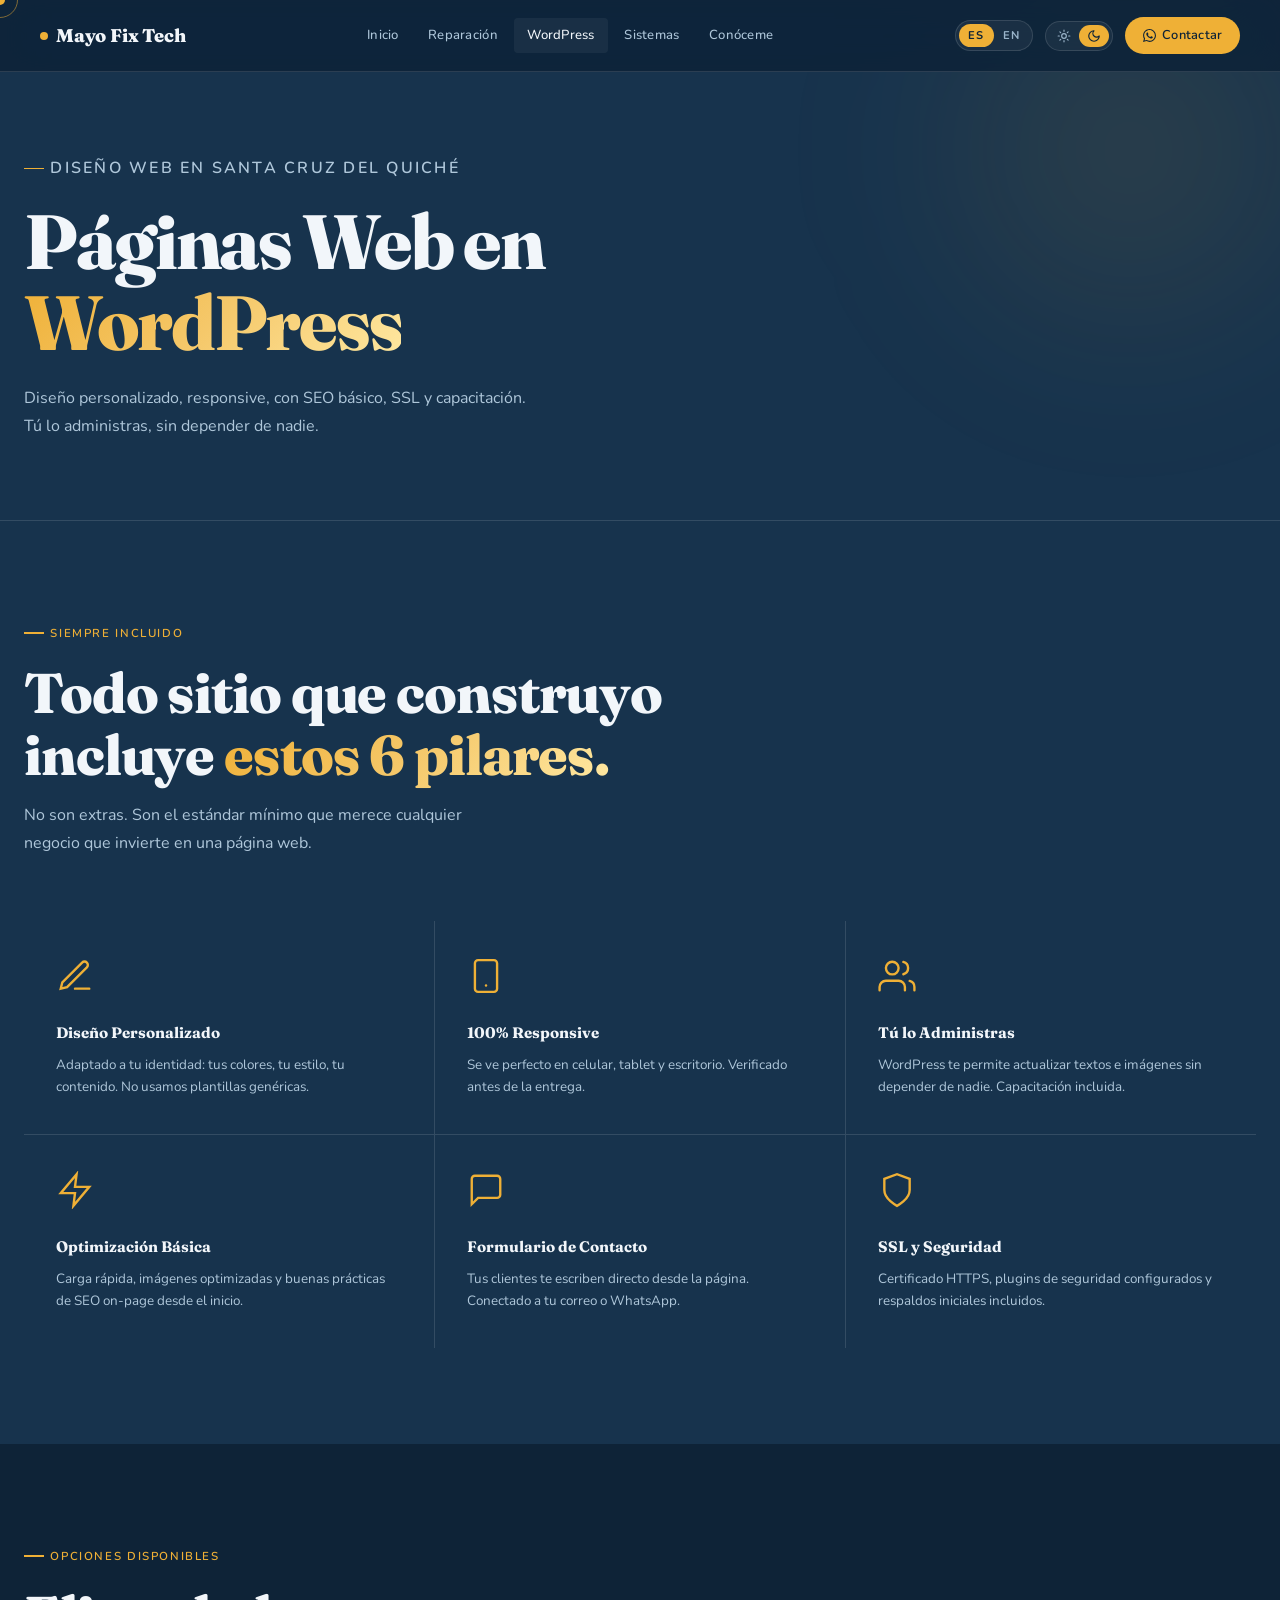
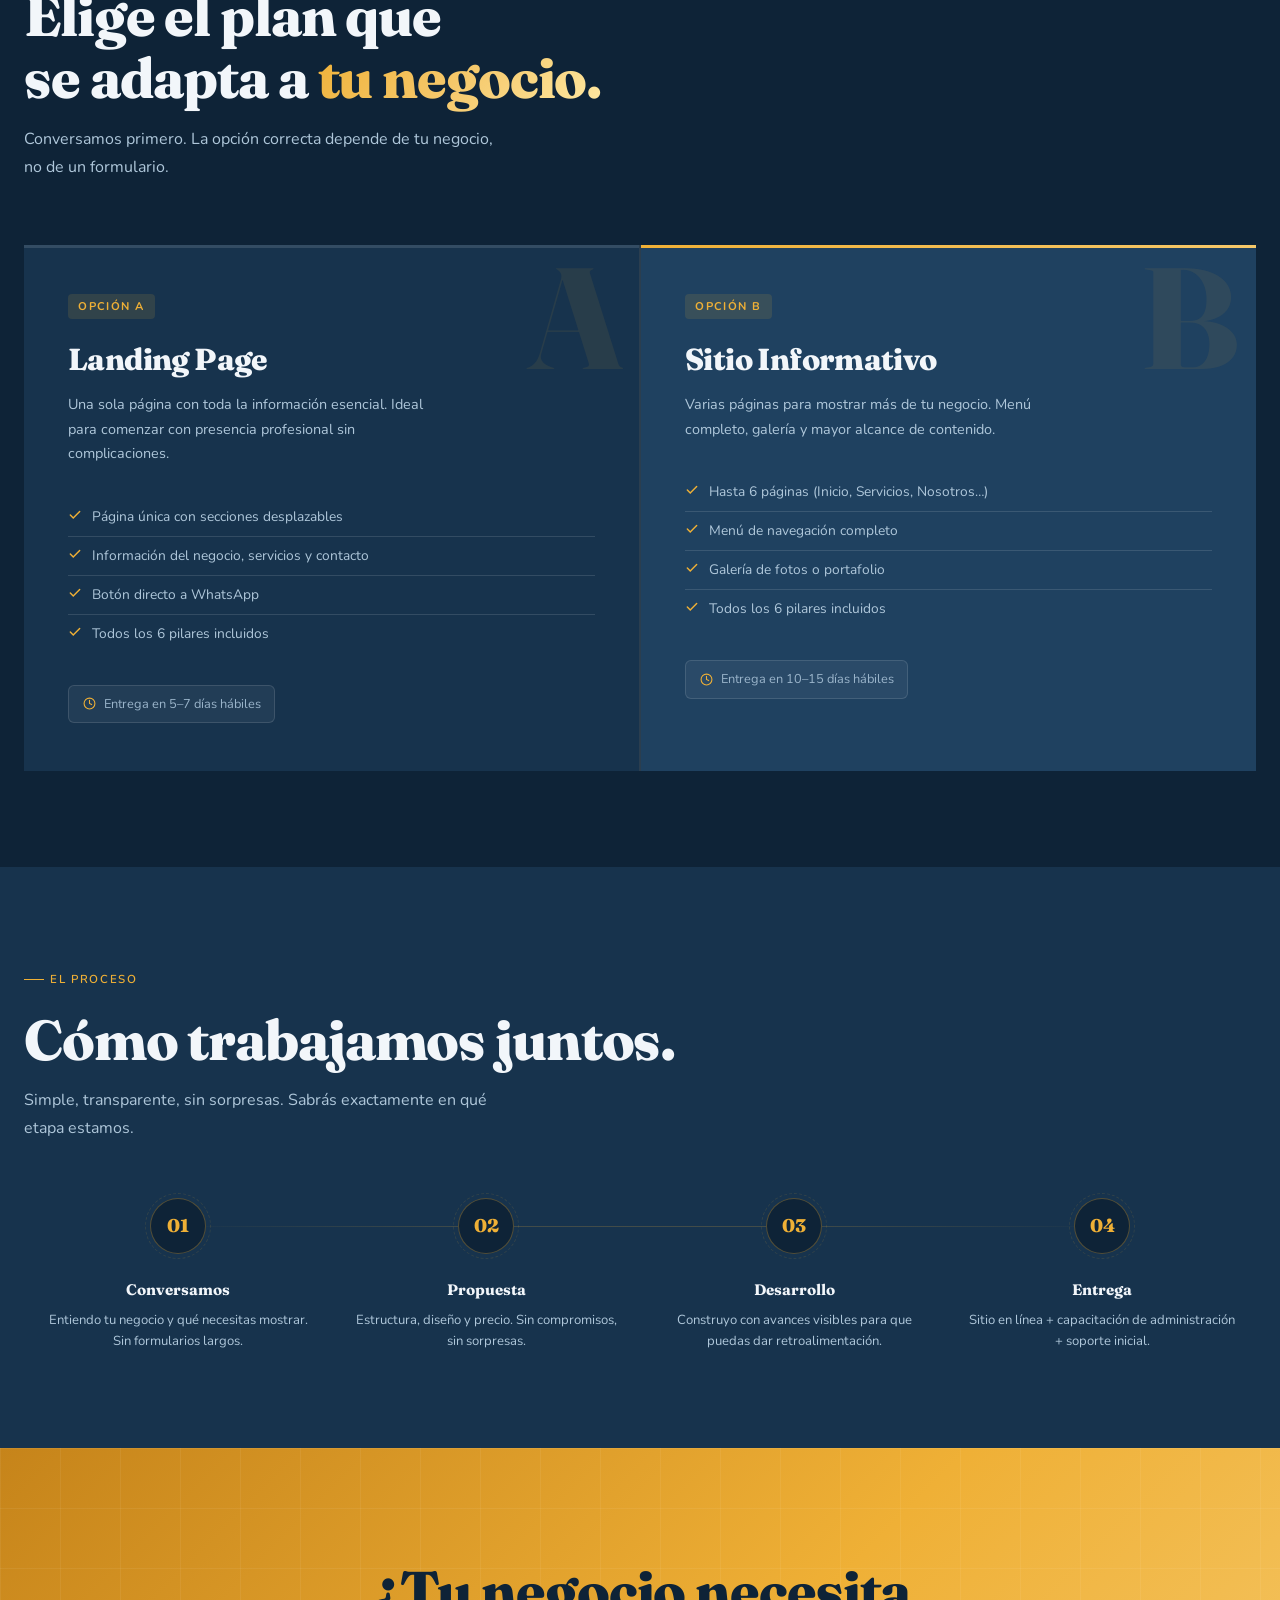
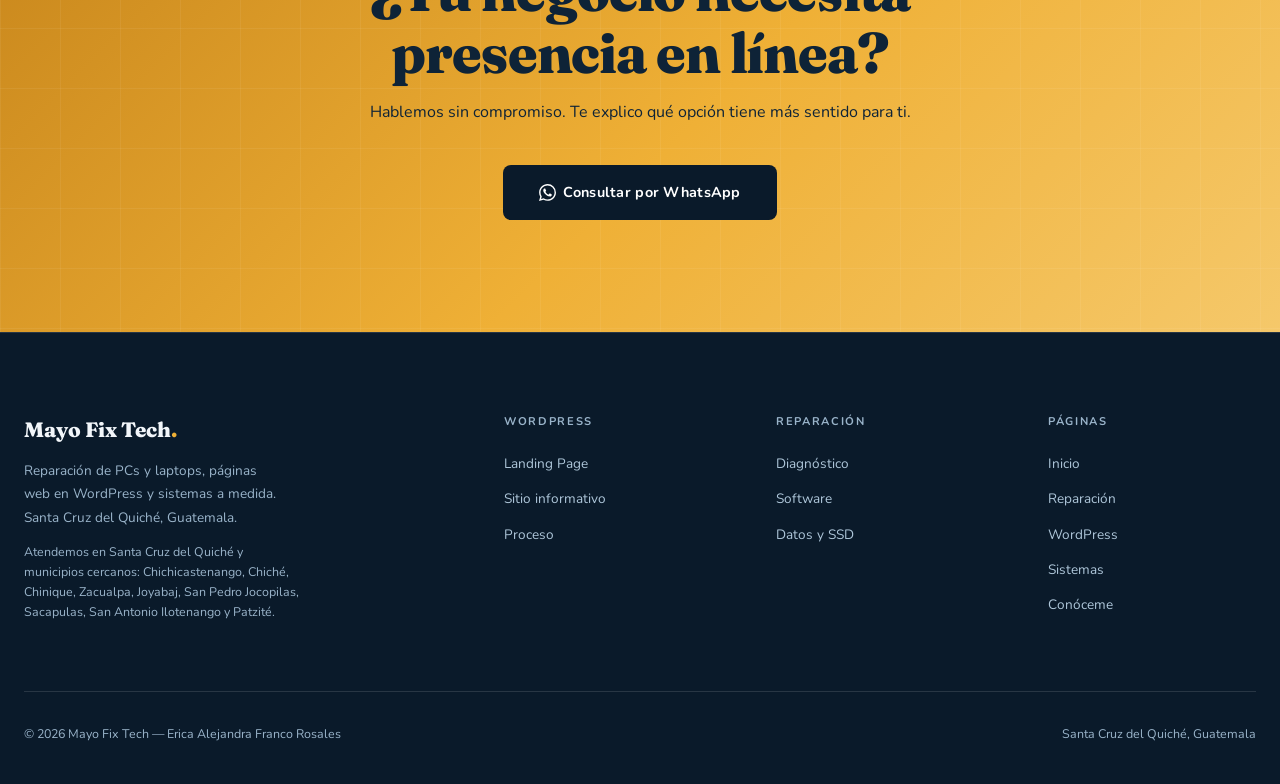
<file: wordpress.html>
<!DOCTYPE html>
<!-- DOCTYPE le indica al navegador que este es un documento HTML5 -->

<html lang="es">
<!-- lang="es" → el idioma del contenido es español -->

<head>

  <!-- UTF-8: permite tildes, ñ, y cualquier símbolo o caracter especial -->
  <meta charset="UTF-8">

  <!-- Hace la página responsive (adaptable a celulares):
       width=device-width → el ancho se ajusta al del dispositivo
       initial-scale=1.0  → sin zoom automático al cargar -->
  <meta name="viewport" content="width=device-width, initial-scale=1.0">

  <!-- Título optimizado SEO: servicio + ubicación (máx. 60 caracteres) -->
  <title>WordPress para Negocios en Quiché | Mayo Fix Tech</title>
  <link rel="canonical" href="https://mayofixtech.com/wordpress.html">

  <!-- Descripción para Google: orientada a generar clic (máx. 155 caracteres) -->
  <meta name="description" content="Páginas web WordPress para negocios en Santa Cruz del Quiché. Diseño profesional con SEO, velocidad y soporte incluido. Cotización sin costo.">

  <!-- Geolocalización: región GT-QC = Quiché, Guatemala -->
  <meta name="geo.region" content="GT-QC">
  <meta name="geo.placename" content="Santa Cruz del Quiché">

  <!-- Open Graph: mejora la vista previa al compartir en redes sociales -->
  <meta property="og:type" content="website">
  <meta property="og:locale" content="es_GT">
  <meta property="og:site_name" content="Mayo Fix Tech">
  <meta property="og:title" content="WordPress para Negocios en Quiché | Mayo Fix Tech">
  <meta property="og:description" content="Páginas web WordPress para negocios en Santa Cruz del Quiché. Diseño profesional con SEO, velocidad y soporte incluido.">
  <meta property="og:url" content="https://mayofixtech.com/wordpress.html">

  <!-- <!-- Vista previa al compartir (WhatsApp, Facebook, LinkedIn). La URL debe ser absoluta
       o WhatsApp no la encuentra, y por debajo de 300 KB o la descarta. -->
  <meta property="og:image" content="https://mayofixtech.com/og-image.jpg">
  <meta property="og:image:width" content="1200">
  <meta property="og:image:height" content="630">
  <meta property="og:image:type" content="image/jpeg">
  <meta property="og:image:alt" content="Mayo Fix Tech — Diagnóstico y reparación de PC">

  <!-- Mismo dato para X/Twitter y para los clientes que leen estas etiquetas -->
  <meta name="twitter:card" content="summary_large_image">
  <meta name="twitter:title" content="WordPress para Negocios en Quiché | Mayo Fix Tech">
  <meta name="twitter:description" content="Páginas web WordPress para negocios en Santa Cruz del Quiché. Diseño profesional con SEO, velocidad y soporte incluido.">
  <meta name="twitter:image" content="https://mayofixtech.com/og-image.jpg">

  <!-- Preconecta con ambos CDN de Google Fonts para reducir latencia -->
  <link rel="preconnect" href="https://fonts.googleapis.com">
  <link rel="preconnect" href="https://fonts.gstatic.com" crossorigin>

  <!-- Carga no bloqueante de Google Fonts -->
  <link rel="preload" as="style" href="https://fonts.googleapis.com/css2?family=Fraunces:opsz,wght@9..144,700;9..144,800&family=Nunito:wght@400;500;600;700&display=swap">
  <link href="https://fonts.googleapis.com/css2?family=Fraunces:opsz,wght@9..144,700;9..144,800&family=Nunito:wght@400;500;600;700&display=swap" rel="stylesheet" media="print" onload="this.media='all'">
  <noscript><link rel="stylesheet" href="https://fonts.googleapis.com/css2?family=Fraunces:opsz,wght@9..144,700;9..144,800&family=Nunito:wght@400;500;600;700&display=swap"></noscript>

  <!-- <!-- Iconos: el .ico lleva 16/32/48 px (el de 16 con el trazo más grueso para que se lea);
       el .svg para navegadores modernos y el .png para la pantalla de inicio en iOS. -->
  <link rel="icon" href="favicon.ico" sizes="32x32">
  <link rel="icon" href="favicon.svg" type="image/svg+xml">
  <link rel="apple-touch-icon" href="apple-touch-icon.png">

  <!-- ── TEMA CLARO / OSCURO El sitio abre siempre en oscuro, sin mirar la preferencia del sistema. Solo se respeta el tema que el visitante haya elegido antes con el selector. Se aplica antes de que el navegador pinte nada, para que al recargar no se vea un destello. -->
  <meta name="color-scheme" content="dark light">
  <meta name="theme-color" content="#0E2337">
  <script>
    (function () {
      var t = null;
      try { t = localStorage.getItem('theme'); } catch (e) {}
      if (t !== 'light' && t !== 'dark') t = 'dark';
      document.documentElement.setAttribute('data-theme', t);
      if (t === 'light') {
        var m = document.querySelector('meta[name="theme-color"]');
        if (m) m.setAttribute('content', '#F5F8FC');
      }
    }());
  </script>

  <!-- Google Analytics 4. Va con async para no retrasar la carga de la página.
       El evento contacto_whatsapp se envía desde js/main.js. -->
  <script async src="https://www.googletagmanager.com/gtag/js?id=G-TFHFFPBXV7"></script>
  <script>
    window.dataLayer = window.dataLayer || [];
    function gtag(){dataLayer.push(arguments);}
    gtag('js', new Date());
    gtag('config', 'G-TFHFFPBXV7');
  </script>

  <link rel="stylesheet" href="css/styles.css">

  <!-- Schema.org Service: datos estructurados para este servicio específico -->
  <script type="application/ld+json">
  {
    "@context": "https://schema.org",
    "@type": "Service",
    "name": "Diseño de Páginas Web WordPress en Santa Cruz del Quiché",
    "description": "Páginas web WordPress para negocios en Santa Cruz del Quiché. Diseño profesional con SEO, velocidad y soporte incluido.",
    "serviceType": "Web Design",
    "areaServed": {
      "@type": "City",
      "name": "Santa Cruz del Quiché",
      "containedInPlace": {"@type": "AdministrativeArea", "name": "Quiché, Guatemala"}
    },
    "provider": {"@id": "https://mayofixtech.com/#business"}
  }
  </script>
</head>
<body>

  <!-- CURSOR PERSONALIZADO Dos divs vacíos que JS posiciona para seguir al mouse. -->
  <a href="#main-content" class="skip-link">Saltar al contenido</a>
  <div class="cursor" id="cursor"></div>
  <div class="cursor-ring" id="cursorRing"></div>
  <svg style="display:none" aria-hidden="true" focusable="false"><symbol id="ico-wa" viewBox="0 0 24 24"><path d="M17.472 14.382c-.297-.149-1.758-.867-2.03-.967-.273-.099-.471-.148-.67.15-.197.297-.767.966-.94 1.164-.173.199-.347.223-.644.075-.297-.15-1.255-.463-2.39-1.475-.883-.788-1.48-1.761-1.653-2.059-.173-.297-.018-.458.13-.606.134-.133.298-.347.446-.52.149-.174.198-.298.298-.497.099-.198.05-.371-.025-.52-.075-.149-.669-1.612-.916-2.207-.242-.579-.487-.5-.669-.51-.173-.008-.371-.01-.57-.01-.198 0-.52.074-.792.372-.272.297-1.04 1.016-1.04 2.479 0 1.462 1.065 2.875 1.213 3.074.149.198 2.096 3.2 5.077 4.487.709.306 1.262.489 1.694.625.712.227 1.36.195 1.871.118.571-.085 1.758-.719 2.006-1.413.248-.694.248-1.289.173-1.413-.074-.124-.272-.198-.57-.347m-5.421 7.403h-.004a9.87 9.87 0 0 1-5.031-1.378l-.361-.214-3.741.982.998-3.648-.235-.374a9.86 9.86 0 0 1-1.51-5.26c.001-5.45 4.436-9.884 9.888-9.884 2.64 0 5.122 1.03 6.988 2.898a9.825 9.825 0 0 1 2.893 6.994c-.003 5.45-4.437 9.884-9.885 9.884m8.413-18.297A11.815 11.815 0 0 0 12.05 0C5.495 0 .16 5.335.157 11.892c0 2.096.547 4.142 1.588 5.945L.057 24l6.305-1.654a11.882 11.882 0 0 0 5.683 1.448h.005c6.554 0 11.89-5.335 11.893-11.893a11.821 11.821 0 0 0-3.48-8.413Z"/></symbol><symbol id="ico-sun" viewBox="0 0 24 24" fill="none" stroke="currentColor" stroke-width="2" stroke-linecap="round" stroke-linejoin="round"><circle cx="12" cy="12" r="4"/><path d="M12 2v2m0 16v2M4.93 4.93l1.41 1.41m11.32 11.32 1.41 1.41M2 12h2m16 0h2M6.34 17.66l-1.41 1.41M19.07 4.93l-1.41 1.41"/></symbol><symbol id="ico-moon" viewBox="0 0 24 24" fill="none" stroke="currentColor" stroke-width="2" stroke-linecap="round" stroke-linejoin="round"><path d="M12 3a6 6 0 0 0 9 9 9 9 0 1 1-9-9Z"/></symbol></svg>

  <!-- BARRA DE NAVEGACIÓN (fija en la parte superior) -->
  <nav id="navbar">
    <!-- Logo: enlace a la página de inicio -->
    <a href="index.html" class="nav-logo">
      <div class="nav-logo-dot"></div>      Mayo Fix Tech
    </a>

    <ul class="nav-links">
      <li><a href="index.html" data-i18n="nav_home">Inicio</a></li>
      <li><a href="reparacion.html" data-i18n="nav_repair">Reparación</a></li>
      <li><a href="wordpress.html" class="active">WordPress</a></li>
      <li><a href="sistemas.html" data-i18n="nav_sistemas">Sistemas</a></li>
      <li><a href="nosotros.html" data-i18n="nav_about">Conóceme</a></li>
    </ul>

    <div class="nav-right">
      <div class="lang-switch is-es" onclick="toggleLang()" role="switch" tabindex="0" aria-checked="false" aria-label="Cambiar idioma">
        <div class="lang-switch-pill"></div>
        <span class="lang-switch-opt">ES</span>
        <span class="lang-switch-opt">EN</span>
      </div>
      <!-- <!-- Selector de tema: sol = claro, luna = oscuro. El estado lo fija applyTheme() en main.js. -->
      <button class="theme-switch is-dark" type="button" onclick="toggleTheme()" role="switch" aria-checked="true" aria-label="Cambiar tema">
        <span class="theme-switch-pill"></span>
        <span class="theme-switch-opt"><svg aria-hidden="true" focusable="false"><use href="#ico-sun"/></svg></span>
        <span class="theme-switch-opt"><svg aria-hidden="true" focusable="false"><use href="#ico-moon"/></svg></span>
      </button>
      <a href="https://wa.me/50259924104" target="_blank" rel="noopener" class="nav-cta">
        <svg width="13" height="13" fill="currentColor" aria-hidden="true"><use href="#ico-wa"/></svg>
        <span data-i18n="nav_contact">Contactar</span>
      </a>
      <button class="hamburger" aria-label="Menú" onclick="toggleMenu()">
        <span></span><span></span><span></span>
      </button>
    </div>
  </nav>

  <!-- ── MENÚ MÓVIL ── Panel desplegable que aparece en pantallas pequeñas al pulsar el hamburger. JS añade/quita la clase "open" para mostrarlo u ocultarlo. Contiene los mismos enlaces del nav y el interruptor de idioma. -->
  <div class="mobile-menu" id="mobileMenu">
    <a href="index.html" data-i18n="nav_home">Inicio</a>
    <a href="reparacion.html" data-i18n="nav_repair">Reparación</a>
    <a href="wordpress.html">WordPress</a>
    <a href="sistemas.html" data-i18n="nav_sistemas">Sistemas</a>
    <a href="nosotros.html" data-i18n="nav_about">Conóceme</a>

  </div>

  <!-- CABECERA DE PÁGINA <header> es la etiqueta HTML semánticamente correcta para la cabecera introductoria de una sección o página. -->
  <header class="page-header" id="main-content">
    <!-- Orb: círculo de luz difusa decorativo -->
    <div class="page-header-orb"></div>

    <div class="page-header-inner">
      <p class="page-tag" data-i18n="page_tag">Diseño web en Santa Cruz del Quiché</p>
      <!-- <br> = salto de línea forzado dentro del título -->
      <h1 data-i18n-html="page_h1">Páginas Web en<br><span class="grad">WordPress</span></h1>
      <p data-i18n="page_sub">Diseño personalizado, responsive, con SEO básico, SSL y capacitación. Tú lo administras, sin depender de nadie.</p>
    </div>
  </header>

  <!-- SECCIÓN "SIEMPRE INCLUIDO" 6 tarjetas que muestran lo que viene en TODOS los proyectos. Fondo --bg2 para alternar visualmente con la sección anterior. Las tarjetas tienen animación de línea dorada inferior al hover. -->
  <section class="includes">
    <div class="max">
      <p class="sec-tag reveal" data-i18n="inc_tag">Siempre incluido</p>
      <h2 class="sec-title reveal" data-i18n-html="inc_title">Todo sitio que construyo<br>incluye <span class="grad">estos 6 pilares.</span></h2>
      <p class="sec-sub reveal" data-i18n="inc_sub">No son extras. Son el estándar mínimo que merece cualquier negocio que invierte en una página web.</p>

      <!-- Grid de 3 columnas para los 6 ítems (2 filas × 3 columnas) -->
      <div class="inc-grid">

        <!-- Pilar 1: Diseño Personalizado -->
        <div class="inc-item reveal">
          <!-- SVG: ícono de lápiz/edición (diseño) -->
          <svg class="inc-icon" viewBox="0 0 24 24" fill="none" stroke="currentColor" stroke-width="1.5" stroke-linecap="round">
            <path d="M12 20h9"/>
            <path d="M16.5 3.5a2.121 2.121 0 0 1 3 3L7 19l-4 1 1-4L16.5 3.5z"/>
          </svg>
          <h4 data-i18n="inc1_title">Diseño Personalizado</h4>
          <p data-i18n="inc1_desc">Adaptado a tu identidad: tus colores, tu estilo, tu contenido. No usamos plantillas genéricas.</p>
        </div>

        <!-- Pilar 2: 100% Responsive (delay 0.1s) -->
        <div class="inc-item reveal rd1">
          <!-- SVG: ícono de celular (responsive/móvil) -->
          <svg class="inc-icon" viewBox="0 0 24 24" fill="none" stroke="currentColor" stroke-width="1.5" stroke-linecap="round">
            <rect x="5" y="2" width="14" height="20" rx="2"/> <!-- Contorno del celular -->
            <line x1="12" y1="18" x2="12.01" y2="18"/>       <!-- Punto del botón de inicio -->
          </svg>
          <h4 data-i18n="inc2_title">100% Responsive</h4>
          <p data-i18n="inc2_desc">Se ve perfecto en celular, tablet y escritorio. Verificado antes de la entrega.</p>
        </div>

        <!-- Pilar 3: Tú lo Administras (delay 0.2s) -->
        <div class="inc-item reveal rd2">
          <!-- SVG: ícono de personas/usuarios (capacitación) -->
          <svg class="inc-icon" viewBox="0 0 24 24" fill="none" stroke="currentColor" stroke-width="1.5" stroke-linecap="round">
            <path d="M17 21v-2a4 4 0 0 0-4-4H5a4 4 0 0 0-4 4v2"/> <!-- Cuerpo del grupo -->
            <circle cx="9" cy="7" r="4"/>                           <!-- Cara del usuario principal -->
            <path d="M23 21v-2a4 4 0 0 0-3-3.87M16 3.13a4 4 0 0 1 0 7.75"/> <!-- Usuario secundario -->
          </svg>
          <h4 data-i18n="inc3_title">Tú lo Administras</h4>
          <p data-i18n="inc3_desc">WordPress te permite actualizar textos e imágenes sin depender de nadie. Capacitación incluida.</p>
        </div>

        <!-- Pilar 4: Optimización Básica (sin delay, nueva fila) -->
        <div class="inc-item reveal">
          <!-- SVG: ícono de rayo (velocidad/rendimiento) -->
          <svg class="inc-icon" viewBox="0 0 24 24" fill="none" stroke="currentColor" stroke-width="1.5" stroke-linecap="round">
            <path d="M13 2L3 14h9l-1 8 10-12h-9l1-8z"/>
          </svg>
          <h4 data-i18n="inc4_title">Optimización Básica</h4>
          <p data-i18n="inc4_desc">Carga rápida, imágenes optimizadas y buenas prácticas de SEO on-page desde el inicio.</p>
        </div>

        <!-- Pilar 5: Formulario de Contacto (delay 0.1s) -->
        <div class="inc-item reveal rd1">
          <!-- SVG: ícono de burbuja de chat (formulario/mensaje) -->
          <svg class="inc-icon" viewBox="0 0 24 24" fill="none" stroke="currentColor" stroke-width="1.5" stroke-linecap="round">
            <path d="M21 15a2 2 0 0 1-2 2H7l-4 4V5a2 2 0 0 1 2-2h14a2 2 0 0 1 2 2z"/>
          </svg>
          <h4 data-i18n="inc5_title">Formulario de Contacto</h4>
          <p data-i18n="inc5_desc">Tus clientes te escriben directo desde la página. Conectado a tu correo o WhatsApp.</p>
        </div>

        <!-- Pilar 6: SSL y Seguridad (delay 0.2s) -->
        <div class="inc-item reveal rd2">
          <!-- SVG: ícono de escudo (seguridad/SSL) -->
          <svg class="inc-icon" viewBox="0 0 24 24" fill="none" stroke="currentColor" stroke-width="1.5" stroke-linecap="round">
            <path d="M12 22s8-4 8-10V5l-8-3-8 3v7c0 6 8 10 8 10z"/>
          </svg>
          <h4 data-i18n="inc6_title">SSL y Seguridad</h4>
          <p data-i18n="inc6_desc">Certificado HTTPS, plugins de seguridad configurados y respaldos iniciales incluidos.</p>
        </div>

      </div>
    </div>
  </section>

  <!-- SECCIÓN DE PLANES 2 tarjetas: Landing Page (Opción A) y Sitio Informativo (Opción B). La clase .highlight en el plan B lo marca como destacado de entrada. Cada tarjeta tiene: - Letra decorativa de fondo (A / B) - Tag de opción - Nombre del plan - Descripción - Lista de características con checkmarks SVG - Etiqueta de tiempo de entrega -->
  <section>
    <div class="max">
      <p class="sec-tag reveal" data-i18n="plans_tag">Opciones disponibles</p>
      <h2 class="sec-title reveal" data-i18n-html="plans_title">Elige el plan que<br>se adapta a <span class="grad">tu negocio.</span></h2>
      <p class="sec-sub reveal" data-i18n="plans_sub">Conversamos primero. La opción correcta depende de tu negocio, no de un formulario.</p>

      <!-- El .reveal en el grid completo hace que ambas tarjetas aparezcan juntas -->
      <div class="plans-grid reveal">

        <!-- ── PLAN A: Landing Page ── -->
        <div class="plan-card">
          <!-- Letra "A" decorativa enorme casi transparente en la esquina -->
          <div class="plan-letter" aria-hidden="true">A</div>
          <!-- Tag de categoría con fondo dorado tenue -->
          <span class="plan-tag" data-i18n="option_a">Opción A</span>
          <h3 data-i18n="plan_a_name">Landing Page</h3>
          <p class="plan-desc" data-i18n="plan_a_desc">Una sola página con toda la información esencial. Ideal para comenzar con presencia profesional sin complicaciones.</p>

          <!-- Lista de características con ícono de check dorado -->
          <ul class="plan-feats">
            <!-- Cada <li> tiene un SVG de checkmark + el texto de la característica -->
            <li>
              <!-- SVG: palomita/check (característica incluida) -->
              <svg width="14" height="14" viewBox="0 0 24 24" fill="none" stroke="currentColor" stroke-width="2.5" stroke-linecap="round">
                <polyline points="20 6 9 17 4 12"/> <!-- Los 3 puntos forman la palomita ✓ -->
              </svg>
              <span data-i18n="plan_a_feat1">Página única con secciones desplazables</span>
            </li>
            <li>
              <svg width="14" height="14" viewBox="0 0 24 24" fill="none" stroke="currentColor" stroke-width="2.5" stroke-linecap="round"><polyline points="20 6 9 17 4 12"/></svg>
              <span data-i18n="plan_a_feat2">Información del negocio, servicios y contacto</span>
            </li>
            <li>
              <svg width="14" height="14" viewBox="0 0 24 24" fill="none" stroke="currentColor" stroke-width="2.5" stroke-linecap="round"><polyline points="20 6 9 17 4 12"/></svg>
              <span data-i18n="plan_a_feat3">Botón directo a WhatsApp</span>
            </li>
            <li>
              <svg width="14" height="14" viewBox="0 0 24 24" fill="none" stroke="currentColor" stroke-width="2.5" stroke-linecap="round"><polyline points="20 6 9 17 4 12"/></svg>
              <span data-i18n="plan_a_feat4">Todos los 6 pilares incluidos</span>
            </li>
          </ul>

          <!-- Etiqueta de tiempo de entrega con ícono de reloj -->
          <div class="plan-deadline">
            <svg width="13" height="13" viewBox="0 0 24 24" fill="none" stroke="currentColor" stroke-width="2" stroke-linecap="round">
              <circle cx="12" cy="12" r="10"/>      <!-- Círculo del reloj -->
              <polyline points="12 6 12 12 16 14"/> <!-- Agujas: 12→centro→4 (posición 4:00) -->
            </svg>
            <span data-i18n="plan_a_deadline">Entrega en 5–7 días hábiles</span>
          </div>
        </div>

        <!-- ── PLAN B: Sitio Informativo (DESTACADO con clase .highlight) ── -->
        <!-- La clase "highlight" activa el fondo más oscuro y la línea dorada superior
             desde el inicio, sin necesitar hover -->
        <div class="plan-card highlight">
          <div class="plan-letter" aria-hidden="true">B</div>
          <span class="plan-tag" data-i18n="option_b">Opción B</span>
          <h3 data-i18n="plan_b_name">Sitio Informativo</h3>
          <p class="plan-desc" data-i18n="plan_b_desc">Varias páginas para mostrar más de tu negocio. Menú completo, galería y mayor alcance de contenido.</p>

          <ul class="plan-feats">
            <li>
              <svg width="14" height="14" viewBox="0 0 24 24" fill="none" stroke="currentColor" stroke-width="2.5" stroke-linecap="round"><polyline points="20 6 9 17 4 12"/></svg>
              <span data-i18n="plan_b_feat1">Hasta 6 páginas (Inicio, Servicios, Nosotros…)</span>
            </li>
            <li>
              <svg width="14" height="14" viewBox="0 0 24 24" fill="none" stroke="currentColor" stroke-width="2.5" stroke-linecap="round"><polyline points="20 6 9 17 4 12"/></svg>
              <span data-i18n="plan_b_feat2">Menú de navegación completo</span>
            </li>
            <li>
              <svg width="14" height="14" viewBox="0 0 24 24" fill="none" stroke="currentColor" stroke-width="2.5" stroke-linecap="round"><polyline points="20 6 9 17 4 12"/></svg>
              <span data-i18n="plan_b_feat3">Galería de fotos o portafolio</span>
            </li>
            <li>
              <svg width="14" height="14" viewBox="0 0 24 24" fill="none" stroke="currentColor" stroke-width="2.5" stroke-linecap="round"><polyline points="20 6 9 17 4 12"/></svg>
              <span data-i18n="plan_b_feat4">Todos los 6 pilares incluidos</span>
            </li>
          </ul>

          <div class="plan-deadline">
            <svg width="13" height="13" viewBox="0 0 24 24" fill="none" stroke="currentColor" stroke-width="2" stroke-linecap="round">
              <circle cx="12" cy="12" r="10"/>
              <polyline points="12 6 12 12 16 14"/>
            </svg>
            <span data-i18n="plan_b_deadline">Entrega en 10–15 días hábiles</span>
          </div>
        </div>

      </div>
    </div>
  </section>

  <!-- SECCIÓN DE PROCESO 4 pasos conectados por una línea horizontal decorativa. Fondo --bg2 para alternar visualmente. Cada paso tiene: círculo numerado + anillo punteado + título + descripción. -->
  <section class="process">
    <div class="max">
      <p class="sec-tag reveal" data-i18n="proc_tag">El proceso</p>
      <h2 class="sec-title reveal" data-i18n-html="proc_title">Cómo trabajamos juntos.</h2>
      <!-- style inline para ajustar el margen inferior de este párrafo específico -->
      <p class="sec-sub reveal" data-i18n="proc_sub">Simple, transparente, sin sorpresas. Sabrás exactamente en qué etapa estamos.</p>

      <!-- Grid de 4 columnas con línea conectora generada por CSS (::before) -->
      <div class="process-line">

        <!-- Paso 01: Conversamos -->
        <div class="proc-step reveal">
          <!-- Círculo con el número del paso.
               El anillo punteado exterior se genera con CSS (::after). -->
          <div class="proc-circle">
            <div class="proc-num">01</div>
          </div>
          <h4 data-i18n="proc1_title">Conversamos</h4>
          <p data-i18n="proc1_desc">Entiendo tu negocio y qué necesitas mostrar. Sin formularios largos.</p>
        </div>

        <!-- Paso 02: Propuesta (delay 0.1s) -->
        <div class="proc-step reveal rd1">
          <div class="proc-circle">
            <div class="proc-num">02</div>
          </div>
          <h4 data-i18n="proc2_title">Propuesta</h4>
          <p data-i18n="proc2_desc">Estructura, diseño y precio. Sin compromisos, sin sorpresas.</p>
        </div>

        <!-- Paso 03: Desarrollo (delay 0.2s) -->
        <div class="proc-step reveal rd2">
          <div class="proc-circle">
            <div class="proc-num">03</div>
          </div>
          <h4 data-i18n="proc3_title">Desarrollo</h4>
          <p data-i18n="proc3_desc">Construyo con avances visibles para que puedas dar retroalimentación.</p>
        </div>

        <!-- Paso 04: Entrega (delay 0.3s) -->
        <div class="proc-step reveal rd3">
          <div class="proc-circle">
            <div class="proc-num">04</div>
          </div>
          <h4 data-i18n="proc4_title">Entrega</h4>
          <p data-i18n="proc4_desc">Sitio en línea + capacitación de administración + soporte inicial.</p>
        </div>

      </div>
    </div>
  </section>

  <!-- BANDA CTA (llamada a la acción con fondo dorado) La clase .cta-band va en la propia section y el contenido centrado en .cta-band-inner, igual que en las demás páginas. -->
  <section class="cta-band">
    <div class="cta-band-inner reveal">
      <h2 data-i18n="cta_h2">¿Tu negocio necesita presencia en línea?</h2>
      <p data-i18n="cta_p">Hablemos sin compromiso. Te explico qué opción tiene más sentido para ti.</p>
      <a href="https://wa.me/50259924104" target="_blank" rel="noopener" class="btn btn-dark">
        <svg width="17" height="17" fill="currentColor" aria-hidden="true"><use href="#ico-wa"/></svg>
        <span data-i18n="cta_btn">Consultar por WhatsApp</span>
      </a>
    </div>
  </section>

  <!-- PIE DE PÁGINA (FOOTER) Grid 4 columnas: marca + WordPress + Reparación + Páginas. -->
  <footer>
    <div class="footer-top">
      <!-- Columna de marca (2fr = el doble de ancho que las otras) -->
      <div class="footer-brand">
        <div class="brand-name">Mayo Fix Tech<span>.</span></div>
        <p data-i18n="footer_brand_p">Reparación de PCs y laptops, páginas web en WordPress y sistemas a medida. Santa Cruz del Quiché, Guatemala.</p>
        <p class="footer-coverage" data-i18n="footer_coverage">Atendemos en Santa Cruz del Quiché y municipios cercanos: Chichicastenango, Chiché, Chinique, Zacualpa, Joyabaj, San Pedro Jocopilas, Sacapulas, San Antonio Ilotenango y Patzité.</p>
      </div>

      <!-- Columna: links de WordPress -->
      <div class="footer-col">
        <h4>WordPress</h4>
        <ul>
          <li><a href="wordpress.html" data-i18n="footer_link_landing">Landing Page</a></li>
          <li><a href="wordpress.html" data-i18n="footer_link_info">Sitio informativo</a></li>
          <li><a href="wordpress.html" data-i18n="footer_link_process">Proceso</a></li>
        </ul>
      </div>

      <!-- Columna: links de Reparación -->
      <div class="footer-col">
        <h4 data-i18n="footer_h_repair">Reparación</h4>
        <ul>
          <li><a href="reparacion.html" data-i18n="footer_link_diag">Diagnóstico</a></li>
          <li><a href="reparacion.html" data-i18n="footer_link_soft">Software</a></li>
          <li><a href="reparacion.html" data-i18n="footer_link_data">Datos y SSD</a></li>
        </ul>
      </div>

      <!-- Columna: páginas del sitio -->
      <div class="footer-col">
        <h4 data-i18n="footer_h_pages">Páginas</h4>
        <ul>
          <li><a href="index.html" data-i18n="nav_home">Inicio</a></li>
          <li><a href="reparacion.html" data-i18n="nav_repair">Reparación</a></li>
          <li><a href="wordpress.html">WordPress</a></li>
          <li><a href="sistemas.html" data-i18n="nav_sistemas">Sistemas</a></li>
          <li><a href="nosotros.html" data-i18n="nav_about">Conóceme</a></li>
        </ul>
      </div>
    </div>

    <!-- Fila inferior: copyright y ubicación -->
    <div class="footer-bottom">
      <span data-i18n="footer_copy">© 2026 Mayo Fix Tech — Erica Alejandra Franco Rosales</span>
      <span data-i18n="footer_loc">Santa Cruz del Quiché, Guatemala</span>
    </div>
  </footer>

  <!-- JAVASCRIPT Colocado al final del <body> para que todos los elementos del HTML ya existan cuando el JS intente manipularlos. -->
  <script>
    const translations = {
      es: {
        page_title:       'WordPress para Negocios en Quiché | Mayo Fix Tech',
        // NAV
        nav_home:         'Inicio',
        nav_repair:       'Reparación',
        nav_sistemas:     'Sistemas',
        nav_about:        'Conóceme',
        nav_contact:      'Contactar',
        // PAGE HEADER
        page_tag:         'Diseño web en Santa Cruz del Quiché',
        page_h1:          'Páginas Web en<br><span class="grad">WordPress</span>',
        page_sub:         'Diseño personalizado, responsive, con SEO básico, SSL y capacitación. Tú lo administras, sin depender de nadie.',
        // 6 PILLARS
        inc_tag:          'Siempre incluido',
        inc_title:        'Todo sitio que construyo<br>incluye <span class="grad">estos 6 pilares.</span>',
        inc_sub:          'No son extras. Son el estándar mínimo que merece cualquier negocio que invierte en una página web.',
        inc1_title:       'Diseño Personalizado',
        inc1_desc:        'Adaptado a tu identidad: tus colores, tu estilo, tu contenido. No usamos plantillas genéricas.',
        inc2_title:       '100% Responsive',
        inc2_desc:        'Se ve perfecto en celular, tablet y escritorio. Verificado antes de la entrega.',
        inc3_title:       'Tú lo Administras',
        inc3_desc:        'WordPress te permite actualizar textos e imágenes sin depender de nadie. Capacitación incluida.',
        inc4_title:       'Optimización Básica',
        inc4_desc:        'Carga rápida, imágenes optimizadas y buenas prácticas de SEO on-page desde el inicio.',
        inc5_title:       'Formulario de Contacto',
        inc5_desc:        'Tus clientes te escriben directo desde la página. Conectado a tu correo o WhatsApp.',
        inc6_title:       'SSL y Seguridad',
        inc6_desc:        'Certificado HTTPS, plugins de seguridad configurados y respaldos iniciales incluidos.',
        // PLANS
        plans_tag:        'Opciones disponibles',
        plans_title:      'Elige el plan que<br>se adapta a <span class="grad">tu negocio.</span>',
        plans_sub:        'Conversamos primero. La opción correcta depende de tu negocio, no de un formulario.',
        option_a:         'Opción A',
        plan_a_name:      'Landing Page',
        plan_a_desc:      'Una sola página con toda la información esencial. Ideal para comenzar con presencia profesional sin complicaciones.',
        plan_a_feat1:     'Página única con secciones desplazables',
        plan_a_feat2:     'Información del negocio, servicios y contacto',
        plan_a_feat3:     'Botón directo a WhatsApp',
        plan_a_feat4:     'Todos los 6 pilares incluidos',
        plan_a_deadline:  'Entrega en 5–7 días hábiles',
        option_b:         'Opción B',
        plan_b_name:      'Sitio Informativo',
        plan_b_desc:      'Varias páginas para mostrar más de tu negocio. Menú completo, galería y mayor alcance de contenido.',
        plan_b_feat1:     'Hasta 6 páginas (Inicio, Servicios, Nosotros…)',
        plan_b_feat2:     'Menú de navegación completo',
        plan_b_feat3:     'Galería de fotos o portafolio',
        plan_b_feat4:     'Todos los 6 pilares incluidos',
        plan_b_deadline:  'Entrega en 10–15 días hábiles',
        // PROCESS
        proc_tag:         'El proceso',
        proc_title:       'Cómo trabajamos juntos.',
        proc_sub:         'Simple, transparente, sin sorpresas. Sabrás exactamente en qué etapa estamos.',
        proc1_title:      'Conversamos',
        proc1_desc:       'Entiendo tu negocio y qué necesitas mostrar. Sin formularios largos.',
        proc2_title:      'Propuesta',
        proc2_desc:       'Estructura, diseño y precio. Sin compromisos, sin sorpresas.',
        proc3_title:      'Desarrollo',
        proc3_desc:       'Construyo con avances visibles para que puedas dar retroalimentación.',
        proc4_title:      'Entrega',
        proc4_desc:       'Sitio en línea + capacitación de administración + soporte inicial.',
        // CTA
        cta_h2:           '¿Tu negocio necesita presencia en línea?',
        cta_p:            'Hablemos sin compromiso. Te explico qué opción tiene más sentido para ti.',
        cta_btn:          'Consultar por WhatsApp',
        // FOOTER
        footer_brand_p:      'Reparación de PCs y laptops, páginas web en WordPress y sistemas a medida. Santa Cruz del Quiché, Guatemala.',
        footer_link_landing: 'Landing Page',
        footer_link_info:    'Sitio informativo',
        footer_link_process: 'Proceso',
        footer_h_repair:     'Reparación',
        footer_link_diag:    'Diagnóstico',
        footer_link_soft:    'Software',
        footer_link_data:    'Datos y SSD',
        footer_h_pages:      'Páginas',
        footer_copy:         '© 2026 Mayo Fix Tech — Erica Alejandra Franco Rosales',
        footer_coverage:     'Atendemos en Santa Cruz del Quiché y municipios cercanos: Chichicastenango, Chiché, Chinique, Zacualpa, Joyabaj, San Pedro Jocopilas, Sacapulas, San Antonio Ilotenango y Patzité.',
        footer_loc:          'Santa Cruz del Quiché, Guatemala'
      },
      en: {
        page_title:       'WordPress Services — Mayo Fix Tech',
        // NAV
        nav_home:         'Home',
        nav_repair:       'Repair',
        nav_sistemas:     'Systems',
        nav_about:        'Meet Me',
        nav_contact:      'Contact',
        // PAGE HEADER
        page_tag:         'Web presence',
        page_h1:          'Professional<br><span class="grad">WordPress Sites</span>',
        page_sub:         'Custom-designed, responsive websites that turn visitors into customers.',
        // 6 PILLARS
        inc_tag:          'What every site includes',
        inc_title:        '6 pillars of<br>every <span class="grad">site I build.</span>',
        inc_sub:          'These aren\'t add-ons. Every project includes all six from day one.',
        inc1_title:       'Custom Design',
        inc1_desc:        'Tailored to your identity: your colors, your style, your content. No generic templates.',
        inc2_title:       '100% Responsive',
        inc2_desc:        'Looks perfect on mobile, tablet and desktop. Verified before delivery.',
        inc3_title:       'You Manage It',
        inc3_desc:        'WordPress lets you update text and images without depending on anyone. Training included.',
        inc4_title:       'Basic Optimization',
        inc4_desc:        'Fast loading, optimized images and good on-page SEO practices from day one.',
        inc5_title:       'Contact Form',
        inc5_desc:        'Your clients write to you directly from the page. Connected to your email or WhatsApp.',
        inc6_title:       'SSL & Security',
        inc6_desc:        'HTTPS certificate, configured security plugins and initial backups included.',
        // PLANS
        plans_tag:        'Available options',
        plans_title:      'Choose the plan that<br>fits <span class="grad">your business.</span>',
        plans_sub:        'We talk first. The right option depends on your business, not a form.',
        option_a:         'Option A',
        plan_a_name:      'Landing Page',
        plan_a_desc:      'A single page with all the essential information. Ideal for starting with a professional presence without complications.',
        plan_a_feat1:     'Single page with scrollable sections',
        plan_a_feat2:     'Business info, services and contact',
        plan_a_feat3:     'Direct WhatsApp button',
        plan_a_feat4:     'All 6 pillars included',
        plan_a_deadline:  'Delivery in 5–7 business days',
        option_b:         'Option B',
        plan_b_name:      'Informational Site',
        plan_b_desc:      'Several pages to show more of your business. Full menu, gallery and greater content reach.',
        plan_b_feat1:     'Up to 6 pages (Home, Services, About…)',
        plan_b_feat2:     'Full navigation menu',
        plan_b_feat3:     'Photo gallery or portfolio',
        plan_b_feat4:     'All 6 pillars included',
        plan_b_deadline:  'Delivery in 10–15 business days',
        // PROCESS
        proc_tag:         'The process',
        proc_title:       'How we <span class="grad">work together.</span>',
        proc_sub:         'Simple, transparent, no surprises. You\'ll know exactly what stage we\'re at.',
        proc1_title:      'We Talk',
        proc1_desc:       'I understand your business and what you need to show. No long forms.',
        proc2_title:      'Proposal',
        proc2_desc:       'Structure, design and price. No commitments, no surprises.',
        proc3_title:      'Development',
        proc3_desc:       'I build with visible progress so you can give feedback.',
        proc4_title:      'Delivery',
        proc4_desc:       'Site online + admin training + initial support.',
        // CTA
        cta_h2:           'Does your business need an online presence?',
        cta_p:            'Let\'s talk without commitment. I\'ll explain which option makes the most sense for you.',
        cta_btn:          'Ask via WhatsApp',
        // FOOTER
        footer_brand_p:      'PC & laptop repair, WordPress websites, and custom systems. Santa Cruz del Quiché, Guatemala.',
        footer_link_landing: 'Landing Page',
        footer_link_info:    'Informational site',
        footer_link_process: 'Process',
        footer_h_repair:     'Repair',
        footer_link_diag:    'Diagnosis',
        footer_link_soft:    'Software',
        footer_link_data:    'Data & SSD',
        footer_h_pages:      'Pages',
        footer_copy:         '© 2026 Mayo Fix Tech — Erica Alejandra Franco Rosales',
        footer_coverage:     'We serve Santa Cruz del Quiché and nearby municipalities: Chichicastenango, Chiché, Chinique, Zacualpa, Joyabaj, San Pedro Jocopilas, Sacapulas, San Antonio Ilotenango and Patzité.',
        footer_loc:          'Santa Cruz del Quiché, Guatemala'
      }
    };

  </script>
  <script src="js/main.js"></script>
</body>
</html>
</file>
<file: css/styles.css>
/* MAYO FIX TECH — Unified Stylesheet Extracted from: index.html, nosotros.html, reparacion.html, sistemas.html, wordpress.html */

/* Reset global */
*, *::before, *::after { box-sizing: border-box; margin: 0; padding: 0; }

/* VARIABLES CSS (Custom Properties) */
:root {
  /* ── Escala azul (color de marca) De la más profunda a la más pálida. Los tokens semánticos de más abajo apuntan aquí; no uses estos valores directamente. */
  --blue-950: #0A1A2A;
  --blue-900: #0E2337;
  --blue-800: #17334D;
  --blue-700: #1F4160;
  --blue-600: #2A5478;
  --blue-500: #3C6B94;
  --blue-400: #5E86AC;
  --blue-300: #8AA6BF;
  --blue-200: #AFC7DA;
  --blue-100: #D3E1EE;
  --blue-50:  #E7F0F8;
  --blue-25:  #F3F8FC;

  /* ── Escala dorada (color de marca) --gold-500 es el dorado original de Mayo Fix Tech. Los tonos 700-800 existen porque el dorado puro no tiene contraste suficiente como texto sobre fondo claro (1.92:1). */
  --gold-800: #6E4808;
  --gold-700: #8A5A0C;
  --gold-600: #C6841A;
  --gold-500: #EFB036;
  --gold-400: #F5C86A;
  --gold-300: #FFE9A3;
  --gold-200: #FBE6B8;
  --gold-100: #FDF3DC;

  /* ── Fijos en ambos temas */
  --accent:  var(--gold-500);   /* dorado de marca: fondos y decoración */
  --accent2: var(--gold-400);
  --on-accent: var(--blue-900); /* texto sobre dorado — 8.32:1        */
  --wa:      #25D366;           /* verde WhatsApp                      */
  --on-wa:   var(--blue-900);   /* texto sobre el verde — 8.06:1       */
  --danger:  #EF4444;

  /* ── Tipografía */
  --font-display: 'Fraunces', Georgia, serif;
  --font-body:    'Nunito', system-ui, -apple-system, sans-serif;

  /* ── Radios */
  --r:      6px;
  --r-sm:   8px;
  --r-md:   12px;
  --r-lg:   18px;
  --r-full: 999px;

  /* ── Curvas de animación */
  --ease-fast: 0.18s cubic-bezier(0.4, 0, 0.2, 1);
  --ease-base: 0.28s cubic-bezier(0.4, 0, 0.2, 1);
  --ease-slow: 0.45s cubic-bezier(0.4, 0, 0.2, 1);

  /* ── Layout */
  --max:   1240px;
  --nav-h: 72px;
}

/* TEMA OSCURO (el predeterminado) Sigue la regla de usar variantes tonales más profundas en vez de invertir colores: tres niveles de superficie dan profundidad. */
:root,
:root[data-theme="dark"] {
  color-scheme: dark;

  --bg:  var(--blue-900);   /* fondo base            */
  --bg2: var(--blue-800);   /* superficie elevada    */
  --bg3: var(--blue-700);   /* superficie hover      */
  --bg-nav:    rgba(14, 35, 55, 0.88);
  --bg-nav-solid: rgba(14, 35, 55, 0.98);
  --bg-footer: var(--blue-950);

  --text:  #F2F6FA;              /* 14.71:1 sobre --bg  */
  --text2: var(--blue-200);      /*  7.42:1 sobre --bg2 */
  --text3: #9AB4CA;              /*  4.92:1 incluso sobre --bg3 */
  --accent-ink: var(--gold-500); /*  8.32:1 sobre --bg  */
  --wa-ink: #4ADE80;             /*  7.45:1 sobre --bg2 */

  --glass:        rgba(255, 255, 255, 0.05);
  --glass-strong: rgba(255, 255, 255, 0.08);
  --border:       rgba(255, 255, 255, 0.12);
  --border-hover: rgba(255, 255, 255, 0.22);
  --border-input: var(--blue-400);  /* 3.45:1 — es el único indicio del campo */

  --shadow-sm: 0 2px 8px   rgba(0, 0, 0, 0.30);
  --shadow-md: 0 8px 24px  rgba(0, 0, 0, 0.38);
  --shadow-lg: 0 18px 48px rgba(0, 0, 0, 0.46);
  --shadow-accent: 0 12px 32px rgba(239, 176, 54, 0.30);

  --orb-gold:  rgba(239, 176, 54, 0.22);
  --orb-blue:  rgba(76, 123, 139, 0.20);
  --orb-blue2: rgba(59, 103, 144, 0.18);
  --orb-opacity: 0.6;
  --grid-line: rgba(255, 255, 255, 0.12);
  --num-ghost: rgba(239, 176, 54, 0.08);  /* números decorativos gigantes */
  --tint-soft: rgba(239, 176, 54, 0.12);
  --tint-line: rgba(239, 176, 54, 0.30);
}

/* Tema claro con la paleta de ikasoft: neutros fríos, azul eléctrico y cian.
   El cian no se lee como texto sobre fondo claro (1.77:1), así que solo va en
   botones, pastillas y superficies, con texto casi negro encima (11:1). El
   acento de texto es su azul, oscurecido un punto para aguantar sobre --bg3.
   El tema oscuro no usa nada de este bloque. */
:root[data-theme="light"] {
  color-scheme: light;

  --bg:  #F5F8FC;
  --bg2: #FFFFFF;
  --bg3: #EAF1FB;
  --bg-nav:       rgba(245, 248, 252, 0.88);
  --bg-nav-solid: rgba(245, 248, 252, 0.98);
  --bg-footer: #EAF1FB;

  --text:  #090C10;              /* 18.40:1 sobre --bg  */
  --text2: #2E3A4B;              /* 11.52:1 sobre --bg2 */
  --text3: #4F5E73;              /*  5.81:1 sobre --bg3 */
  --accent-ink: #0057D9;         /*  5.49:1 sobre --bg3 */
  --wa-ink: #0F7A6C;             /*  5.22:1 sobre --bg2 */

  --accent:    #00D4FF;          /* fondos de botón, pastillas, rayitas */
  --accent2:   #5CE1FF;
  --on-accent: #090C10;          /* 11.07:1 sobre --accent */

  --glass:        rgba(9, 12, 16, 0.04);
  --glass-strong: rgba(9, 12, 16, 0.07);
  --border:       rgba(9, 12, 16, 0.12);
  --border-hover: rgba(9, 12, 16, 0.24);
  --border-input: #768599;       /* 3.76:1 sobre blanco */

  --shadow-sm: 0 2px 8px   rgba(9, 12, 16, 0.06);
  --shadow-md: 0 8px 24px  rgba(9, 12, 16, 0.09);
  --shadow-lg: 0 18px 48px rgba(9, 12, 16, 0.13);
  --shadow-accent: 0 12px 32px rgba(0, 150, 220, 0.30);

  --orb-gold:  rgba(0, 212, 255, 0.22);
  --orb-blue:  rgba(0, 102, 255, 0.12);
  --orb-blue2: rgba(0, 102, 255, 0.10);
  --orb-opacity: 0.75;
  --grid-line: rgba(9, 12, 16, 0.07);
  --num-ghost: rgba(0, 102, 255, 0.08);
  --tint-soft: rgba(0, 212, 255, 0.16);
  --tint-line: rgba(0, 102, 255, 0.30);
}

/* El cambio de tema se anima, salvo si se pidió menos movimiento. */
@media (prefers-reduced-motion: no-preference) {
  body, nav, footer, .mobile-menu,
  .svc-col, .why-card, .trust-card, .srv-card, .inc-item, .plan-card, .svc-item {
    transition: background-color var(--ease-base), border-color var(--ease-base), color var(--ease-base);
  }
}

html { scroll-behavior: smooth; }

/* Body */
body {
  font-family: 'Nunito', sans-serif;
  background: var(--bg);
  color: var(--text);
  overflow-x: hidden;
  line-height: 1.6;
  /* cursor: none se aplica desde JS después de confirmar que el cursor personalizado existe */
}

/* SKIP TO CONTENT (accesibilidad teclado) */
.skip-link {
  position: absolute; top: -100%; left: 1rem;
  background: var(--accent); color: var(--on-accent);
  padding: 0.5rem 1rem; border-radius: 0 0 6px 6px;
  font-size: 0.85rem; font-weight: 600; text-decoration: none;
  z-index: 99999; transition: top 0.2s;
}
.skip-link:focus { top: 0; }

/* Cursor personalizado */
.cursor {
  position: fixed; z-index: 99999; pointer-events: none;
  width: 10px; height: 10px;
  background: var(--accent);
  border-radius: 50%;
  transform: translate(-50%, -50%);
  transition: width 0.2s, height 0.2s, background 0.2s;
}
.cursor-ring {
  position: fixed; z-index: 99998; pointer-events: none;
  width: 36px; height: 36px;
  border: 1.5px solid rgba(239,176,54,0.5);
  border-radius: 50%;
  transform: translate(-50%, -50%);
  transition: all 0.12s ease;
}
body:has(a:hover) .cursor { width: 14px; height: 14px; background: var(--accent2); }
body:has(a:hover) .cursor-ring { width: 48px; height: 48px; border-color: var(--accent-ink); }
@media (pointer: coarse) { .cursor, .cursor-ring { display: none; } body { cursor: auto; } }

/* Barra de navegación */
nav {
  position: fixed; top: 0; left: 0; right: 0; z-index: 1000;
  height: var(--nav-h);
  display: flex; align-items: center; justify-content: space-between;
  padding: 0 2.5rem;
  background: var(--bg-nav);
  backdrop-filter: blur(24px) saturate(1.5);
  border-bottom: 1px solid var(--border);
  transition: background 0.3s;
}
.nav-logo {
  font-family: 'Fraunces', serif; font-weight: 800;
  font-size: 1.15rem; letter-spacing: -0.01em;
  color: var(--text); text-decoration: none;
  display: flex; align-items: center; gap: 0.5rem;
}
.nav-logo-dot { width: 8px; height: 8px; background: var(--accent); border-radius: 50%; flex-shrink: 0; }
.nav-links { display: flex; gap: 0.15rem; list-style: none; }
.nav-links a {
  display: block; padding: 0.45rem 0.85rem;
  font-size: 0.82rem; font-weight: 500; letter-spacing: 0.02em;
  color: var(--text2); text-decoration: none; border-radius: 4px;
  transition: color 0.2s, background 0.2s;
}
.nav-links a:hover, .nav-links a.active { color: var(--text); background: var(--glass); }
.nav-cta {
  display: inline-flex; align-items: center; gap: 0.4rem;
  padding: 0.5rem 1.1rem;
  background: var(--accent); color: var(--on-accent); font-size: 0.8rem; font-weight: 600;
  letter-spacing: 0.02em; text-decoration: none; border-radius: 20px;
  transition: background 0.2s, transform 0.2s;
}
.nav-cta:hover { background: var(--accent2); transform: translateY(-1px); }
.hamburger { display: none; flex-direction: column; gap: 5px; background: none; border: none; cursor: pointer; padding: 4px; }
.hamburger span { display: block; width: 22px; height: 1.5px; background: var(--text); transition: 0.3s; }
.mobile-menu {
  display: none; position: fixed; top: var(--nav-h); left: 0; right: 0;
  background: var(--bg-nav-solid); backdrop-filter: blur(24px);
  border-bottom: 1px solid var(--border); padding: 1rem 2rem 1.5rem; z-index: 999;
}
.mobile-menu.open { display: block; }
.mobile-menu a {
  display: block; padding: 0.9rem 0;
  font-size: 0.95rem; font-weight: 500; color: var(--text2);
  text-decoration: none; border-bottom: 1px solid var(--border);
}
.mobile-menu a:last-child { border-bottom: none; }
.mobile-menu a:hover { color: var(--text); }
@media (max-width: 768px) {
  .nav-links, .nav-cta { display: none; }
  .hamburger { display: flex; }
  nav { padding: 0 1.25rem; }
}

/* Selector de idioma (es / en) */
.nav-right { display: flex; align-items: center; gap: 0.75rem; }

.lang-switch {
  display: inline-flex; align-items: center;
  background: var(--glass); border: 1px solid var(--border);
  border-radius: 20px; padding: 3px; position: relative;
  cursor: pointer; font-family: 'Nunito', sans-serif;
  overflow: hidden; user-select: none;
}
.lang-switch:hover { border-color: var(--accent-ink); }
.lang-switch-pill {
  position: absolute; top: 3px; bottom: 3px; left: 3px;
  width: calc(50% - 3px);
  background: var(--accent); border-radius: 14px;
  transition: transform 0.25s cubic-bezier(0.4, 0, 0.2, 1);
  pointer-events: none;
}
.lang-switch.is-en .lang-switch-pill { transform: translateX(100%); }
.lang-switch-opt {
  padding: 0.18rem 0.6rem; min-width: 28px; text-align: center;
  font-size: 0.7rem; font-weight: 700; letter-spacing: 0.07em;
  text-transform: uppercase; color: var(--text3);
  transition: color 0.2s; position: relative; z-index: 1;
}
.lang-switch.is-es .lang-switch-opt:first-of-type,
.lang-switch.is-en .lang-switch-opt:last-of-type { color: var(--on-accent); }

/* Botones reutilizables */
.btn {
  display: inline-flex; align-items: center; gap: 0.45rem;
  padding: 0.85rem 1.75rem; border: none; border-radius: 8px;
  font-family: 'Nunito', sans-serif; font-size: 0.88rem; font-weight: 600;
  letter-spacing: 0.02em; cursor: pointer; text-decoration: none;
  transition: all 0.25s; white-space: nowrap;
}
.btn-primary { background: var(--accent); color: var(--on-accent); }
.btn-primary:hover { background: var(--accent2); transform: translateY(-2px); box-shadow: 0 12px 32px var(--tint-line); }
.btn-ghost { background: var(--glass); color: var(--text); border: 1px solid var(--border); }
.btn-ghost:hover { background: var(--glass-strong); border-color: var(--border-hover); transform: translateY(-2px); }
.btn-wa { background: var(--wa); color: var(--on-wa); border-radius: var(--r-sm); }
.btn-wa:hover { background: #20c45a; transform: translateY(-2px); box-shadow: var(--shadow-md); }
.btn-dark { background: var(--blue-950); color: #FFFFFF; border-radius: 8px; padding: 1rem 2.25rem; font-size: 0.9rem; font-weight: 700; }
.btn-dark:hover { background: var(--blue-900); transform: translateY(-2px); }

/* TEXTO CON DEGRADADO (.grad) */
.grad {
  background: linear-gradient(135deg, #EFB036 0%, #F5C86A 50%, #FFE9A3 100%);
  -webkit-background-clip: text; -webkit-text-fill-color: transparent;
  background-clip: text;
}

/* ANIMACIÓN DE APARICIÓN AL SCROLL (.reveal) */
.reveal { opacity: 0; transform: translateY(32px); transition: opacity 0.75s ease, transform 0.75s ease; }
.reveal.visible { opacity: 1; transform: translateY(0); }
.reveal-delay-1 { transition-delay: 0.1s; }
.reveal-delay-2 { transition-delay: 0.2s; }
.reveal-delay-3 { transition-delay: 0.3s; }
.reveal-delay-4 { transition-delay: 0.4s; }
.rd1 { transition-delay: 0.1s; }
.rd2 { transition-delay: 0.2s; }
.rd3 { transition-delay: 0.3s; }

/* CABECERA DE PÁGINA (.page-header) — páginas interiores */
.page-header {
  padding-top: calc(var(--nav-h) + 5rem);
  padding-bottom: 5rem;
  padding-left: 1.5rem; padding-right: 1.5rem;
  background: var(--bg2);
  border-bottom: 1px solid var(--border);
  position: relative; overflow: hidden;
}
.page-header-orb {
  position: absolute; width: 500px; height: 500px;
  background: radial-gradient(circle, var(--tint-soft) 0%, transparent 70%);
  border-radius: 50%; filter: blur(80px);
  top: -100px; right: -100px; pointer-events: none;
}
.page-header-inner { max-width: var(--max); margin: 0 auto; position: relative; z-index: 1; }
.page-tag {
  display: inline-flex; align-items: center; gap: 0.4rem;
  font-size: 0.72rem; font-weight: 600; letter-spacing: 0.14em;
  text-transform: uppercase; color: var(--accent-ink); margin-bottom: 1.25rem;
}
.page-tag::before { content: ''; display: block; width: 20px; height: 1.5px; background: var(--accent); }
.page-header h1 {
  font-family: 'Fraunces', serif; font-weight: 800;
  font-size: clamp(2.5rem, 6vw, 5rem);
  letter-spacing: -0.03em; line-height: 1.05; margin-bottom: 1.25rem;
}
.page-header p { font-size: 1rem; color: var(--text2); max-width: 520px; line-height: 1.75; }

/* Utilidades generales */
.max { max-width: var(--max); margin: 0 auto; }

.section-tag, .sec-tag {
  display: inline-flex; align-items: center; gap: 0.4rem;
  font-size: 0.72rem; font-weight: 600; letter-spacing: 0.14em;
  text-transform: uppercase; color: var(--accent-ink); margin-bottom: 1.25rem;
}
.section-tag::before, .sec-tag::before { content: ''; display: block; width: 20px; height: 1.5px; background: var(--accent); }
.section-title, .sec-title {
  font-family: 'Fraunces', serif; font-weight: 800;
  font-size: clamp(2rem, 4.5vw, 3.5rem); letter-spacing: -0.02em;
  line-height: 1.1; margin-bottom: 1rem;
}
.section-sub, .sec-sub { font-size: 1rem; color: var(--text2); max-width: 480px; line-height: 1.75; margin-bottom: 4rem; }

/* BANDA CTA (fondo dorado degradado) */
.cta-band {
  padding: 7rem 1.5rem;
  background: linear-gradient(135deg, #C6841A 0%, #EFB036 55%, #F5C86A 100%);
  text-align: center; position: relative; overflow: hidden;
}
.cta-band::before {
  content: ''; position: absolute; inset: 0;
  background-image:
    linear-gradient(rgba(255,255,255,0.06) 1px, transparent 1px),
    linear-gradient(90deg, rgba(255,255,255,0.06) 1px, transparent 1px);
  background-size: 60px 60px;
}
.cta-band-inner { position: relative; z-index: 1; max-width: 600px; margin: 0 auto; }
.cta-band h2 {
  font-family: 'Fraunces', serif; font-weight: 800;
  font-size: clamp(2rem, 5vw, 3.5rem); color: var(--on-accent);
  line-height: 1.1; letter-spacing: -0.02em; margin-bottom: 1rem;
}
.cta-band p { font-size: 1rem; color: var(--on-accent); margin-bottom: 2.5rem; }
.cta-band .btn-dark { background: var(--blue-950); color: #FFFFFF; border-radius: 8px; padding: 1rem 2.25rem; font-size: 0.9rem; font-weight: 700; }
.cta-band .btn-dark:hover { background: var(--blue-900); transform: translateY(-2px); }

/* Pie de página (footer) */
footer {
  background: var(--bg-footer);
  border-top: 1px solid var(--border);
  padding: 5rem 1.5rem 2.5rem;
}
.footer-top {
  max-width: var(--max); margin: 0 auto;
  display: grid; grid-template-columns: 2fr 1fr 1fr 1fr;
  gap: 4rem; margin-bottom: 4rem;
}
.footer-brand .brand-name { font-family: 'Fraunces', serif; font-weight: 800; font-size: 1.3rem; margin-bottom: 0.75rem; }
.footer-brand p { font-size: 0.85rem; color: var(--text3); line-height: 1.75; max-width: 260px; }
.footer-brand p.footer-coverage { font-size: 0.78rem; color: var(--text3); line-height: 1.6; max-width: 280px; margin-top: 0.75rem; }
.footer-col h4 { font-size: 0.7rem; font-weight: 700; letter-spacing: 0.15em; text-transform: uppercase; color: var(--text3); margin-bottom: 1.25rem; }
.footer-col ul { list-style: none; }
.footer-col ul li { margin-bottom: 0.6rem; }
.footer-col ul a { font-size: 0.85rem; color: var(--text2); text-decoration: none; transition: color 0.2s; }
.footer-col ul a:hover { color: var(--accent-ink); }
.footer-bottom {
  max-width: var(--max); margin: 0 auto;
  display: flex; justify-content: space-between; align-items: center;
  padding-top: 2rem; border-top: 1px solid var(--border);
  font-size: 0.78rem; color: var(--text3);
}
.footer-socials { display: flex; gap: 0.75rem; }
.footer-socials a { width: 34px; height: 34px; display: flex; align-items: center; justify-content: center; border: 1px solid var(--border); border-radius: 6px; color: var(--text3); text-decoration: none; transition: all 0.2s; }
.footer-socials a:hover { border-color: var(--accent-ink); color: var(--accent-ink); }

/* BRAND-NAME ACCENT DOT Converted from inline style="color:var(--accent)" on <span> inside .brand-name in the footer of all pages */
.footer-brand .brand-name span { color: var(--accent-ink); }

/* INDEX.HTML — Page-specific styles */

/* Sección hero */
.hero {
  min-height: 100vh;
  display: flex; flex-direction: column; align-items: center; justify-content: center;
  text-align: center; padding: calc(var(--nav-h) + 4rem) 1.5rem 5rem;
  position: relative; overflow: hidden;
}
.hero-orb {
  position: absolute; border-radius: 50%; pointer-events: none;
  filter: blur(100px);
  opacity: var(--orb-opacity);
}
.orb1 { width: 600px; height: 600px; background: radial-gradient(circle, var(--orb-gold) 0%, transparent 70%); top: -100px; right: -150px; animation: orbDrift 10s ease-in-out infinite alternate; }
.orb2 { width: 500px; height: 500px; background: radial-gradient(circle, var(--orb-blue) 0%, transparent 70%); bottom: -80px; left: -100px; animation: orbDrift 13s ease-in-out infinite alternate-reverse; }
.orb3 { width: 300px; height: 300px; background: radial-gradient(circle, var(--orb-blue2) 0%, transparent 70%); top: 40%; left: 40%; animation: orbDrift 8s ease-in-out infinite alternate; }
@keyframes orbDrift {
  0%   { transform: translate(0, 0) scale(1); }
  100% { transform: translate(40px, -40px) scale(1.1); }
}
.hero-grid-bg {
  position: absolute; inset: 0; pointer-events: none;
  background-image:
    linear-gradient(var(--grid-line) 1px, transparent 1px),
    linear-gradient(90deg, var(--grid-line) 1px, transparent 1px);
  background-size: 80px 80px;
  mask-image: radial-gradient(ellipse 80% 80% at 50% 50%, black 30%, transparent 100%);
  -webkit-mask-image: radial-gradient(ellipse 80% 80% at 50% 50%, black 30%, transparent 100%);
}
.hero-content { position: relative; z-index: 1; max-width: 900px; }
.hero-badge {
  display: inline-flex; align-items: center; gap: 0.5rem;
  padding: 0.4rem 1rem;
  background: var(--glass); border: 1px solid var(--border);
  border-radius: 20px; font-size: 0.78rem; color: var(--text2);
  letter-spacing: 0.04em; margin-bottom: 2.25rem;
}
.hero-badge-dot { width: 6px; height: 6px; background: var(--wa); border-radius: 50%; animation: badgePulse 2s ease infinite; }
@keyframes badgePulse {
  0%, 100% { opacity: 1; transform: scale(1); }
  50%       { opacity: 0.5; transform: scale(0.7); }
}
.hero h1 {
  font-family: 'Fraunces', serif; font-weight: 800;
  font-size: clamp(2.8rem, 8vw, 7rem);
  line-height: 1.0; letter-spacing: -0.03em;
  margin-bottom: 1.5rem;
}
.hero h1 span { display: block; }
.hero-sub {
  font-size: clamp(1rem, 2vw, 1.2rem); color: var(--text2);
  max-width: 560px; margin: 0 auto 2.75rem; line-height: 1.75; font-weight: 400;
}
.hero-actions { display: flex; flex-wrap: wrap; gap: 0.85rem; justify-content: center; }
.hero-scroll {
  position: absolute; bottom: 2.5rem; left: 50%; transform: translateX(-50%);
  display: flex; flex-direction: column; align-items: center; gap: 0.5rem;
  font-size: 0.7rem; letter-spacing: 0.15em; text-transform: uppercase; color: var(--text3);
  animation: scrollBob 2s ease-in-out infinite;
}
.hero-scroll-line { width: 1px; height: 40px; background: linear-gradient(to bottom, var(--accent), transparent); }
@keyframes scrollBob { 0%,100% { transform: translateX(-50%) translateY(0); } 50% { transform: translateX(-50%) translateY(8px); } }

/* Barra de estadísticas */
.stats-bar {
  background: var(--bg2);
  border-top: 1px solid var(--border);
  border-bottom: 1px solid var(--border);
  padding: 2rem;
}
.stats-inner {
  max-width: var(--max); margin: 0 auto;
  display: flex; justify-content: space-around; flex-wrap: wrap; gap: 1.5rem;
}
.stat { text-align: center; }
.stat-num { font-family: 'Fraunces', serif; font-weight: 800; font-size: 2.2rem; color: var(--accent-ink); line-height: 1; margin-bottom: 0.25rem; }
.stat-label { font-size: 0.78rem; color: var(--text3); text-transform: uppercase; letter-spacing: 0.1em; }

/* SECCIÓN DE SERVICIOS (preview) — index.html */
.services-preview { padding: 7rem 1.5rem; }
.service-cols { display: grid; grid-template-columns: 1fr 1fr 1fr; gap: 2px; background: var(--border); }
.svc-col {
  background: var(--bg);
  padding: 3.5rem 3rem;
  position: relative; overflow: hidden;
  transition: background 0.35s;
}
.svc-col:hover { background: var(--bg2); }
.svc-col::before {
  content: '';
  position: absolute; top: 0; left: 0; right: 0; height: 3px;
  background: var(--accent); transform: scaleX(0); transform-origin: left;
  transition: transform 0.4s ease;
}
.svc-col:hover::before { transform: scaleX(1); }
.svc-col-num {
  font-family: 'Fraunces', serif; font-weight: 800;
  font-size: 6rem; line-height: 1; color: var(--num-ghost);
  margin-bottom: -1rem; position: relative; z-index: 0;
}
.svc-col-icon { width: 48px; height: 48px; margin-bottom: 1.25rem; color: var(--accent-ink); position: relative; z-index: 1; }
.svc-col h3 { font-family: 'Fraunces', serif; font-weight: 700; font-size: 1.35rem; margin-bottom: 0.75rem; position: relative; z-index: 1; }
.svc-col p { font-size: 0.9rem; color: var(--text2); line-height: 1.75; margin-bottom: 2rem; position: relative; z-index: 1; }
.svc-col-link { display: inline-flex; align-items: center; gap: 0.4rem; font-size: 0.84rem; font-weight: 600; color: var(--accent-ink); text-decoration: none; transition: gap 0.2s; position: relative; z-index: 1; }
.svc-col-link:hover { gap: 0.75rem; }

/* SECCIÓN "POR QUÉ" — index.html */
.why { padding: 7rem 1.5rem; background: var(--bg2); }
.why-grid { display: grid; grid-template-columns: repeat(2, 1fr); gap: 1px; background: var(--border); margin-top: 1rem; }
.why-card {
  background: var(--bg2); padding: 2.75rem 2.5rem;
  position: relative; overflow: hidden; transition: background 0.3s;
}
.why-card:hover { background: var(--bg3); }
.why-card-num {
  font-family: 'Fraunces', serif; font-weight: 800; font-size: 5rem;
  color: var(--num-ghost); line-height: 1; user-select: none;
  position: absolute; top: 1.5rem; right: 1.5rem;
}
.why-icon { width: 40px; height: 40px; margin-bottom: 1.25rem; color: var(--accent-ink); }
.why-card h3 { font-family: 'Fraunces', serif; font-weight: 700; font-size: 1.1rem; margin-bottom: 0.6rem; }
.why-card p { font-size: 0.88rem; color: var(--text2); line-height: 1.75; }

/* index.html — Responsive */
@media (max-width: 1100px) {
  .service-cols { grid-template-columns: 1fr 1fr; }
}
@media (max-width: 900px) {
  .service-cols, .why-grid { grid-template-columns: 1fr; }
  .footer-top { grid-template-columns: 1fr 1fr; gap: 2.5rem; }
}
@media (max-width: 768px) {
  .services-preview, .why { padding: 4.5rem 1.25rem; }
  .footer-top { grid-template-columns: 1fr; gap: 2rem; }
  .footer-bottom { flex-direction: column; gap: 1rem; text-align: center; }
  .svc-col { padding: 2.5rem 2rem; }
  .why-card { padding: 2rem 1.75rem; }
}

/* NOSOTROS.HTML — Page-specific styles */

section { padding: 6rem 1.5rem; }

/* Sección about */
.about-layout { display: grid; grid-template-columns: 1fr 1.4fr; gap: 5rem; align-items: start; }
.about-card {
  background: var(--bg2); border: 1px solid var(--border);
  border-top: 2px solid var(--accent);
  padding: 2.75rem 2.5rem;
  position: sticky;
  top: calc(var(--nav-h) + 2rem);
}
.about-avatar {
  width: 110px; height: 110px;
  border-radius: 50%;
  padding: 3px;
  background: linear-gradient(135deg, #EFB036, #F5C86A 40%, #C89828 70%, #EFB036);
  margin-bottom: 1.75rem; flex-shrink: 0;
  transition: box-shadow 0.4s ease;
}
.about-avatar:hover {
  box-shadow: 0 0 32px rgba(239,176,54,0.7), 0 0 72px var(--tint-line);
  animation: avatar-glow 2s ease-in-out infinite;
}
.about-avatar img {
  width: 100%; height: 100%;
  border-radius: 50%;
  object-fit: cover;
  object-position: center top;
  display: block; cursor: pointer;
}
@keyframes avatar-glow {
  0%, 100% { box-shadow: 0 0 22px rgba(239,176,54,0.45), 0 0 48px rgba(239,176,54,0.18); }
  50%       { box-shadow: 0 0 38px rgba(239,176,54,0.75), 0 0 80px var(--tint-line); }
}
.about-card h3 { font-family: 'Fraunces', serif; font-weight: 800; font-size: 1.2rem; margin-bottom: 0.25rem; }
.about-card .role { font-size: 0.78rem; font-weight: 600; letter-spacing: 0.1em; text-transform: uppercase; color: var(--accent-ink); margin-bottom: 1.75rem; }
.about-card hr { border: none; border-top: 1px solid var(--border); margin: 1.5rem 0; }
.about-stat {
  display: flex; align-items: center; gap: 0.75rem;
  padding: 0.6rem 0; font-size: 0.86rem; color: var(--text2);
  border-bottom: 1px solid var(--border);
}
.about-stat:last-child { border-bottom: none; }
.about-stat svg { width: 16px; height: 16px; color: var(--accent-ink); flex-shrink: 0; }
.about-story h2 { font-family: 'Fraunces', serif; font-weight: 800; font-size: clamp(2rem, 4vw, 3rem); letter-spacing: -0.02em; line-height: 1.1; margin-bottom: 2rem; }
.about-story p { font-size: 1rem; color: var(--text2); line-height: 1.85; margin-bottom: 1.5rem; }
.about-story p strong { color: var(--text); font-weight: 600; }
.about-story p:last-child { margin-bottom: 0; }

/* SECCIÓN TRUST — nosotros.html */
.trust { background: var(--bg2); }
.trust-grid { display: grid; grid-template-columns: repeat(2, 1fr); gap: 1px; background: var(--border); }
.trust-card {
  background: var(--bg2); padding: 2.75rem 2.5rem;
  position: relative; overflow: hidden; transition: background 0.3s;
}
.trust-card:hover { background: var(--bg3); }
.trust-card::before {
  content: ''; position: absolute; left: 0; top: 0; bottom: 0; width: 3px;
  background: var(--accent); transform: scaleY(0); transform-origin: bottom;
  transition: transform 0.4s ease;
}
.trust-card:hover::before { transform: scaleY(1); }
.trust-num {
  font-family: 'Fraunces', serif; font-weight: 800; font-size: 5rem;
  line-height: 1; color: var(--num-ghost);
  user-select: none; margin-bottom: 0.25rem;
}
.trust-icon { width: 38px; height: 38px; color: var(--accent-ink); margin-bottom: 1rem; }
.trust-card h3 { font-family: 'Fraunces', serif; font-size: 1.05rem; font-weight: 700; margin-bottom: 0.6rem; }
.trust-card p { font-size: 0.88rem; color: var(--text2); line-height: 1.75; }

/* SECCIÓN DE CONTACTO — nosotros.html */
.contact { background: var(--bg); }
.contact-layout { display: grid; grid-template-columns: 1fr 1.5fr; gap: 5rem; align-items: start; }
.contact-left h2 { font-family: 'Fraunces', serif; font-weight: 800; font-size: clamp(2rem, 4vw, 3rem); letter-spacing: -0.02em; line-height: 1.1; margin-bottom: 1.25rem; }
.contact-left > p { font-size: 0.95rem; color: var(--text2); line-height: 1.8; margin-bottom: 2rem; }
.wa-block {
  background: rgba(37,211,102,0.06);
  border: 1px solid rgba(37,211,102,0.15);
  border-radius: 12px; padding: 1.75rem; margin-bottom: 1.5rem;
}
.wa-label { font-size: 0.7rem; font-weight: 700; letter-spacing: 0.12em; text-transform: uppercase; color: var(--wa-ink); display: block; margin-bottom: 0.35rem; }
.wa-num { font-family: 'Fraunces', serif; font-weight: 800; font-size: 1.6rem; color: var(--text); display: block; margin-bottom: 1.25rem; }
.location { display: flex; align-items: flex-start; gap: 0.75rem; font-size: 0.9rem; color: var(--text2); }
.location svg { width: 18px; height: 18px; color: var(--text3); flex-shrink: 0; margin-top: 2px; }
.loc-main { color: var(--text); font-weight: 500; }
.loc-sub { font-size: 0.8rem; margin-top: 0.15rem; }

/* FORMULARIO DE CONTACTO — nosotros.html */
.contact-form {
  background: var(--bg2); border: 1px solid var(--border);
  border-radius: 12px; padding: 2.75rem;
}
.contact-form h3 { font-family: 'Fraunces', serif; font-weight: 800; font-size: 1.3rem; letter-spacing: -0.01em; margin-bottom: 2rem; }
.form-row { display: grid; grid-template-columns: 1fr 1fr; gap: 1.25rem; }
.form-group { margin-bottom: 1.25rem; }
.form-group label {
  display: block; font-size: 0.72rem; font-weight: 700;
  letter-spacing: 0.1em; text-transform: uppercase;
  color: var(--text3); margin-bottom: 0.5rem;
}
.form-group input,
.form-group textarea,
.form-group select {
  width: 100%;
  background: var(--bg);
  border: 1px solid var(--border-input);
  border-radius: var(--r-sm);
  padding: 0.85rem 1rem;
  font-family: 'Nunito', sans-serif; font-size: 0.9rem;
  color: var(--text);
  outline: none;
  transition: border-color 0.2s, box-shadow 0.2s;
  -webkit-appearance: none;
  appearance: none;
}
.form-group input::placeholder,
.form-group textarea::placeholder { color: var(--text3); }
.form-group input:focus,
.form-group textarea:focus,
.form-group select:focus {
  border-color: var(--accent-ink);
  box-shadow: 0 0 0 3px var(--tint-soft);
}
.form-group textarea { resize: vertical; min-height: 130px; }
.form-group select option { background: var(--bg2); }
.form-submit {
  width: 100%;
  background: var(--accent); color: var(--on-accent);
  border: none; border-radius: var(--r-sm); padding: 1rem;
  font-family: 'Nunito', sans-serif; font-size: 0.9rem; font-weight: 700;
  letter-spacing: 0.04em; cursor: pointer; transition: all 0.25s; margin-top: 0.5rem;
}
.form-submit:hover { background: var(--accent2); transform: translateY(-2px); box-shadow: 0 12px 32px var(--tint-line); }
.form-note { font-size: 0.78rem; color: var(--text3); text-align: center; margin-top: 1rem; }

/* nosotros.html — Inline styles converted to classes */
.trust .trust-grid + p,
p.trust-sub-inline { font-size: 1rem; color: var(--text2); max-width: 480px; line-height: 1.75; margin-bottom: 3.5rem; }

.wa-block .btn-wa { font-size: 0.82rem; padding: 0.75rem 1.4rem; }

/* nosotros.html — CTA band (smaller max-width variant) */
.nosotros-cta .cta-band-inner { max-width: 560px; }

/* nosotros.html — btn-dark variant (no radius override) */
.btn-dark-plain { background: var(--blue-950); color: #FFFFFF; }
.btn-dark-plain:hover { background: var(--blue-900); transform: translateY(-2px); }

/* nosotros.html — Responsive */
@media(max-width: 1000px) {
  .about-layout { grid-template-columns: 1fr; gap: 3rem; }
  .about-card { position: static; }
  .contact-layout { grid-template-columns: 1fr; gap: 3rem; }
}
@media(max-width: 768px) {
  section { padding: 4rem 1.25rem; }
  .trust-grid { grid-template-columns: 1fr; }
  .form-row { grid-template-columns: 1fr; }
}

/* REPARACION.HTML — Page-specific styles */

/* Lista de servicios */
.services-section { padding: 6rem 1.5rem; }
.services-list { display: grid; grid-template-columns: 1fr; gap: 1px; background: var(--border); }
.svc-item {
  background: var(--bg);
  display: grid; grid-template-columns: 120px 1fr;
  align-items: start;
  gap: 0;
  transition: background 0.3s;
  overflow: hidden;
}
.svc-item:hover { background: var(--bg2); }
.svc-num-col {
  padding: 2.5rem 2rem;
  border-right: 1px solid var(--border);
  display: flex; flex-direction: column; align-items: flex-start; gap: 0.5rem;
}
.svc-num { font-family: 'Fraunces', serif; font-weight: 800; font-size: 1.75rem; color: var(--accent-ink); line-height: 1; }
.svc-icon { width: 28px; height: 28px; color: var(--text3); margin-top: 0.5rem; }
.svc-body { padding: 2.5rem 2.5rem; }
.svc-body h3 { font-family: 'Fraunces', serif; font-weight: 700; font-size: 1.15rem; margin-bottom: 1rem; }
.svc-body ul { list-style: none; display: flex; flex-wrap: wrap; gap: 0.5rem 0; }
.svc-body ul li {
  width: 50%;
  padding: 0.3rem 0 0.3rem 1rem;
  font-size: 0.84rem; color: var(--text2);
  position: relative;
  line-height: 1.5;
}
.svc-body ul li::before {
  content: '→';
  position: absolute; left: 0;
  color: var(--accent-ink);
  font-size: 0.75rem; line-height: 1.7;
}

/* Sección "fuera del alcance" */
.not-included {
  background: var(--bg2);
  padding: 4rem 1.5rem;
  border-top: 1px solid var(--border);
}
.ni-inner { max-width: var(--max); margin: 0 auto; }
.ni-inner h2 { font-family: 'Fraunces', serif; font-size: 1rem; font-weight: 700; color: var(--text2); margin-bottom: 1.5rem; letter-spacing: 0.03em; }
.ni-list { display: flex; gap: 1rem; flex-wrap: wrap; margin-bottom: 1.25rem; }
.ni-item {
  display: flex; align-items: center; gap: 0.65rem;
  background: var(--glass);
  border: 1px solid rgba(239,68,68,0.15);
  border-radius: 8px; padding: 0.75rem 1.25rem;
  font-size: 0.88rem; color: var(--text2);
}
.ni-item svg { color: var(--danger); width: 16px; height: 16px; flex-shrink: 0; }
.ni-note { font-size: 0.82rem; color: var(--text3); font-style: italic; }

/* reparacion.html — Responsive */
@media(max-width: 768px) {
  .svc-item { grid-template-columns: 1fr; }
  .svc-num-col {
    border-right: none;
    border-bottom: 1px solid var(--border);
    padding: 1.5rem 1.5rem 1rem;
    flex-direction: row;
    align-items: center; gap: 1rem;
  }
  .svc-body { padding: 1.5rem; }
  .svc-body ul li { width: 100%; }
  .not-included { padding: 3rem 1.25rem; }
}

/* SISTEMAS.HTML — Page-specific styles */

/* PAGE HEADER — sistemas.html (larger orb, second orb) */
.page-header-orb2 {
  position: absolute; width: 400px; height: 400px;
  background: radial-gradient(circle, var(--orb-blue) 0%, transparent 70%);
  border-radius: 50%; filter: blur(80px);
  bottom: -80px; left: -60px; pointer-events: none;
}

/* sistemas.html uses a larger orb */
.sistemas-header .page-header-orb {
  width: 600px; height: 600px;
  top: -120px; right: -80px;
}

/* sistemas.html h1 is larger */
.sistemas-header h1 {
  font-size: clamp(2.8rem, 7vw, 5.5rem);
  line-height: 1.0; margin-bottom: 1.5rem;
}
.sistemas-header p { font-size: 1.05rem; max-width: 580px; line-height: 1.8; }

/* HEADER BADGES — sistemas.html */
.header-badges { display: flex; flex-wrap: wrap; gap: 0.6rem; margin-top: 2rem; }
.header-badge {
  display: inline-flex; align-items: center; gap: 0.4rem;
  padding: 0.35rem 0.9rem;
  background: var(--glass); border: 1px solid var(--border);
  border-radius: 20px; font-size: 0.78rem; color: var(--text3);
  letter-spacing: 0.03em;
}
.header-badge svg { color: var(--accent-ink); flex-shrink: 0; }

/* SERVICES GRID — sistemas.html */
.services-grid {
  display: grid; grid-template-columns: repeat(3, 1fr);
  gap: 1px; background: var(--border);
  margin-top: 0;
}
.srv-card {
  background: var(--bg);
  padding: 2.75rem 2.5rem;
  position: relative; overflow: hidden;
  transition: background 0.35s;
}
.srv-card:hover { background: var(--bg2); }
.srv-card::before {
  content: '';
  position: absolute; top: 0; left: 0; right: 0; height: 3px;
  background: var(--accent); transform: scaleX(0); transform-origin: left;
  transition: transform 0.4s ease;
}
.srv-card:hover::before { transform: scaleX(1); }
.srv-card-num {
  font-family: 'Fraunces', serif; font-weight: 800;
  font-size: 5.5rem; line-height: 1;
  color: var(--num-ghost);
  margin-bottom: -0.75rem; position: relative; z-index: 0;
}
.srv-icon {
  width: 44px; height: 44px; margin-bottom: 1.25rem;
  color: var(--accent-ink); position: relative; z-index: 1;
}
.srv-card h3 {
  font-family: 'Fraunces', serif; font-weight: 700;
  font-size: 1.2rem; margin-bottom: 0.7rem;
  position: relative; z-index: 1;
}
.srv-card p {
  font-size: 0.88rem; color: var(--text2);
  line-height: 1.75; position: relative; z-index: 1;
}
.services-grid .srv-card:nth-child(4),
.services-grid .srv-card:nth-child(5) {
  grid-column: span 1;
}
.services-grid-bottom {
  display: grid; grid-template-columns: repeat(2, 1fr);
  gap: 1px; background: var(--border);
  border-top: 1px solid transparent;
}
.services-grid-bottom .srv-card { background: var(--bg); }

/* ENTERPRISE SECTION — sistemas.html */
.enterprise-section {
  padding: 7rem 1.5rem;
  background: var(--bg2);
  border-top: 1px solid var(--border);
  border-bottom: 1px solid var(--border);
}
.enterprise-inner {
  max-width: var(--max); margin: 0 auto;
  display: grid; grid-template-columns: 1fr 1fr; gap: 5rem; align-items: center;
}
.enterprise-badge {
  display: inline-flex; align-items: center; gap: 0.5rem;
  padding: 0.4rem 1rem;
  background: var(--tint-soft); border: 1px solid var(--tint-line);
  border-radius: 20px; font-size: 0.75rem; font-weight: 700;
  letter-spacing: 0.08em; text-transform: uppercase; color: var(--accent-ink);
  margin-bottom: 1.5rem;
}
.enterprise-title {
  font-family: 'Fraunces', serif; font-weight: 800;
  font-size: clamp(1.8rem, 3.5vw, 2.8rem);
  letter-spacing: -0.02em; line-height: 1.1; margin-bottom: 1.25rem;
}
.enterprise-desc { font-size: 0.95rem; color: var(--text2); line-height: 1.8; margin-bottom: 2rem; }
.enterprise-feats { list-style: none; display: flex; flex-direction: column; gap: 0.85rem; }
.enterprise-feats li {
  display: flex; align-items: flex-start; gap: 0.75rem;
  font-size: 0.9rem; color: var(--text2); line-height: 1.6;
}
.enterprise-feats li svg { flex-shrink: 0; margin-top: 3px; color: var(--accent-ink); }
.enterprise-visual {
  background: var(--bg3);
  border: 1px solid var(--border);
  border-radius: 12px;
  padding: 2.5rem;
  position: relative; overflow: hidden;
}
.enterprise-visual::before {
  content: ''; position: absolute; inset: 0;
  background: linear-gradient(135deg, rgba(239,176,54,0.06) 0%, transparent 60%);
}
.odoo-logo {
  font-family: 'Fraunces', serif; font-weight: 800;
  font-size: 3rem; color: var(--num-ghost); line-height: 1;
  margin-bottom: 1.5rem; letter-spacing: -0.02em;
}
.module-grid { display: grid; grid-template-columns: 1fr 1fr; gap: 0.75rem; }
.module-pill {
  display: flex; align-items: center; gap: 0.5rem;
  padding: 0.65rem 0.85rem;
  background: var(--glass); border: 1px solid var(--border);
  border-radius: 8px; font-size: 0.8rem; color: var(--text2);
  transition: all 0.2s;
}
.module-pill svg { color: var(--accent-ink); flex-shrink: 0; }
.module-pill:hover { background: var(--glass-strong); border-color: var(--tint-line); color: var(--text); }

/* EXCEL SECTION — sistemas.html */
.excel-section { padding: 7rem 1.5rem; }
.excel-inner {
  max-width: var(--max); margin: 0 auto;
  display: grid; grid-template-columns: 1fr 1fr; gap: 5rem; align-items: center;
}
.excel-feats { list-style: none; display: flex; flex-direction: column; gap: 1rem; margin-top: 1.5rem; }
.excel-feats li {
  display: flex; align-items: flex-start; gap: 1rem;
  padding: 1.25rem 1.5rem;
  background: var(--glass); border: 1px solid var(--border);
  border-radius: 8px; font-size: 0.9rem; color: var(--text2);
  line-height: 1.6; transition: background 0.2s, border-color 0.2s;
}
.excel-feats li:hover { background: var(--glass-strong); border-color: var(--tint-line); }
.excel-feats li svg { flex-shrink: 0; margin-top: 2px; color: var(--accent-ink); }
.excel-callout {
  background: var(--bg2); border: 1px solid var(--border);
  border-radius: 12px; padding: 2.5rem;
  position: relative; overflow: hidden;
}
.excel-callout::before {
  content: ''; position: absolute; top: 0; left: 0; right: 0; height: 3px;
  background: linear-gradient(90deg, var(--accent), var(--accent2));
}
.excel-callout-icon {
  width: 52px; height: 52px; background: var(--tint-soft);
  border: 1px solid var(--tint-line);
  border-radius: 10px; display: flex; align-items: center; justify-content: center;
  margin-bottom: 1.25rem; color: var(--accent-ink);
}
.excel-callout h4 {
  font-family: 'Fraunces', serif; font-weight: 700; font-size: 1.25rem;
  margin-bottom: 0.75rem;
}
.excel-callout p { font-size: 0.9rem; color: var(--text2); line-height: 1.75; }

/* PROCESS SECTION — sistemas.html */
.process-section {
  padding: 7rem 1.5rem;
  background: var(--bg2);
  border-top: 1px solid var(--border);
}
.process-timeline {
  max-width: 780px; margin: 0 auto;
  position: relative;
}
.process-timeline::before {
  content: ''; position: absolute;
  left: 28px; top: 0; bottom: 0; width: 1px;
  background: linear-gradient(to bottom, var(--accent), rgba(239,176,54,0.1));
}
.proc-step {
  display: flex; gap: 2rem; margin-bottom: 2.5rem; position: relative;
}
.proc-step:last-child { margin-bottom: 0; }
.proc-circle {
  flex-shrink: 0; width: 56px; height: 56px;
  background: var(--bg2); border: 1.5px solid var(--accent);
  border-radius: 50%; display: flex; align-items: center; justify-content: center;
  position: relative; z-index: 1; transition: background 0.3s;
}
.proc-step:hover .proc-circle { background: var(--tint-soft); }
.proc-num {
  font-family: 'Fraunces', serif; font-weight: 800;
  font-size: 0.9rem; color: var(--accent-ink);
}
.proc-content { padding-top: 0.9rem; }
.proc-label {
  font-size: 0.7rem; font-weight: 700; letter-spacing: 0.12em;
  text-transform: uppercase; color: var(--accent-ink);
  margin-bottom: 0.25rem;
}
.proc-content h4 {
  font-family: 'Fraunces', serif; font-weight: 700;
  font-size: 1.15rem; margin-bottom: 0.4rem;
}
.proc-content p { font-size: 0.9rem; color: var(--text2); line-height: 1.7; }
.proc-free-badge {
  display: inline-block; margin-top: 0.5rem;
  padding: 0.2rem 0.65rem;
  background: rgba(37,211,102,0.12); border: 1px solid rgba(37,211,102,0.3);
  border-radius: 20px; font-size: 0.72rem; font-weight: 700;
  letter-spacing: 0.06em; text-transform: uppercase; color: var(--wa-ink);
}

/* FOR WHOM SECTION — sistemas.html */
.forwho-section { padding: 7rem 1.5rem; }
.industry-grid {
  display: flex; flex-wrap: wrap; gap: 0.85rem;
  margin-top: 2.5rem;
}
.industry-pill {
  display: inline-flex; align-items: center; gap: 0.6rem;
  padding: 0.75rem 1.25rem;
  background: var(--glass); border: 1px solid var(--border);
  border-radius: 8px; font-size: 0.88rem; color: var(--text2);
  transition: all 0.25s; cursor: default;
}
.industry-pill svg { color: var(--accent-ink); flex-shrink: 0; }
.industry-pill:hover {
  background: var(--tint-soft);
  border-color: var(--tint-line);
  color: var(--text); transform: translateY(-2px);
}
.forwho-note {
  margin-top: 3rem; padding: 2rem 2.5rem;
  background: var(--glass); border: 1px solid var(--border);
  border-left: 3px solid var(--accent);
  border-radius: 0 8px 8px 0;
  max-width: 600px;
}
.forwho-note p { font-size: 0.95rem; color: var(--text2); line-height: 1.75; }
.forwho-note p strong { color: var(--text); }

/* sistemas.html — Inline styles converted to classes */
.enterprise-visual > p { font-size: 0.8rem; color: var(--text3); margin-bottom: 1.5rem; text-transform: uppercase; letter-spacing: 0.1em; }

/* <p class="section-sub" style="margin-bottom:0;"> in excel section */
.excel-section .section-sub { margin-bottom: 0; }

.excel-callout .btn-ghost { font-size: 0.82rem; padding: 0.7rem 1.3rem; margin-top: 0.5rem; }

/* sistemas.html — Responsive */
@media (max-width: 900px) {
  .services-grid { grid-template-columns: 1fr 1fr; }
  .services-grid-bottom { grid-template-columns: 1fr; }
  .enterprise-inner { grid-template-columns: 1fr; gap: 3rem; }
  .enterprise-visual { display: none; }
  .excel-inner { grid-template-columns: 1fr; gap: 3rem; }
}
@media (max-width: 768px) {
  .services-section, .enterprise-section, .excel-section,
  .process-section, .forwho-section { padding: 4.5rem 1.25rem; }
  .srv-card { padding: 2rem 1.75rem; }
  .process-timeline::before { left: 24px; }
  .proc-circle { width: 48px; height: 48px; }
}
@media (max-width: 600px) {
  .services-grid { grid-template-columns: 1fr; }
  .services-grid-bottom { grid-template-columns: 1fr; }
}

/* WORDPRESS.HTML — Page-specific styles */

/* SECCIÓN "SIEMPRE INCLUIDO" (.includes) */
.includes { background: var(--bg2); }
.inc-grid { display: grid; grid-template-columns: repeat(3, 1fr); gap: 1px; background: var(--border); }
.inc-item {
  background: var(--bg2); padding: 2.25rem 2rem;
  transition: background 0.3s;
  position: relative; overflow: hidden;
}
.inc-item:hover { background: var(--bg3); }
.inc-item::after {
  content: ''; position: absolute; bottom: 0; left: 0; right: 0; height: 2px;
  background: linear-gradient(90deg, var(--accent), transparent);
  transform: scaleX(0); transform-origin: left;
  transition: transform 0.4s;
}
.inc-item:hover::after { transform: scaleX(1); }
.inc-icon { width: 38px; height: 38px; color: var(--accent-ink); margin-bottom: 1.1rem; }
.inc-item h4 { font-family: 'Fraunces', serif; font-size: 0.95rem; font-weight: 700; margin-bottom: 0.5rem; }
.inc-item p { font-size: 0.84rem; color: var(--text2); line-height: 1.65; }

/* PLANES — wordpress.html */
.plans-grid { display: grid; grid-template-columns: 1fr 1fr; gap: 2px; background: var(--border); }
.plan-card {
  background: var(--bg2); padding: 3rem 2.75rem;
  position: relative; overflow: hidden;
  transition: background 0.3s;
}
.plan-card.highlight { background: var(--bg3); }
.plan-card:hover { background: var(--bg3); }
.plan-card::before {
  content: ''; position: absolute; top: 0; left: 0; right: 0; height: 3px;
  background: var(--border);
  transition: background 0.3s;
}
.plan-card.highlight::before { background: linear-gradient(90deg, var(--accent), var(--accent2)); }
.plan-card:hover::before      { background: linear-gradient(90deg, var(--accent), var(--accent2)); }
.plan-letter {
  font-family: 'Fraunces', serif; font-weight: 800; font-size: 9rem;
  line-height: 1; color: var(--num-ghost);
  position: absolute; top: 0; right: 1rem;
  user-select: none; pointer-events: none;
}
.plan-tag {
  display: inline-block; font-size: 0.7rem; font-weight: 700;
  letter-spacing: 0.12em; text-transform: uppercase;
  color: var(--accent-ink);
  background: var(--tint-soft);
  border-radius: 4px; padding: 0.25rem 0.65rem; margin-bottom: 1rem;
}
.plan-card h3 { font-family: 'Fraunces', serif; font-weight: 800; font-size: 1.9rem; letter-spacing: -0.02em; margin-bottom: 0.5rem; }
.plan-desc { font-size: 0.9rem; color: var(--text2); line-height: 1.7; margin-bottom: 2rem; max-width: 360px; }
.plan-feats { list-style: none; margin-bottom: 2rem; }
.plan-feats li {
  display: flex; align-items: flex-start; gap: 0.65rem;
  font-size: 0.86rem; color: var(--text2);
  padding: 0.5rem 0; border-bottom: 1px solid var(--border);
}
.plan-feats li:last-child { border-bottom: none; }
.plan-feats li svg { color: var(--accent-ink); flex-shrink: 0; margin-top: 2px; }
.plan-deadline {
  display: inline-flex; align-items: center; gap: 0.5rem;
  font-size: 0.8rem; color: var(--text3);
  background: var(--glass); border: 1px solid var(--border);
  border-radius: 6px; padding: 0.5rem 0.85rem;
}
.plan-deadline svg { color: var(--accent-ink); }

/* PROCESO — wordpress.html */
.process { background: var(--bg2); }
.process-line {
  display: grid; grid-template-columns: repeat(4, 1fr);
  gap: 0; position: relative; margin-top: 1rem;
}
.process-line::before {
  content: ''; position: absolute;
  top: 28px;
  left: 12%; right: 12%;
  height: 1px;
  background: linear-gradient(90deg, transparent, var(--accent), var(--accent), transparent);
  opacity: 0.2;
}
.process .proc-step {
  display: flex; flex-direction: column; align-items: center; text-align: center;
  padding: 0 1.25rem;
  position: relative; z-index: 1;
  margin-bottom: 0;
  gap: 0;
}
.process .proc-circle {
  width: 56px; height: 56px; border-radius: 50%;
  border: 1px solid var(--tint-line);
  background: var(--bg);
  display: flex; align-items: center; justify-content: center;
  margin-bottom: 1.5rem;
  position: relative;
}
.process .proc-circle::after {
  content: ''; position: absolute;
  inset: -6px;
  border-radius: 50%;
  border: 1px dashed var(--tint-soft);
}
.process .proc-num { font-family: 'Fraunces', serif; font-weight: 800; font-size: 1.15rem; color: var(--accent-ink); }
.process .proc-step h4 { font-family: 'Fraunces', serif; font-size: 0.95rem; font-weight: 700; margin-bottom: 0.5rem; }
.process .proc-step p { font-size: 0.82rem; color: var(--text2); line-height: 1.6; }

/* wordpress.html — Inline styles converted to classes */
/* <p class="sec-sub reveal" style="margin-bottom: 3.5rem;"> in process section */
.process .sec-sub { margin-bottom: 3.5rem; }

/* wordpress.html — Responsive */
@media(max-width: 900px) {
  .inc-grid { grid-template-columns: repeat(2, 1fr); }
  .plans-grid { grid-template-columns: 1fr; }
  .process-line { grid-template-columns: 1fr 1fr; gap: 3rem 0; }
  .process-line::before { display: none; }
}
@media(max-width: 768px) {
  .inc-grid { grid-template-columns: 1fr; }
  .plan-card { padding: 2.25rem 1.75rem; }
  .process-line { grid-template-columns: 1fr; gap: 2rem; }
}

/* AJUSTES POR TEMA Lo que no se resuelve cambiando una variable: degradados, brillos y elementos que se apoyaban en que el fondo siempre fuera oscuro. */

/* Degradado del titular en claro: el cian no alcanza contraste como texto,
   así que va en la gama de su azul (de 5.49:1 a 3.94:1, texto grande). */
:root[data-theme="light"] .grad {
  background: linear-gradient(135deg, #0057D9 0%, #0066FF 50%, #0080D0 100%);
  -webkit-background-clip: text; background-clip: text;
}

/* Cursor personalizado: el dorado puro se pierde sobre papel claro. */
:root[data-theme="light"] .cursor { background: var(--accent-ink); }
:root[data-theme="light"] .cursor-ring { border-color: rgba(0, 87, 217, 0.45); }
:root[data-theme="light"] body:has(a:hover) .cursor { background: #0066FF; }

/* Bloque de WhatsApp y distintivos verdes. */
:root[data-theme="light"] .wa-block {
  background: rgba(15, 122, 108, 0.06);
  border-color: rgba(15, 122, 108, 0.22);
}
:root[data-theme="light"] .proc-free-badge {
  background: rgba(15, 122, 108, 0.10);
  border-color: rgba(15, 122, 108, 0.30);
}
:root[data-theme="light"] .ni-item { border-color: rgba(185, 28, 28, 0.22); }

:root[data-theme="light"] .about-avatar:hover {
  animation: none;
  box-shadow: 0 0 28px rgba(0, 150, 220, 0.40), 0 0 64px rgba(0, 102, 255, 0.16);
}

/* Footer: en claro es una banda de papel, no un bloque casi negro. */
:root[data-theme="light"] footer { border-top: 1px solid var(--border); }

/* Estas reglas tienen el dorado escrito a mano en su versión base, que es la
   que usa el tema oscuro. En claro se sobrescriben con la paleta nueva. */
:root[data-theme="light"] .cta-band {
  background: linear-gradient(135deg, #00B8E6 0%, #00D4FF 55%, #5CE1FF 100%);
}
:root[data-theme="light"] .about-avatar {
  background: linear-gradient(135deg, #00D4FF, #0066FF 55%, #00D4FF);
}
:root[data-theme="light"] .enterprise-visual::before {
  background: linear-gradient(135deg, rgba(0, 212, 255, 0.08) 0%, transparent 60%);
}
:root[data-theme="light"] .process-timeline::before {
  background: linear-gradient(to bottom, var(--accent-ink), rgba(0, 102, 255, 0.10));
}
/* El 404 gigante de la página de error: en claro, la misma gama del titular. */
:root[data-theme="light"] .error-code {
  background: linear-gradient(135deg, #0057D9 0%, #0080D0 100%);
  -webkit-background-clip: text; background-clip: text;
}

/* SELECTOR DE TEMA (claro / oscuro) Hermano visual del selector de idioma: misma cápsula, misma pastilla dorada deslizante. Sol a la izquierda, luna a la derecha. */
.theme-switch {
  display: inline-flex; align-items: center;
  background: var(--glass); border: 1px solid var(--border);
  border-radius: var(--r-full); padding: 3px; position: relative;
  cursor: pointer; overflow: hidden; user-select: none;
  font-family: var(--font-body); -webkit-appearance: none; appearance: none;
}
.theme-switch:hover { border-color: var(--accent); }
.theme-switch:focus-visible { outline: 2px solid var(--accent); outline-offset: 2px; }
.theme-switch-pill {
  position: absolute; top: 3px; bottom: 3px; left: 3px;
  width: calc(50% - 3px);
  background: var(--accent); border-radius: var(--r-full);
  transition: transform var(--ease-base);
  pointer-events: none;
}
.theme-switch.is-dark .theme-switch-pill { transform: translateX(100%); }
.theme-switch-opt {
  display: flex; align-items: center; justify-content: center;
  width: 30px; height: 22px;
  color: var(--text3);
  transition: color var(--ease-fast);
  position: relative; z-index: 1;
}
.theme-switch-opt svg { width: 14px; height: 14px; display: block; }
.theme-switch.is-light .theme-switch-opt:first-of-type,
.theme-switch.is-dark  .theme-switch-opt:last-of-type { color: var(--on-accent); }

@media (prefers-reduced-motion: reduce) {
  .theme-switch-pill, .lang-switch-pill { transition: none; }
}

/* REFINAMIENTO VISUAL Profundidad por sombra en las superficies que ya eran tarjetas, sin convertir el resto del sitio en una cuadrícula de tarjetas iguales: las rejillas de línea fina se quedan como están. */
.contact-form, .excel-callout, .enterprise-visual, .wa-block, .about-card {
  box-shadow: var(--shadow-md);
}
.contact-form, .excel-callout, .enterprise-visual { border-radius: var(--r-lg); }
.wa-block { border-radius: var(--r-md); }

.about-card { border-radius: var(--r-md) var(--r-md) 0 0; }
.about-avatar { box-shadow: var(--shadow-sm); }

/* El botón principal gana elevación real al pasar el cursor. */
.btn-primary, .btn-ghost, .btn-wa, .form-submit { transition: background var(--ease-base), border-color var(--ease-base), transform var(--ease-base), box-shadow var(--ease-base); }
.btn-ghost:hover { box-shadow: var(--shadow-sm); }

/* Foco visible y consistente en todo lo interactivo (WCAG 2.4.7). */
a:focus-visible, button:focus-visible, input:focus-visible,
textarea:focus-visible, select:focus-visible, .lang-switch:focus-visible {
  outline: 2px solid var(--accent);
  outline-offset: 2px;
  border-radius: 3px;
}

/* Las animaciones de fondo se detienen si se pidió menos movimiento. */
@media (prefers-reduced-motion: reduce) {
  .hero-orb, .hero-scroll, .hero-badge-dot, .about-avatar:hover { animation: none !important; }
  .reveal { opacity: 1; transform: none; transition: none; }
  html { scroll-behavior: auto; }
}

/* En pantallas estrechas el logo y los dos selectores compiten por el ancho.
   En vez de replegar el de tema al menú, los dos se compactan para que
   queden siempre a la vista, uno junto al otro. */
@media (max-width: 600px) {
  .nav-logo { white-space: nowrap; font-size: 1.05rem; }
  .nav-right { gap: 0.5rem; }
  .lang-switch-opt { min-width: 22px; padding: 0.18rem 0.42rem; font-size: 0.65rem; }
  .theme-switch-opt { width: 26px; height: 20px; }
  .theme-switch-opt svg { width: 13px; height: 13px; }
}

/* En los móviles más angostos se recorta un poco más. */
@media (max-width: 380px) {
  nav { padding: 0 1rem; }
  .nav-logo { font-size: 0.98rem; gap: 0.35rem; }
  .nav-right { gap: 0.4rem; }
  .lang-switch-opt { min-width: 20px; padding: 0.15rem 0.35rem; }
  .theme-switch-opt { width: 23px; height: 19px; }
}
</file>
